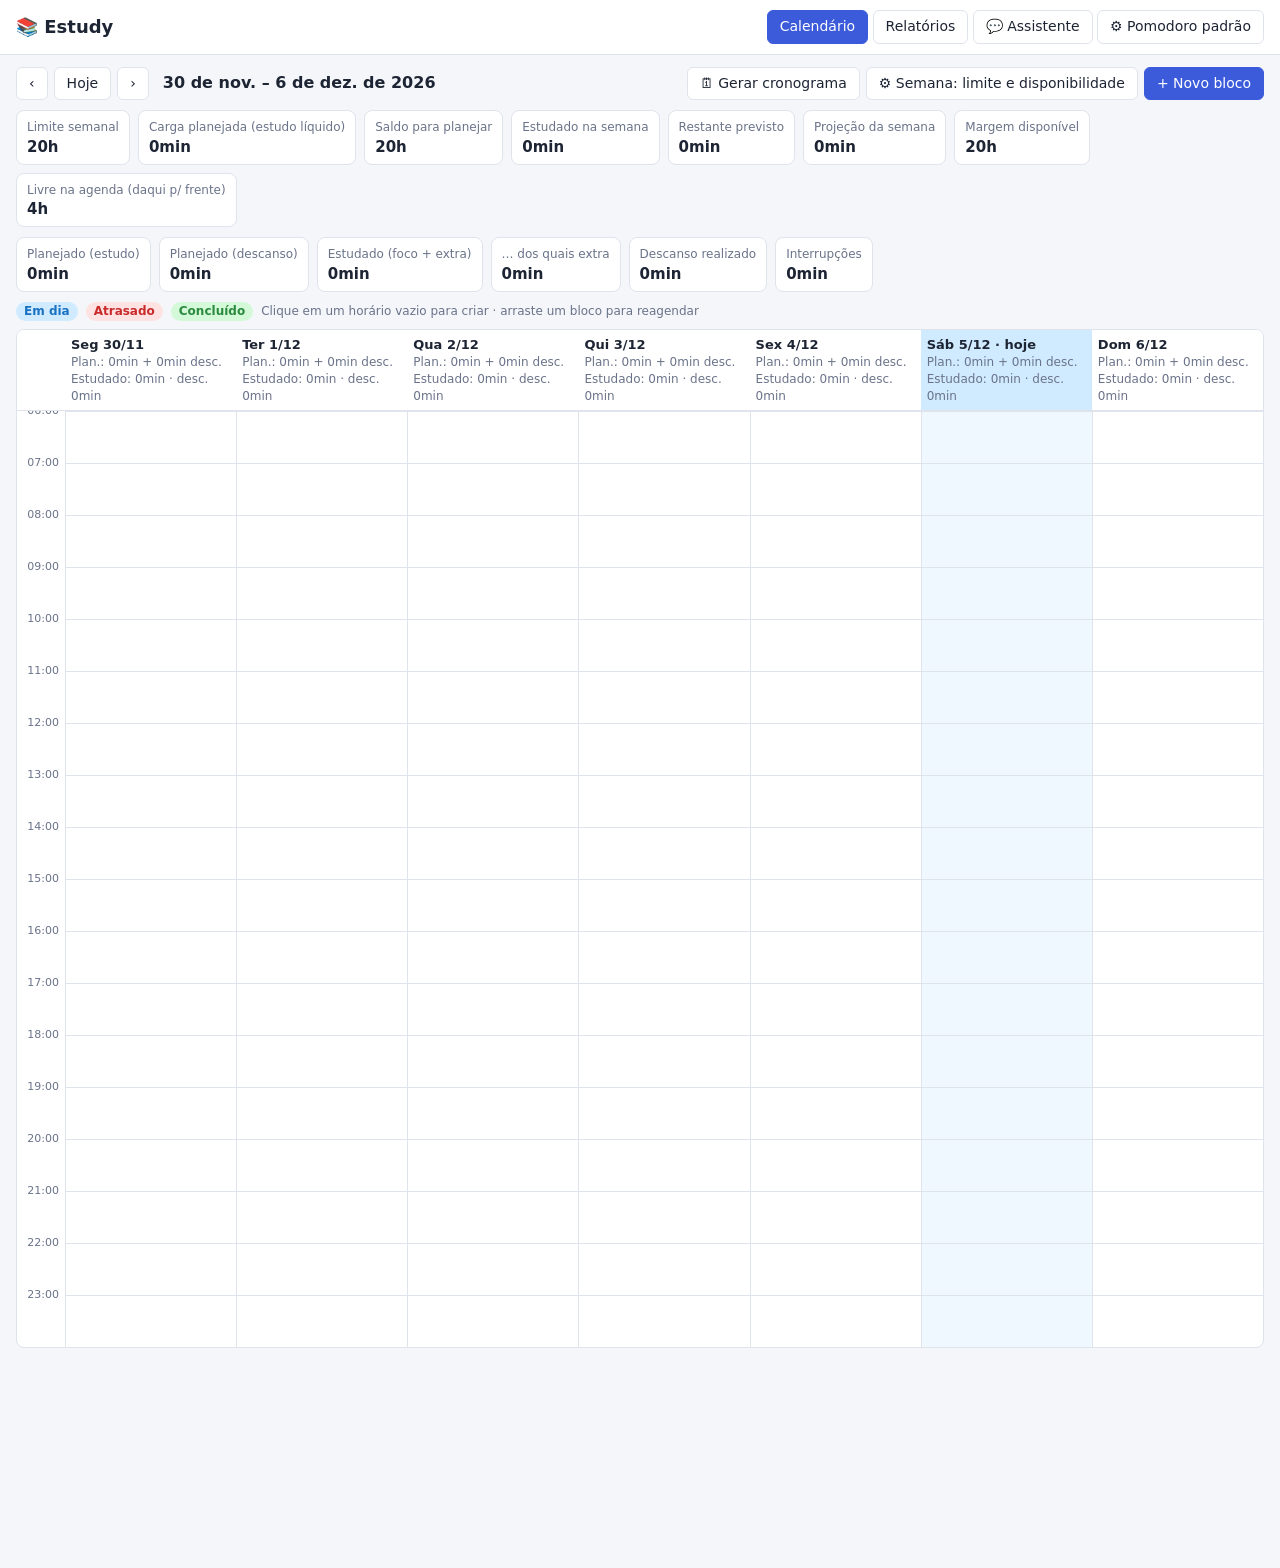
<file: index.html>
<!doctype html>
<html lang="pt-BR">
<head>
  <meta charset="utf-8">
  <meta name="viewport" content="width=device-width, initial-scale=1">
  <title>Estudy – Organização dos Estudos</title>
  <link rel="stylesheet" href="css/styles.css">
  <link rel="stylesheet" href="css/chat.css">
</head>
<body>
  <header class="topbar">
    <h1>📚 Estudy</h1>
    <nav>
      <button data-view="calendar" class="tab active">Calendário</button>
      <button data-view="reports" class="tab">Relatórios</button>
      <button id="btn-chat" class="tab">💬 Assistente</button>
      <button id="btn-settings" class="tab">⚙ Pomodoro padrão</button>
    </nav>
  </header>

  <div id="alert-banner" class="alert-banner" hidden role="alert"></div>

  <main>
    <section id="view-calendar">
      <div class="cal-toolbar">
        <div class="cal-nav">
          <button id="prev-week" aria-label="Semana anterior">‹</button>
          <button id="today-week">Hoje</button>
          <button id="next-week" aria-label="Próxima semana">›</button>
          <h2 id="week-title"></h2>
        </div>
        <div class="cal-nav"><button id="gen-schedule">🗓 Gerar cronograma</button><button id="week-config">⚙ Semana: limite e disponibilidade</button><button id="new-block" class="primary">+ Novo bloco</button></div>
      </div>
      <div id="capacity" class="summary capacity"></div>
      <div id="week-summary" class="summary"></div>
      <div class="legend">
        <span class="chip st-em_dia">Em dia</span><span class="chip st-atrasado">Atrasado</span><span class="chip st-concluido">Concluído</span>
        <span class="muted">Clique em um horário vazio para criar · arraste um bloco para reagendar</span>
      </div>
      <div id="calendar" class="calendar"></div>
    </section>

    <section id="view-reports" hidden>
      <form id="report-filters" class="filters">
        <label>Matéria <select id="f-subject"></select></label>
        <label>De <input type="date" id="f-from"></label>
        <label>Até <input type="date" id="f-to"></label>
        <label>Agrupar por
          <select id="f-group"><option value="subject">Matéria</option><option value="week">Semana</option></select>
        </label>
        <button type="button" id="f-clear">Limpar</button>
      </form>
      <div id="report"></div>
    </section>
  </main>

  <aside id="chat-drawer" class="chat-drawer" hidden></aside>
  <aside id="timer" class="timer" hidden></aside>

  <dialog id="dlg-block"></dialog>
  <dialog id="dlg-settings"></dialog>
  <dialog id="dlg-week"></dialog>
  <dialog id="dlg-schedule"></dialog>

  <script src="js/core.js"></script>
  <script src="js/capacity.js"></script>
  <script src="js/blockcheck.js"></script>
  <script src="js/scheduler.js"></script>
  <script src="js/commands.js"></script>
  <script src="js/chat.js"></script>
  <script src="js/app.js"></script>
</body>
</html>
</file>
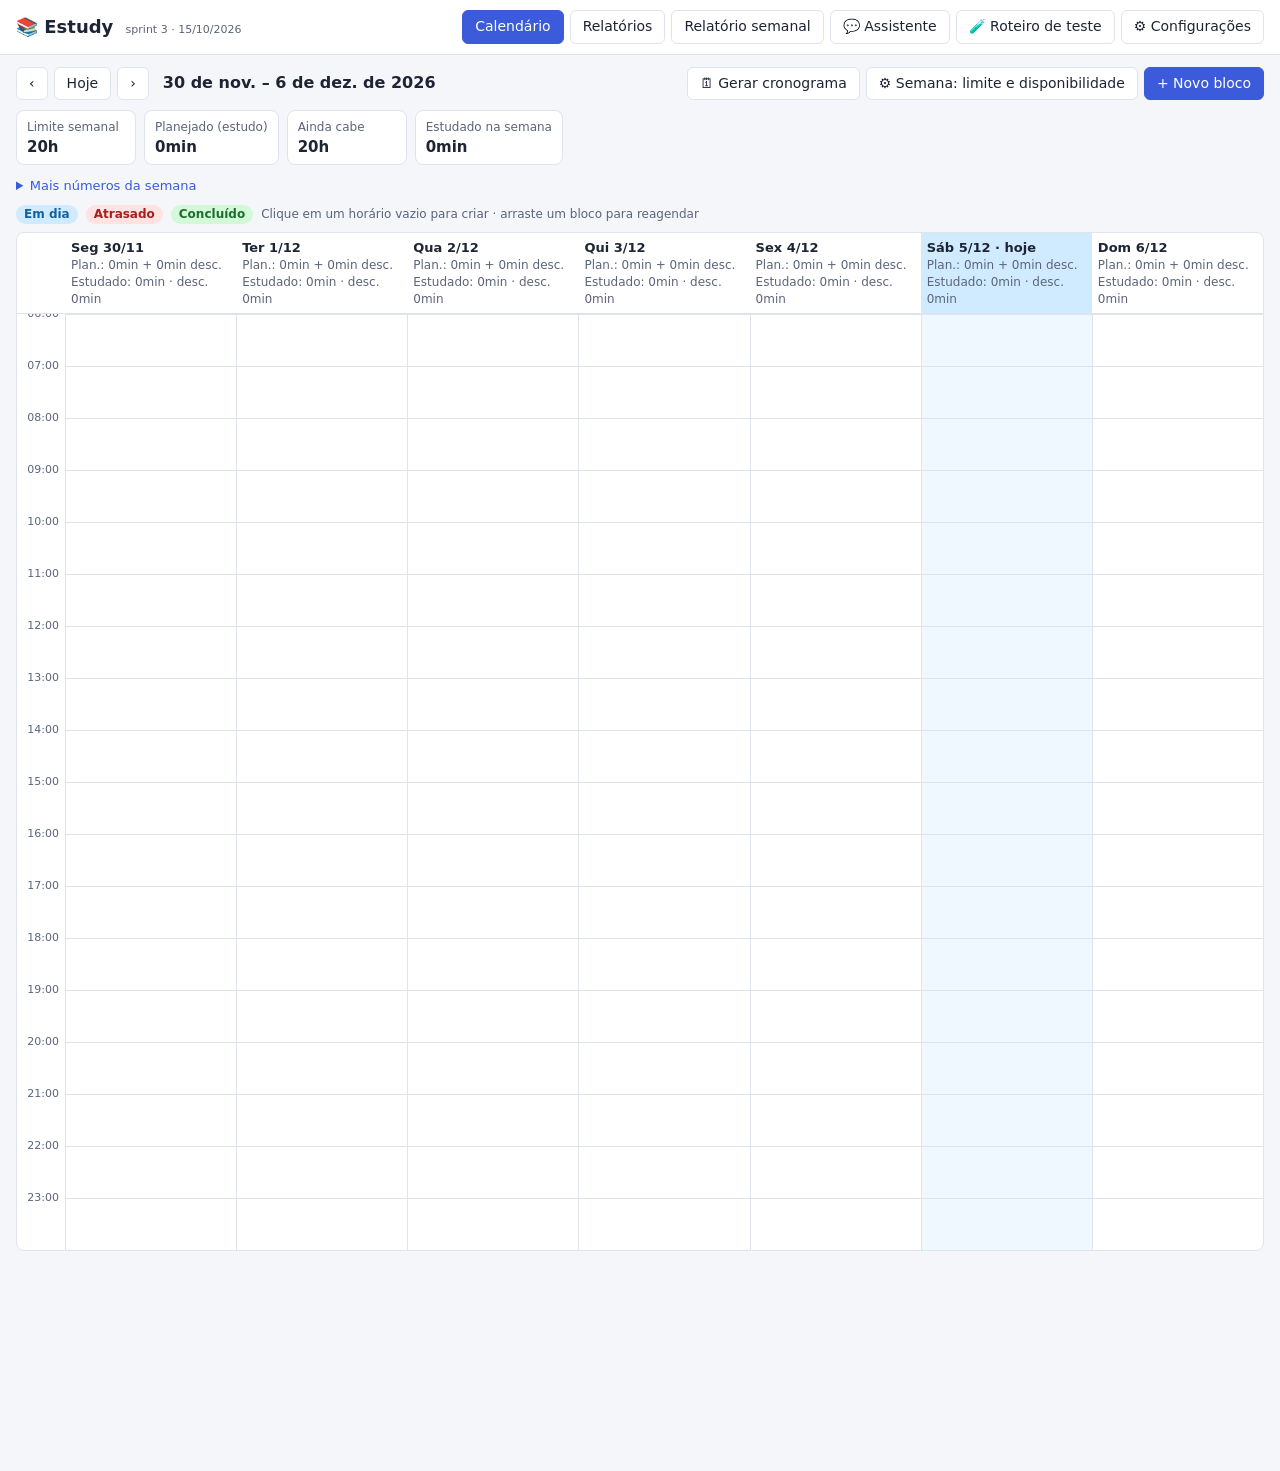
<file: estudy.html>
<!doctype html>
<html lang="pt-BR">
<head>
  <meta charset="utf-8">
  <meta name="viewport" content="width=device-width, initial-scale=1">
  <title>Estudy – Organização dos Estudos</title>
  <link rel="icon" href="data:,">
  <style>
:root {
  --bg: #f4f6fa; --surface: #fff; --text: #1d2433; --muted: #5b647a; --line: #dfe3ec; --accent: #3b5bdb; --accent-solid: #3b5bdb; --accent-text: #3b5bdb; --meta: #3d465c;
  --blue: #14609f; --blue-bg: #d0ebff; --red: #a61e1e; --red-bg: #ffe3e3; --green: #1d6e2e; --green-bg: #d3f9d8;
  --warn: #e67700; --hour: 52px;
}
@media (prefers-color-scheme: dark) {
  :root { --bg: #14171f; --surface: #1d222d; --text: #e6e9f0; --muted: #a6aec2; --line: #333a4a; --accent: #748ffc; --accent-solid: #4263eb; --accent-text: #b5c4ff; --meta: #c9d0e0;
    --blue: #74c0fc; --blue-bg: #1c3550; --red: #ffa8a8; --red-bg: #4a2327; --green: #8ce99a; --green-bg: #1f4128; --warn: #ffc078; }
}
* { box-sizing: border-box; }
body { margin: 0; font: 14px/1.4 system-ui, sans-serif; background: var(--bg); color: var(--text); }
button, input, select, textarea { font: inherit; color: inherit; }
button { background: var(--surface); border: 1px solid var(--line); border-radius: 6px; padding: 6px 12px; cursor: pointer; }
button:hover { border-color: var(--accent); }
button.primary { background: var(--accent-solid); color: #fff; border-color: var(--accent-solid); }
button.danger { color: var(--red); }
input, select, textarea { background: var(--surface); border: 1px solid var(--line); border-radius: 6px; padding: 6px 8px; width: 100%; }
.topbar { display: flex; justify-content: space-between; align-items: center; gap: 12px; flex-wrap: wrap; padding: 10px 16px; background: var(--surface); border-bottom: 1px solid var(--line); }
.topbar h1 { font-size: 18px; margin: 0; }
.tab.active { background: var(--accent-solid); color: #fff; border-color: var(--accent-solid); }
main { padding: 12px 16px 220px; }
.muted { color: var(--muted); font-size: 12px; }
.cal-toolbar { display: flex; justify-content: space-between; align-items: center; gap: 8px; flex-wrap: wrap; }
.cal-nav { display: flex; align-items: center; gap: 6px; }
.cal-nav h2 { font-size: 16px; margin: 0 8px; }
.summary { display: flex; gap: 8px; flex-wrap: wrap; margin: 10px 0; }
.stat { background: var(--surface); border: 1px solid var(--line); border-radius: 8px; padding: 6px 10px; }
.stat b { display: block; font-size: 15px; }
.legend { display: flex; gap: 8px; align-items: center; flex-wrap: wrap; margin-bottom: 8px; }
.chip { border-radius: 10px; padding: 1px 8px; font-size: 12px; font-weight: 600; }
.st-em_dia { background: var(--blue-bg); color: var(--blue); }
.st-atrasado { background: var(--red-bg); color: var(--red); }
.st-concluido { background: var(--green-bg); color: var(--green); }

.calendar { overflow-x: auto; background: var(--surface); border: 1px solid var(--line); border-radius: 8px; }
.cal-grid { display: grid; grid-template-columns: 48px repeat(7, minmax(120px, 1fr)); min-width: 900px; }
.cal-head { position: sticky; top: 0; z-index: 3; background: var(--surface); border-bottom: 1px solid var(--line); padding: 6px; font-size: 12px; }
.cal-head.today { background: var(--blue-bg); }
.cal-head .dname { font-weight: 700; font-size: 13px; }
.cal-head .totals { color: var(--muted); }
.gutter { position: relative; }
.gutter span { position: absolute; right: 6px; font-size: 11px; color: var(--muted); transform: translateY(-50%); }
.col { position: relative; border-left: 1px solid var(--line); cursor: cell;
  background-image: linear-gradient(var(--line) 1px, transparent 1px); background-size: 100% var(--hour); }
.col.today { background-color: color-mix(in srgb, var(--blue-bg) 35%, transparent); }
.col.dragover { outline: 2px dashed var(--accent); outline-offset: -2px; }
.now-line { position: absolute; left: 0; right: 0; height: 2px; background: var(--red); z-index: 2; pointer-events: none; }
.block { position: absolute; left: 3px; right: 3px; border-radius: 6px; padding: 3px 6px; overflow: hidden; cursor: pointer;
  border-left: 5px solid; font-size: 12px; z-index: 1; box-shadow: 0 1px 2px rgba(0,0,0,.15); }
.block.st-em_dia { background: var(--blue-bg); border-color: var(--blue); color: var(--text); }
.block.st-atrasado { background: var(--red-bg); border-color: var(--red); color: var(--text); }
.block.st-concluido { background: var(--green-bg); border-color: var(--green); color: var(--text); }
.block.conflict { outline: 2px solid var(--warn); }
.block.active { box-shadow: 0 0 0 2px var(--accent); }
.block b { display: block; white-space: nowrap; overflow: hidden; text-overflow: ellipsis; }
.block .meta { white-space: nowrap; overflow: hidden; text-overflow: ellipsis; color: var(--meta); }
.tag { font-weight: 700; font-size: 11px; }
.tag.run { color: var(--accent-text); }
.tag.warn { color: var(--warn); }

.filters { display: flex; gap: 10px; flex-wrap: wrap; align-items: end; margin-bottom: 12px; }
.filters label { display: grid; gap: 2px; font-size: 12px; color: var(--muted); }
table { width: 100%; border-collapse: collapse; background: var(--surface); border: 1px solid var(--line); }
th, td { padding: 6px 8px; border-bottom: 1px solid var(--line); text-align: right; white-space: nowrap; }
th:first-child, td:first-child, td.l, th.l { text-align: left; }
.table-wrap { overflow-x: auto; margin-bottom: 14px; }
tr.total td { font-weight: 700; background: var(--bg); }
tr.sub td { background: var(--bg); font-size: 13px; }
details.rep-blocks summary { cursor: pointer; color: var(--accent); }

dialog { border: 1px solid var(--line); border-radius: 10px; background: var(--surface); color: var(--text); padding: 16px; width: min(640px, 94vw); max-height: 92vh; overflow: auto; }
dialog::backdrop { background: rgba(0,0,0,.45); }
dialog h3 { margin-top: 0; }
.form-grid { display: grid; grid-template-columns: repeat(auto-fit, minmax(160px, 1fr)); gap: 10px; }
.form-grid label, .field { display: grid; gap: 2px; font-size: 12px; color: var(--muted); }
.form-grid .wide { grid-column: 1 / -1; }
fieldset { border: 1px solid var(--line); border-radius: 8px; margin: 12px 0; padding: 10px; }
legend { font-size: 12px; color: var(--muted); padding: 0 4px; }
.preview { background: var(--bg); border-radius: 8px; padding: 8px 10px; margin-top: 10px; }
.errors { color: var(--red); background: var(--red-bg); border-radius: 6px; padding: 6px 10px; margin: 8px 0; }
.errors:empty { display: none; }
.actions { display: flex; gap: 8px; justify-content: flex-end; flex-wrap: wrap; margin-top: 14px; }
.actions .left { margin-right: auto; display: flex; gap: 8px; flex-wrap: wrap; }

.timer { position: fixed; right: 12px; bottom: 12px; width: min(380px, calc(100vw - 24px)); background: var(--surface); border: 2px solid var(--accent);
  border-radius: 12px; padding: 12px 14px; box-shadow: 0 6px 24px rgba(0,0,0,.25); z-index: 10; }
.timer.rest { border-color: var(--green); }
.timer.extra { border-color: var(--warn); }
.timer .phase { font-weight: 700; text-transform: uppercase; font-size: 12px; letter-spacing: .05em; }
.timer .clock { font-size: 44px; font-weight: 700; font-variant-numeric: tabular-nums; line-height: 1.1; }
.timer .row { display: flex; gap: 6px; flex-wrap: wrap; margin-top: 8px; }
.timer .info { font-size: 12px; color: var(--muted); display: grid; gap: 1px; margin-top: 6px; }
.alert-banner { background: var(--warn); color: #000; padding: 10px 16px; font-weight: 700; display: flex; justify-content: space-between; align-items: center; gap: 12px; }
.alert-banner[hidden] { display: none; }

.stat.bad { border-color: var(--red); background: var(--red-bg); }
.cap-warn { flex-basis: 100%; background: var(--red-bg); color: var(--red); border-radius: 8px; padding: 6px 10px; font-weight: 600; }
.form-grid label.check { display: flex; gap: 6px; align-items: center; color: var(--text); }
.form-grid label.check input { width: auto; }

.chat-drawer { position: fixed; right: 12px; top: 64px; bottom: 12px; width: min(380px, calc(100vw - 24px)); z-index: 9; background: var(--surface);
  border: 1px solid var(--line); border-radius: 12px; padding: 10px; box-shadow: 0 6px 24px rgba(0,0,0,.2); display: flex; flex-direction: column; }
.chat-drawer[hidden] { display: none; }
body.has-timer .chat-drawer { bottom: 292px; }
@media (min-width: 1100px) { body.chat-open main { margin-right: 404px; } }
.chat-drawer.chat { height: auto; }

#dlg-schedule { width: min(860px, 96vw); }
.sched-row { display: grid; grid-template-columns: repeat(auto-fit, minmax(110px, 1fr)); gap: 6px; padding: 8px; border: 1px solid var(--line); border-radius: 8px; margin-bottom: 8px; }
.sched-row label { display: grid; gap: 2px; font-size: 11px; color: var(--muted); }
.sched-row .rm { align-self: end; }
.sched-out table td, .sched-out table th { padding: 4px 6px; }
.sched-out input[type=date], .sched-out input[type=time] { width: auto; }
.unplaced { background: var(--red-bg); color: var(--red); border-radius: 8px; padding: 6px 10px; margin: 6px 0; }

.block:focus-visible, button:focus-visible, .tab:focus-visible { outline: 3px solid var(--accent-text); outline-offset: 2px; }

/* ---- Sprint 1: cadastro enxuto, painel limpo, roteiro de teste ---- */
.topbar nav { display: flex; gap: 6px; flex-wrap: wrap; }
.topbar h1 small { font-size: 11px; font-weight: 400; margin-left: 6px; }
.form-grid.g2 { grid-template-columns: 1fr 1fr; }
@media (max-width: 560px) { .form-grid.g2 { grid-template-columns: 1fr; } }
.form-grid .wide { grid-column: 1 / -1; }
.pomo-box { margin-top: 10px; border: 1px solid var(--line); border-radius: 8px; padding: 8px 10px; }
.pomo-box summary { font-weight: 600; cursor: pointer; }
.actions.sticky { position: sticky; bottom: -16px; background: var(--surface); padding: 10px 0 4px; margin-top: 14px; border-top: 1px solid var(--line); z-index: 2; }
details.more { margin: 0 0 8px; }
details.more summary { cursor: pointer; color: var(--accent-text); font-size: 13px; padding: 2px 0; }
.stat { min-width: 120px; }
#banner-silence { margin-left: auto; }
.chat-drawer.guide { padding: 10px; overflow: auto; display: block; }
.tg { display: grid; gap: 8px; font-size: 13px; }
.tg-head { display: flex; justify-content: space-between; align-items: center; gap: 8px; }
.tg-progress { height: 8px; background: var(--line); border-radius: 6px; overflow: hidden; }
.tg-bar { height: 100%; background: var(--accent-solid); transition: width .2s; }
.tg-sum { font-weight: 600; }
.tg-actions { display: flex; gap: 6px; flex-wrap: wrap; }
.tg-copied { color: var(--green); min-height: 1.2em; font-weight: 600; }
.tg-part { border: 1px solid var(--line); border-radius: 8px; padding: 6px 8px; }
.tg-part > summary { cursor: pointer; font-weight: 600; }
.tg-item { border-top: 1px dashed var(--line); padding: 8px 0; display: grid; gap: 4px; }
.tg-item.ok { background: color-mix(in srgb, var(--green-bg) 55%, transparent); }
.tg-item.fail { background: color-mix(in srgb, var(--red-bg) 55%, transparent); }
.tg-btns { display: flex; gap: 6px; flex-wrap: wrap; }
.tg-btns button { padding: 4px 10px; }
.tg-btns .on-ok { background: var(--green-bg); color: var(--green); border-color: var(--green); font-weight: 700; }
.tg-btns .on-fail { background: var(--red-bg); color: var(--red); border-color: var(--red); font-weight: 700; }
.tg-part input, .tg-part textarea, .tg-part select { margin: 4px 0; }
.tg-note { display: flex; justify-content: space-between; gap: 6px; align-items: flex-start; border-top: 1px dashed var(--line); padding: 4px 0; }
.chat-drawer.guide[hidden], .chat-drawer[hidden] { display: none !important; }

/* ---- Regra de conflito ---- */
.block.pending { background: #ffe8cc; border-color: #e8590c; color: var(--text); outline: 2px dashed #e8590c; outline-offset: -2px; }
.block.pending .meta { color: #5f3b00; }
.block.pending .tag { color: #a43e00; font-weight: 700; }
@media (prefers-color-scheme: dark) { .block.pending { background: #4a2d0a; } .block.pending .meta { color: #ffd8a8; } .block.pending .tag { color: #ffc078; } }
.chip.pend { background: #ffe8cc; color: #a43e00; }
#dlg-conflict { width: min(520px, 94vw); border: 2px solid #e8590c; }
.conflict-box h3 { margin: 0 0 8px; }
.conflict-box p { margin: 6px 0; }
.conflict-q { font-weight: 700; margin-top: 12px; }
.conflict-actions { display: grid; gap: 8px; margin-top: 10px; }
.conflict-actions button { padding: 10px 12px; font-weight: 700; text-align: center; }
.conflict-actions button:disabled { opacity: .5; cursor: not-allowed; }
.conflict-why { color: var(--red); font-size: 13px; }

/* ---- Modo foco: cronômetro em tela cheia, resto do app travado ---- */
body.focus-mode { overflow: hidden; }
body.focus-mode #timer { position: fixed; inset: 0; width: auto; max-width: none; border: 0; border-radius: 0; z-index: 50; box-shadow: none;
  display: flex; flex-direction: column; align-items: center; justify-content: center; text-align: center; padding: 24px; background: var(--bg); gap: 6px; }
body.focus-mode #timer.rest { background: color-mix(in srgb, var(--green-bg) 55%, var(--bg)); }
body.focus-mode #timer.extra { background: color-mix(in srgb, var(--warn) 16%, var(--bg)); }
body.focus-mode #timer #t-block { font-size: clamp(16px, 2.4vw, 24px); }
body.focus-mode #timer .phase { font-size: clamp(16px, 2.6vw, 28px); }
body.focus-mode #timer .clock { font-size: clamp(80px, 24vw, 260px); line-height: 1; }
body.focus-mode #timer .row { justify-content: center; margin-top: 18px; gap: 10px; }
body.focus-mode #timer .row button { font-size: clamp(15px, 1.8vw, 20px); padding: 12px 22px; }
body.focus-mode #timer .info { align-items: center; font-size: clamp(12px, 1.4vw, 16px); margin-top: 14px; }
body.focus-mode #timer .t-next { color: var(--muted); font-size: clamp(13px, 1.6vw, 18px); }
body.focus-mode .alert-banner:not([hidden]) { position: fixed; top: 0; left: 0; right: 0; z-index: 70; }
.t-bar { width: min(640px, 80vw); height: 10px; background: var(--line); border-radius: 8px; overflow: hidden; margin: 8px auto 0; }
#t-fill { height: 100%; width: 0; background: var(--accent-solid); transition: width .4s linear; }
#t-fill.rest { background: var(--green); }
#t-fill.extra { background: var(--warn); }

</style>
  <style>
/* Painel do chat. Usa as variáveis de cor do app (com valores de reserva) e só estiliza .chat. */
.chat { display: flex; flex-direction: column; gap: 8px; min-height: 0; height: 100%; font-size: 14px; color: var(--text, #1d2433); }
.chat-head { display: flex; justify-content: space-between; align-items: center; gap: 8px; flex-wrap: wrap; }
.chat-head button { font-size: 12px; padding: 3px 8px; }
.chat-head button:disabled { opacity: .5; cursor: default; }
.chat-banner { background: var(--red-bg, #ffe3e3); color: var(--red, #c92a2a); border-radius: 8px; padding: 8px 10px; font-size: 13px; }
.chat-banner[hidden] { display: none; }
.chat-list { flex: 1; min-height: 120px; overflow-y: auto; display: flex; flex-direction: column; gap: 6px; padding: 4px 2px; }
.chat-msg { max-width: 92%; padding: 6px 10px; border-radius: 10px; line-height: 1.4; overflow-wrap: anywhere; }
.chat-user { align-self: flex-end; background: var(--accent-solid, #3b5bdb); color: #fff; }
.chat-assistant { align-self: flex-start; background: var(--surface, #fff); border: 1px solid var(--line, #dfe3ec); }
.chat-system { align-self: flex-start; background: var(--bg, #f4f6fa); border: 1px dashed var(--line, #dfe3ec); color: var(--muted, #6a7389); font-size: 13px; }
.chat-card { align-self: stretch; background: var(--surface, #fff); border: 1px solid var(--accent, #3b5bdb); border-radius: 10px; padding: 8px 10px; }
.chat-card.done { opacity: .6; border-color: var(--line, #dfe3ec); }
.chat-card p { margin: 6px 0; }
.chat-card-title { font-weight: 700; font-size: 13px; margin-bottom: 4px; }
.chat-card ul { margin: 4px 0; padding-left: 18px; }
.chat-warn { color: var(--warn, #e67700); }
.chat-conf { color: var(--red, #c92a2a); }
.chat-cap, .chat-info { color: var(--muted, #6a7389); font-size: 12px; }
.chat-day { font-size: 13px; margin: 2px 0; }
.chat-actions { display: flex; gap: 6px; flex-wrap: wrap; margin-top: 6px; }
.chat-actions button:disabled { opacity: .5; cursor: default; }
.chat-form { display: flex; gap: 6px; align-items: flex-end; }
.chat-input { flex: 1; resize: vertical; min-height: 40px; max-height: 140px; }
.chat-form button { align-self: stretch; }

</style>
</head>
<body>
  <header class="topbar">
    <h1>📚 Estudy <small id="app-version" class="muted"></small></h1>
    <nav>
      <button data-view="calendar" class="tab active">Calendário</button>
      <button data-view="reports" class="tab">Relatórios</button>
      <button data-view="weekly" class="tab" id="tab-weekly">Relatório semanal</button>
      <button id="btn-chat" class="tab">💬 Assistente</button>
      <button id="btn-guide" class="tab">🧪 Roteiro de teste</button>
      <button id="btn-settings" class="tab">⚙ Configurações</button>
    </nav>
  </header>

  <div id="alert-banner" class="alert-banner" hidden role="alert"></div>

  <main>
    <section id="view-calendar">
      <div class="cal-toolbar">
        <div class="cal-nav">
          <button id="prev-week" aria-label="Semana anterior">‹</button>
          <button id="today-week">Hoje</button>
          <button id="next-week" aria-label="Próxima semana">›</button>
          <h2 id="week-title"></h2>
        </div>
        <div class="cal-nav"><button id="gen-schedule">🗓 Gerar cronograma</button><button id="week-config">⚙ Semana: limite e disponibilidade</button><button id="new-block" class="primary">+ Novo bloco</button></div>
      </div>
      <div id="capacity" class="summary capacity"></div>
      <details class="more"><summary>Mais números da semana</summary>
        <div id="capacity-more" class="summary"></div>
        <div id="week-summary" class="summary"></div>
      </details>
      <div class="legend">
        <span class="chip st-em_dia">Em dia</span><span class="chip st-atrasado">Atrasado</span><span class="chip st-concluido">Concluído</span>
        <span class="muted">Clique em um horário vazio para criar · arraste um bloco para reagendar</span>
      </div>
      <div id="calendar" class="calendar"></div>
    </section>

    <section id="view-weekly" hidden>
      <div class="filters"><label>Semana <select id="w-week"></select></label><button type="button" id="w-refresh">Atualizar relatório</button>
        <span class="muted" id="w-meta"></span></div>
      <div id="weekly"></div>
    </section>

    <section id="view-reports" hidden>
      <form id="report-filters" class="filters">
        <label>Matéria <select id="f-subject"></select></label>
        <label>De <input type="date" id="f-from"></label>
        <label>Até <input type="date" id="f-to"></label>
        <label>Agrupar por
          <select id="f-group"><option value="subject">Matéria</option><option value="week">Semana</option></select>
        </label>
        <button type="button" id="f-clear">Limpar</button>
      </form>
      <div id="report"></div>
    </section>
  </main>

  <aside id="chat-drawer" class="chat-drawer" hidden></aside>
  <aside id="guide-drawer" class="chat-drawer guide" hidden aria-label="Roteiro de teste"></aside>
  <aside id="timer" class="timer" hidden></aside>

  <dialog id="dlg-block"></dialog>
  <dialog id="dlg-settings"></dialog>
  <dialog id="dlg-week"></dialog>
  <dialog id="dlg-schedule"></dialog>
  <dialog id="dlg-pick"></dialog>
  <dialog id="dlg-conflict"></dialog>

  <script>
/* Regras de negócio do MVP-ESTUDY (sem acesso a DOM ou storage, para ser testável em Node). */
(function (root, factory) {
  if (typeof module === 'object' && module.exports) module.exports = factory();
  else root.Core = factory();
})(typeof self !== 'undefined' ? self : this, function () {
  const MIN = 60000;
  const DEFAULT_CONFIG = { focusMin: 25, shortMin: 5, longEvery: 4, longMin: 15 };

  /* ---------- datas e horas ---------- */
  const pad = (n) => String(n).padStart(2, '0');
  const isoDate = (d) => `${d.getFullYear()}-${pad(d.getMonth() + 1)}-${pad(d.getDate())}`;
  const parseDate = (s) => { const [y, m, d] = s.split('-').map(Number); return new Date(y, m - 1, d); };
  /** Data real no formato YYYY-MM-DD (rejeita 2026-02-31) e hora real HH:MM (rejeita 12:75). */
  const okDate = (s) => typeof s === 'string' && /^\d{4}-\d{2}-\d{2}$/.test(s) && isoDate(parseDate(s)) === s;
  const okTime = (s) => typeof s === 'string' && /^([01]\d|2[0-3]):[0-5]\d$/.test(s);
  const toMin = (hhmm) => { const [h, m] = hhmm.split(':').map(Number); return h * 60 + m; };
  const fromMin = (min) => `${pad(Math.floor(min / 60))}:${pad(min % 60)}`;
  const addDays = (d, n) => { const r = new Date(d); r.setDate(r.getDate() + n); return r; };
  function mondayOf(d) {
    const r = new Date(d.getFullYear(), d.getMonth(), d.getDate());
    r.setDate(r.getDate() - ((r.getDay() + 6) % 7));
    return r;
  }
  /** Data/hora local a partir de 'YYYY-MM-DD' + minutos desde 00:00 (aceita 1440 = meia-noite seguinte). */
  const atMinutes = (dateStr, min) => { const d = parseDate(dateStr); d.setMinutes(min); return d; };

  function fmtDur(ms) {
    const totalMin = Math.round(ms / MIN);
    if (totalMin < 60) return `${totalMin}min`;
    const h = Math.floor(totalMin / 60), m = totalMin % 60;
    return m ? `${h}h ${pad(m)}min` : `${h}h`;
  }
  function fmtClock(ms) {
    const s = Math.max(0, Math.floor(ms / 1000));
    const h = Math.floor(s / 3600), m = Math.floor((s % 3600) / 60), sec = s % 60;
    return h ? `${h}:${pad(m)}:${pad(sec)}` : `${pad(m)}:${pad(sec)}`;
  }

  /* ---------- configuração do pomodoro ---------- */
  function validateConfig(c) {
    const errors = [];
    const chk = (v, label) => { if (!Number.isInteger(v) || v < 1) errors.push(`${label}: informe um número inteiro maior que zero.`); };
    chk(c.focusMin, 'Duração do pomodoro');
    chk(c.shortMin, 'Pausa curta');
    chk(c.longEvery, 'Pomodoros até a pausa longa');
    chk(c.longMin, 'Pausa longa');
    return errors;
  }

  /* ---------- planejamento por pomodoros ---------- */
  /** Pausa após o pomodoro i (1-based): longa a cada `longEvery`, curta nos demais; nenhuma após o último. */
  function breaksFor(estimated, cfg) {
    const out = [];
    for (let i = 1; i < estimated; i++) out.push(i % cfg.longEvery === 0 ? 'long' : 'short');
    return out;
  }
  function planBlock(estimated, cfg) {
    const breaks = breaksFor(estimated, cfg);
    const studyMin = estimated * cfg.focusMin;
    const restMin = breaks.reduce((s, b) => s + (b === 'long' ? cfg.longMin : cfg.shortMin), 0);
    return { studyMin, restMin, totalMin: studyMin + restMin, breaks };
  }
  function blockSpan(block) {
    const p = planBlock(block.estimated, block.config);
    const startMin = toMin(block.start);
    return { ...p, startMin, endMin: startMin + p.totalMin };
  }
  /** Horário de início + duração total; avisa quando passa da meia-noite. */
  function validateBlockPlan(b) {
    const errors = [];
    if (!b.subject || !b.subject.trim()) errors.push('Informe a matéria.');
    if (!b.title || !b.title.trim()) errors.push('Informe o assunto ou título.');
    if (!okDate(b.date)) errors.push('Informe um dia válido para o estudo.');
    if (!okTime(b.start)) errors.push('Informe um horário de início válido (HH:MM).');
    if (!Number.isInteger(b.estimated) || b.estimated < 1) errors.push('A estimativa deve ser um número inteiro de pomodoros (mínimo 1).');
    errors.push(...validateConfig(b.config));
    if (!errors.length && blockSpan(b).endMin > 1440) errors.push('O bloco ultrapassa a meia-noite; ajuste o horário ou a quantidade de pomodoros.');
    return errors;
  }

  /* ---------- situação do bloco ---------- */
  function blockStatus(block, now) {
    if (block.completed) return 'concluido';
    const end = atMinutes(block.date, blockSpan(block).endMin);
    return now.getTime() > end.getTime() ? 'atrasado' : 'em_dia';
  }
  const STATUS_LABEL = { concluido: 'Concluído', atrasado: 'Atrasado', em_dia: 'Em dia' };

  /* ---------- resultados (questões e acertos) ---------- */
  /** Converte entrada de formulário: vazio => null (não preenchido); 0 é um valor válido. */
  function parseCount(raw) {
    if (raw === null || raw === undefined || (typeof raw === 'string' && raw.trim() === '')) return { value: null };
    if (typeof raw === 'number') return Number.isInteger(raw) && raw >= 0 ? { value: raw } : { error: true };
    return /^\d+$/.test(raw.trim()) ? { value: Number(raw.trim()) } : { error: true };
  }
  function validateResult(rawQuestions, rawHits) {
    const errors = [];
    const q = parseCount(rawQuestions), h = parseCount(rawHits);
    if (q.error) errors.push('Questões respondidas: use apenas números inteiros não negativos.');
    if (h.error) errors.push('Acertos: use apenas números inteiros não negativos.');
    if (!errors.length) {
      if (h.value !== null && q.value === null) errors.push('Informe as questões respondidas antes dos acertos.');
      else if (h.value !== null && h.value > q.value) errors.push('Os acertos não podem superar as questões respondidas.');
    }
    return { errors, questions: q.value ?? null, hits: h.value ?? null };
  }
  function accuracy(block) {
    const q = block.questions, h = block.hits;
    if (q === null || q === undefined || q === 0) return { kind: 'none', label: 'Sem questões registradas' };
    if (h === null || h === undefined) return { kind: 'pending', label: 'Resultado pendente' };
    const rate = (h * 100) / q;
    return { kind: 'value', rate, errors: q - h, label: `${rate.toFixed(1).replace('.', ',')}%` };
  }

  /* ---------- totais de tempo realizado ---------- */
  const zeroTotals = () => ({ focusMs: 0, extraMs: 0, restMs: 0, interruptMs: 0, studyMs: 0 });
  function totalsOfSegments(segments) {
    const t = zeroTotals();
    for (const s of segments) {
      if (s.type === 'focus') t.focusMs += s.ms;
      else if (s.type === 'extra') t.extraMs += s.ms;
      else if (s.type === 'rest') t.restMs += s.ms;
      else if (s.type === 'interruption') t.interruptMs += s.ms;
    }
    t.studyMs = t.focusMs + t.extraMs;
    return t;
  }
  function addTotals(a, b) {
    return { focusMs: a.focusMs + b.focusMs, extraMs: a.extraMs + b.extraMs, restMs: a.restMs + b.restMs,
      interruptMs: a.interruptMs + b.interruptMs, studyMs: a.studyMs + b.studyMs };
  }
  function sessionsTotals(sessions) {
    return (sessions || []).reduce((acc, s) => addTotals(acc, s.totals), zeroTotals());
  }
  function sessionsPomodoros(sessions) {
    let complete = 0, partial = 0;
    for (const s of sessions || []) { complete += s.completedPomodoros; partial += s.partialCycles; }
    return { complete, partial };
  }

  /* ---------- cronômetro (máquina de estados baseada em timestamps) ----------
   * phase: focus | extra | short | long.  state: running | paused | awaiting.
   * 'awaiting' = pausa terminou e o próximo foco só começa por ação do usuário (nada é contado).
   * O tempo decorrido é sempre derivado de Date.now(), então aba em segundo plano ou reload não alteram a contagem. */
  const isBreak = (p) => p === 'short' || p === 'long';

  function startSession(blockId, cfg, nowMs, id) {
    return {
      id: id || `s${nowMs}`, blockId, cfg: { ...cfg }, startedAt: nowMs,
      phase: 'focus', state: 'running', phaseMs: 0, since: nowMs, pausedSince: null,
      pomo: 1, completed: 0, lastBreakAt: 0, segments: [],
      cycles: [{ n: 1, focusMs: 0, extraMs: 0, complete: false }],
      alert: null, alertSeq: 0, alertAck: 0,
    };
  }
  function elapsed(s, nowMs) { return s.phaseMs + (s.state === 'running' ? Math.max(0, nowMs - s.since) : 0); }
  const phaseDuration = (s) => (s.phase === 'focus' ? s.cfg.focusMin : s.phase === 'short' ? s.cfg.shortMin : s.cfg.longMin) * MIN;
  const curCycle = (s) => s.cycles[s.cycles.length - 1];
  function raise(s, type) { s.alertSeq += 1; s.alert = type; }
  function pushSeg(s, type, ms, pomodoro) { if (ms > 0) s.segments.push({ type, ms, pomodoro }); }

  /** Aplica as transições automáticas (foco -> tempo extra, fim de pausa -> aguardando). Retorna true se mudou. */
  function advance(s, nowMs) {
    if (s.state !== 'running') return false;
    let changed = false;
    if (s.phase === 'focus') {
      const f = s.cfg.focusMin * MIN;
      if (elapsed(s, nowMs) >= f) {
        const crossAt = s.since + (f - s.phaseMs);
        pushSeg(s, 'focus', f, s.pomo);
        const c = curCycle(s); c.focusMs = f; c.complete = true;
        s.completed += 1;
        s.phase = 'extra'; s.phaseMs = 0; s.since = crossAt;
        raise(s, 'focus_end');
        changed = true;
      }
    } else if (isBreak(s.phase)) {
      const d = phaseDuration(s);
      if (elapsed(s, nowMs) >= d) {
        pushSeg(s, 'rest', d, s.pomo);
        s.state = 'awaiting'; s.phaseMs = 0; s.since = null;
        raise(s, 'break_end');
        changed = true;
      }
    }
    return changed;
  }

  /** Fecha o período corrente gravando o segmento; não altera a fase. */
  function closePhase(s, nowMs) {
    const el = elapsed(s, nowMs);
    if (s.phase === 'focus') {
      pushSeg(s, 'focus', el, s.pomo);
      const c = curCycle(s); c.focusMs = el; // < foco configurado => ciclo parcial
    } else if (s.phase === 'extra') {
      pushSeg(s, 'extra', el, s.pomo);
      curCycle(s).extraMs += el;
    } else if (s.state !== 'awaiting') {
      pushSeg(s, 'rest', Math.min(el, phaseDuration(s)), s.pomo);
    }
    s.phaseMs = 0; s.since = null;
  }
  function settleInterruption(s, nowMs) {
    if (s.state === 'paused' && s.pausedSince != null && (s.phase === 'focus' || s.phase === 'extra')) {
      pushSeg(s, 'interruption', Math.max(0, nowMs - s.pausedSince), s.pomo);
    }
    s.pausedSince = null;
  }

  function pause(s, nowMs) {
    advance(s, nowMs);
    if (s.state !== 'running') return s;
    s.phaseMs = elapsed(s, nowMs); s.since = null; s.state = 'paused'; s.pausedSince = nowMs;
    return s;
  }
  function resume(s, nowMs) {
    if (s.state !== 'paused') return s;
    settleInterruption(s, nowMs);
    s.state = 'running'; s.since = nowMs;
    return s;
  }
  function nextBreakKind(s) {
    return s.completed > 0 && s.completed % s.cfg.longEvery === 0 && s.lastBreakAt !== s.completed ? 'long' : 'short';
  }
  function canStartBreak(s) { return !isBreak(s.phase) && (s.state === 'running' || s.state === 'paused'); }
  function startBreak(s, nowMs) {
    advance(s, nowMs);
    if (!canStartBreak(s)) return s;
    settleInterruption(s, nowMs);
    if (s.state === 'paused') { s.state = 'running'; s.since = nowMs; } // phaseMs já guarda o acumulado
    closePhase(s, nowMs);
    const kind = nextBreakKind(s);
    s.lastBreakAt = s.completed;
    s.phase = kind; s.phaseMs = 0; s.since = nowMs; s.state = 'running';
    return s;
  }
  /** Inicia (ou retoma após pausa) um novo período de foco, sempre por ação do usuário. */
  function startFocus(s, nowMs) {
    advance(s, nowMs);
    if (!isBreak(s.phase)) return s;
    if (s.state === 'paused') { s.state = 'running'; s.since = nowMs; }
    closePhase(s, nowMs);
    s.pomo += 1;
    s.cycles.push({ n: s.pomo, focusMs: 0, extraMs: 0, complete: false });
    s.phase = 'focus'; s.phaseMs = 0; s.since = nowMs; s.state = 'running';
    return s;
  }
  /** Encerra e devolve o registro da sessão a ser salvo no bloco. */
  function finishSession(s, nowMs) {
    advance(s, nowMs);
    settleInterruption(s, nowMs);
    closePhase(s, nowMs);
    const cycles = s.cycles.filter((c) => c.focusMs > 0);
    return {
      id: s.id, startedAt: s.startedAt, endedAt: nowMs, cfg: s.cfg,
      segments: s.segments, cycles,
      totals: totalsOfSegments(s.segments),
      completedPomodoros: cycles.filter((c) => c.complete).length,
      partialCycles: cycles.filter((c) => !c.complete).length,
    };
  }
  /** Totais da sessão em andamento, incluindo o período aberto (sem alterar a sessão). */
  function liveTotals(s, nowMs) {
    const t = totalsOfSegments(s.segments);
    const el = elapsed(s, nowMs);
    if (s.phase === 'focus') t.focusMs += Math.min(el, s.cfg.focusMin * MIN);
    else if (s.phase === 'extra') t.extraMs += el;
    else if (s.state !== 'awaiting') t.restMs += Math.min(el, phaseDuration(s));
    if (s.state === 'paused' && s.pausedSince != null && (s.phase === 'focus' || s.phase === 'extra')) {
      t.interruptMs += Math.max(0, nowMs - s.pausedSince);
    }
    t.studyMs = t.focusMs + t.extraMs;
    return t;
  }

  /* ---------- sobreposições e invasão por tempo extra ---------- */
  /** Retorna { [blockId]: [mensagens] }. Usa o término real (último estudo do dia) quando ultrapassa o previsto. */
  function findConflicts(blocks, session, nowMs) {
    const out = {};
    const add = (id, msg) => { (out[id] = out[id] || []).push(msg); };
    const byDay = {};
    for (const b of blocks) (byDay[b.date] = byDay[b.date] || []).push(b);
    for (const day of Object.keys(byDay)) {
      const list = byDay[day].map((b) => {
        const sp = blockSpan(b);
        let realEnd = sp.endMin;
        const ends = (b.sessions || []).map((x) => x.endedAt);
        if (session && session.blockId === b.id) ends.push(nowMs);
        for (const e of ends) {
          const d = new Date(e);
          if (isoDate(d) === day) realEnd = Math.max(realEnd, d.getHours() * 60 + d.getMinutes());
        }
        return { b, start: sp.startMin, end: sp.endMin, realEnd };
      });
      for (let i = 0; i < list.length; i++) {
        for (let j = i + 1; j < list.length; j++) {
          const a = list[i], c = list[j];
          if (a.start < c.end && c.start < a.end) {
            add(a.b.id, `Sobrepõe "${c.b.title}" (${fromMin(c.start)}–${fromMin(c.end)})`);
            add(c.b.id, `Sobrepõe "${a.b.title}" (${fromMin(a.start)}–${fromMin(a.end)})`);
          }
        }
      }
      for (const a of list) {
        if (a.realEnd <= a.end) continue;
        for (const c of list) {
          if (c === a || c.start < a.end || c.start >= a.realEnd) continue;
          add(a.b.id, `O estudo real (até ${fromMin(a.realEnd)}) invadiu o início de "${c.b.title}" (${fromMin(c.start)})`);
          add(c.b.id, `Início invadido pelo estudo de "${a.b.title}"`);
        }
      }
    }
    return out;
  }

  /* ---------- relatórios ---------- */
  function blockRealized(block, session, nowMs) {
    let t = sessionsTotals(block.sessions);
    if (session && session.blockId === block.id) t = addTotals(t, liveTotals(session, nowMs));
    return t;
  }
  /**
   * Consolida blocos por matéria (ou semana). Taxa geral = soma dos acertos / soma das questões
   * dos blocos com resultado preenchido (nunca a média das taxas).
   */
  function consolidate(blocks, opts, now, session) {
    const { subject = '', from = '', to = '', groupBy = 'subject' } = opts || {};
    const nowMs = now.getTime();
    const sel = blocks.filter((b) => (!subject || b.subject === subject) && (!from || b.date >= from) && (!to || b.date <= to));
    const mk = (key) => ({
      key, blocks: [], plannedStudyMin: 0, plannedRestMin: 0, plannedTotalMin: 0,
      totals: zeroTotals(), pomodoros: { complete: 0, partial: 0 },
      questions: 0, questionsWithResult: 0, hits: 0, errors: 0, pendingResults: 0,
      status: { concluido: 0, atrasado: 0, em_dia: 0 }, overrun: 0,
    });
    const groups = new Map();
    const total = mk('Total');
    const feed = (g, b) => {
      const sp = blockSpan(b), real = blockRealized(b, session, nowMs), pom = sessionsPomodoros(b.sessions);
      g.blocks.push(b);
      g.plannedStudyMin += sp.studyMin; g.plannedRestMin += sp.restMin; g.plannedTotalMin += sp.totalMin;
      g.totals = addTotals(g.totals, real);
      g.pomodoros.complete += pom.complete; g.pomodoros.partial += pom.partial;
      g.status[blockStatus(b, now)] += 1;
      if (real.studyMs > sp.studyMin * MIN) g.overrun += 1;
      const acc = accuracy(b);
      if (acc.kind === 'value') { g.questions += b.questions; g.questionsWithResult += b.questions; g.hits += b.hits; g.errors += acc.errors; }
      else if (acc.kind === 'pending') { g.questions += b.questions; g.pendingResults += 1; }
    };
    for (const b of sel) {
      const key = groupBy === 'week' ? isoDate(mondayOf(parseDate(b.date))) : b.subject;
      if (!groups.has(key)) groups.set(key, mk(key));
      feed(groups.get(key), b); feed(total, b);
    }
    const fin = (g) => { g.rate = g.questionsWithResult > 0 ? (g.hits * 100) / g.questionsWithResult : null; return g; };
    const rows = [...groups.values()].map(fin).sort((a, b) => (a.key < b.key ? -1 : 1));
    return { rows, total: fin(total), blocks: sel };
  }

  return {
    MIN, DEFAULT_CONFIG, pad, isoDate, parseDate, okDate, okTime, toMin, fromMin, addDays, mondayOf, atMinutes, fmtDur, fmtClock,
    validateConfig, breaksFor, planBlock, blockSpan, validateBlockPlan, blockStatus, STATUS_LABEL,
    parseCount, validateResult, accuracy, totalsOfSegments, addTotals, sessionsTotals, sessionsPomodoros, zeroTotals,
    startSession, elapsed, advance, pause, resume, startBreak, startFocus, finishSession, liveTotals,
    canStartBreak, nextBreakKind, isBreak, phaseDuration, findConflicts, blockRealized, consolidate,
  };
});

</script>
  <script>
/* Alarme do cronômetro: som forte e repetido (tipo despertador), notificação do sistema e título piscando.
 * Pensado para você perceber o fim do pomodoro mesmo com fone baixo, com outra aba aberta ou ouvindo outra coisa.
 * O som é agendado de uma vez na linha do tempo do Web Audio (não depende de timers, que o navegador atrasa em aba escondida). */
(function (root, factory) {
  if (typeof module === 'object' && module.exports) module.exports = factory(null);
  else root.Alarm = factory(root);
})(typeof self !== 'undefined' ? self : this, function (win) {
  const DEFAULT_SECONDS = 300, MAX_SECONDS = 300; // padrão: toca até você silenciar (máx. 5 min)
  let ctx = null, master = null, nodes = [], stopTimer = null, flashTimer = null, originalTitle = null, active = null;

  /** Cria/retoma o áudio. Precisa de um gesto do usuário (clique) pela regra dos navegadores. */
  function unlock() {
    if (!win) return false;
    try {
      ctx = ctx || new (win.AudioContext || win.webkitAudioContext)();
      if (ctx.state === 'suspended') ctx.resume();
      return ctx.state !== 'closed';
    } catch (e) { return false; }
  }
  const isReady = () => !!ctx && ctx.state === 'running';

  /**
   * Toca o alarme por `seconds` (0 = só uma vez). kind: 'focus_end' (bip-bip-bip-bip agudo e insistente)
   * ou 'break_end' (dó-mi-sol ascendente). Um único oscilador com volume e nota automatizados na linha do tempo do áudio:
   * leve mesmo para 5 minutos e não depende de timers. Devolve false se o navegador bloqueou o áudio.
   */
  function play(kind, seconds) {
    if (!unlock() || !ctx) return false;
    stop();
    const dur = Math.min(MAX_SECONDS, Math.max(0, seconds === undefined ? DEFAULT_SECONDS : seconds));
    const spec = kind === 'focus_end'
      ? { type: 'square', freqs: [1175, 1175, 1175, 1175], len: 0.14, gap: 0.09, gain: 0.55, period: 1.6 }
      : { type: 'triangle', freqs: [659, 880, 1175], len: 0.28, gap: 0.07, gain: 0.7, period: 2.2 };
    master = ctx.createGain(); master.gain.value = 0.95;
    const comp = ctx.createDynamicsCompressor(); // evita estourar e deixa o som mais "cheio"
    const osc = ctx.createOscillator(), g = ctx.createGain();
    osc.type = spec.type; g.gain.value = 0.0001;
    osc.connect(g); g.connect(master); master.connect(comp); comp.connect(ctx.destination);
    nodes.push(osc, g, master, comp);
    const t0 = ctx.currentTime + 0.05, cycles = Math.max(1, Math.ceil(dur / spec.period));
    for (let c = 0; c < cycles; c++) {
      spec.freqs.forEach((f, i) => {
        const t = t0 + c * spec.period + i * (spec.len + spec.gap);
        osc.frequency.setValueAtTime(f, t);
        g.gain.setValueAtTime(0.0001, t);
        g.gain.linearRampToValueAtTime(spec.gain, t + 0.01);
        g.gain.setValueAtTime(spec.gain, t + spec.len - 0.03);
        g.gain.linearRampToValueAtTime(0.0001, t + spec.len);
      });
    }
    const total = cycles * spec.period;
    osc.start(t0); osc.stop(t0 + total + 0.1);
    active = { kind, until: Date.now() + Math.max(total, 2) * 1000 };
    stopTimer = setTimeout(() => { active = null; }, Math.max(total, 2) * 1000 + 300);
    return true;
  }
  /** Silencia agora. */
  function stop() {
    if (stopTimer) { clearTimeout(stopTimer); stopTimer = null; }
    nodes.forEach((n) => { try { if (n.stop) n.stop(); n.disconnect(); } catch (e) { /* já parado */ } });
    nodes = []; master = null; active = null;
  }
  const isPlaying = () => !!active && Date.now() < active.until;

  /* ---------- notificação do sistema ---------- */
  const supported = () => !!win && 'Notification' in win;
  const permission = () => (supported() ? win.Notification.permission : 'unsupported');
  /** Pede permissão (precisa ser chamado a partir de um clique). */
  function requestPermission() {
    if (!supported()) return Promise.resolve('unsupported');
    try {
      const r = win.Notification.requestPermission();
      return r && r.then ? r : Promise.resolve(win.Notification.permission);
    } catch (e) { return Promise.resolve(win.Notification.permission); }
  }
  /** Mostra a notificação no canto da tela. Fica até você clicar (requireInteraction). */
  function notify(title, body) {
    if (!supported() || win.Notification.permission !== 'granted') return false;
    try {
      const n = new win.Notification(title, { body, tag: 'estudy-alerta', renotify: true, requireInteraction: true, silent: true });
      n.onclick = () => { try { win.focus(); n.close(); } catch (e) { /* ignora */ } };
      if (win.navigator && win.navigator.vibrate) win.navigator.vibrate([300, 150, 300, 150, 300]);
      return true;
    } catch (e) { return false; }
  }

  /* ---------- título da aba piscando (aparece na barra de abas mesmo sem som) ---------- */
  function flashTitle(text) {
    if (!win || !win.document) return;
    stopFlash();
    originalTitle = win.document.title.replace(/^⏰ .*? \| /, '');
    let on = false;
    flashTimer = setInterval(() => { on = !on; win.document.title = on ? `⏰ ${text} | ${originalTitle}` : originalTitle; }, 900);
  }
  function stopFlash() {
    if (flashTimer) { clearInterval(flashTimer); flashTimer = null; }
    if (win && win.document && originalTitle !== null) { win.document.title = originalTitle; originalTitle = null; }
  }
  const isFlashing = () => !!flashTimer;

  return { DEFAULT_SECONDS, MAX_SECONDS, unlock, isReady, play, stop, isPlaying, supported, permission, requestPermission, notify, flashTitle, stopFlash, isFlashing };
});

</script>
  <script>
/* Roteiro de teste dentro do app: marcar ✅/❌ item a item, anotar, e copiar o feedback pronto para o WhatsApp.
 * Os resultados ficam no navegador (localStorage), separados dos dados de estudo. */
(function (root, factory) {
  if (typeof module === 'object' && module.exports) module.exports = factory();
  else root.TestGuide = factory();
})(typeof self !== 'undefined' ? self : this, function () {
  const KEY = 'estudy.teste.v1';

  /** Roteiro (sem o chat). Cada item: id, o que fazer e o que deve acontecer. */
  const PARTS = [
    { id: '1', title: 'Planejar a semana', items: [
      ['1.1', 'Clique num horário vazio de amanhã.', 'Abre o cadastro já com dia e hora.'],
      ['1.2', 'Crie "Redes · Camada de enlace" com 3 pomodoros (foco 50, pausa curta 10).', 'Prévia: estudo 2h30, descanso 20min, reservado 2h50 e o horário de término.'],
      ['1.3', 'Salve o bloco.', 'Aparece azul com o texto "Em dia".'],
      ['1.4', 'Arraste o bloco para outro dia/horário livre.', 'Move; o horário vai de 15 em 15 min.'],
      ['1.5', 'Crie outro bloco que comece NO MEIO do foco do primeiro.', 'Pop-up "Esse horário já está reservado". O bloco novo fica LARANJA com ⚠ (pendente) e não confirma. O primeiro não muda.'],
      ['1.6', 'Crie outro bloco que comece DENTRO DE UMA PAUSA do primeiro.', 'Pop-up "Opa! Essa pausa já tem dono ☕" com o horário e o tipo da pausa e o nome do bloco.'],
      ['1.7', 'No pop-up, clique "MOVER PARA DEPOIS DE …".', 'O bloco novo começa exatamente quando o outro termina, volta à cor normal e o alerta some.'],
      ['1.8', 'Provoque o conflito de novo e clique "ESCOLHER OUTRO HORÁRIO".', 'Abre o ajuste com tudo que você já preencheu; salvando num horário livre, confirma.'],
      ['1.9', 'Provoque o conflito e feche o pop-up (Esc) sem escolher.', 'O bloco continua laranja (pendente). Clicar nele reabre o pop-up.'],
      ['1.10', 'Crie um bloco que começa no minuto exato em que outro termina.', 'NÃO é conflito: cria normalmente.'],
      ['1.11', 'Ponha um bloco logo antes de outro, de modo que ele não caiba depois do existente (outro bloco no caminho).', 'O botão "MOVER PARA DEPOIS" fica desabilitado e explica o motivo.'],
      ['1.12', 'Edite um bloco para 4 pomodoros.', 'Duração e término mudam (sem pausa depois do último); se invadir o próximo, abre o pop-up.'],
      ['1.13', 'Tente um bloco às 23:00 com 3 pomodoros.', 'Recusa: passa da meia-noite.'],
      ['1.14', 'Navegue entre semanas e use "Hoje".', 'O dia atual fica destacado.'],
    ] },
    { id: '2', title: 'Estudar com o cronômetro', items: [
      ['2.1', 'Use um bloco com foco de 1 min. Abra-o e clique "Iniciar cronômetro".', 'Painel com contagem regressiva; o bloco mostra "Em andamento".'],
      ['2.2', 'Tente iniciar outro bloco.', 'Avisa que já existe um cronômetro ativo.'],
      ['2.3', 'Pause ~20 s e retome.', 'Continua de onde parou.'],
      ['2.4', 'Deixe o foco ZERAR (com outra aba aberta, fone baixo, etc.).', 'ALARME forte e repetido, notificação no canto da tela e título da aba piscando. A fase vira "Tempo extra" (+mm:ss) sem pedir confirmação e sem iniciar o descanso.'],
      ['2.5', 'Pause e retome no tempo extra.', 'Continua de onde parou.'],
      ['2.6', 'Aperte F5 com o cronômetro rodando.', 'A sessão continua.'],
      ['2.7', 'Clique "Iniciar pausa" e deixe acabar.', 'Alarme de fim de pausa; fica "aguardando você"; nada é contado até "Iniciar foco".'],
      ['2.8', 'Inicie outro foco e clique "Encerrar" antes de zerar.', 'Salva como ciclo parcial.'],
      ['2.9', 'Abra o bloco.', 'Mostra foco + extra = total, pomodoros completos e parciais. O bloco NÃO conclui sozinho.'],
      ['2.10', 'Com o cronômetro rodando, olhe a tela inteira.', 'MODO FOCO: o cronômetro ocupa a tela toda, com a etapa, a barra de progresso e o que vem depois.'],
      ['2.11', 'Tente clicar no calendário/menus e apertar Tab durante o foco, o tempo extra e a pausa.', 'Nada do calendário responde (nem pelo teclado). Só dá para Pausar/Retomar, iniciar pausa/foco, Tela cheia do navegador e Encerrar.'],
      ['2.12', 'Zere o foco com o modo foco ligado.', 'O alarme e o aviso aparecem POR CIMA da tela cheia (com "Silenciar alarme").'],
      ['2.13', 'Clique em "Encerrar" e confirme.', 'O modo foco acaba e o calendário volta a funcionar; o tempo é salvo no bloco.'],
      ['2.14', 'Aperte F5 no meio de um pomodoro.', 'Volta direto no modo foco, com a contagem certa.'],
    ] },
    { id: '3', title: 'Resultados (questões e acertos)', items: [
      ['3.1', '10 questões, acertos vazio.', '"Resultado pendente" (não 0%).'],
      ['3.2', 'Acertos = 0.', '10 erros e 0,0%.'],
      ['3.3', 'Acertos = 11.', 'Recusa (acertos > questões).'],
      ['3.4', 'Digite -1, 1,5 ou texto.', 'Recusa.'],
      ['3.5', 'Questões vazias.', '"Sem questões registradas".'],
      ['3.6', 'Acertos = 7 de 10.', '3 erros e 70,0%.'],
      ['3.7', 'Marcar como concluído / Reabrir.', 'Verde ao concluir; volta ao reabrir.'],
      ['3.8', 'Deixe um bloco passar do horário sem concluir.', 'Fica vermelho "Atrasado".'],
    ] },
    { id: '4', title: 'Relatórios', items: [
      ['4.1', 'Abra "Relatórios" (use "Carregar dados de exemplo" em Configurações se precisar).', 'Tabela por matéria com planejado, estudado, extra separado, questões, acertos, erros e taxa.'],
      ['4.2', 'Filtre por matéria e por período.', 'Os números mudam certo.'],
      ['4.3', 'Agrupe por Semana.', 'Uma linha por semana.'],
      ['4.4', 'Confira a taxa geral na mão.', 'Soma dos acertos ÷ soma das questões (não a média das taxas).'],
      ['4.5', 'Abra "Blocos do resultado" e clique num bloco.', 'Lista os blocos e abre o bloco.'],
    ] },
    { id: '5', title: 'Limite semanal e capacidade', items: [
      ['5.1', 'Em Configurações defina o limite (ex.: 4 h). Crie um bloco de 3 pomodoros de 50 min.', 'Carga 2h30 (só estudo), saldo 1h30; o bloco ocupa 2h50 na agenda.'],
      ['5.2', 'Crie um 2º bloco igual na mesma semana.', 'Avisa o excesso antes de salvar e mostra alternativas; só grava se você aceitar.'],
      ['5.3', 'Botão "Semana": limite de 10 h só para esta semana.', 'A semana seguinte continua com o limite padrão.'],
      ['5.4', 'Estude um pouco com o cronômetro.', '"Estudado" sobe; a projeção acompanha.'],
      ['5.5', 'Num bloco, clique "Agendar revisão".', 'Abre uma revisão ligada ao bloco, uma semana depois.'],
    ] },
    { id: '6', title: 'Gerar cronograma', items: [
      ['6.1', '"Gerar cronograma": Constitucional 2 blocos de 3 pomodoros; Redes 3 blocos de 2.', '5 blocos propostos, sem sobreposição, com o "por quê".'],
      ['6.2', 'Mude dia/hora de uma linha e confirme.', 'Grava com o seu ajuste.'],
      ['6.3', 'Antes de confirmar, olhe o calendário.', 'Nada foi gravado ainda.'],
      ['6.4', 'Peça mais do que cabe (ex.: 30 blocos).', 'Os que não couberam aparecem com o motivo.'],
    ] },
    { id: '7', title: 'Relatório semanal', items: [
      ['7.1', 'Aba "Relatório semanal" → "Atualizar relatório".', 'Execução da semana, forças/fraquezas e próxima semana.'],
      ['7.2', 'Matéria com poucas questões.', 'Vai para "Poucos dados" (não vira força/fraqueza).'],
      ['7.3', 'Matéria sem questões.', 'Nunca aparece como 0%.'],
      ['7.4', 'Clique "Aplicar esta sugestão…".', 'Pede confirmação antes de mudar o calendário.'],
    ] },
    { id: '8', title: 'Uso real (3 a 5 dias)', items: [
      ['8.1', 'Use o app no lugar da sua agenda, com pomodoros reais.', 'Anote cada atrito em "Nova observação".'],
    ] },
  ].map((p) => ({ ...p, items: p.items.map(([id, what, expect]) => ({ id, what, expect })) }));

  const allItems = () => PARTS.flatMap((p) => p.items.map((i) => ({ ...i, part: p.title })));
  const SEVERITY = { A: 'A (impede de usar)', B: 'B (atrapalha)', C: 'C (incômodo ou ideia)' };

  /** Estado: { items: {id: {r:'ok'|'fail'|null, note, sev}}, notes:[{id, where, text, sev, at}] } */
  const emptyState = () => ({ items: {}, notes: [] });
  function summarize(st) {
    const all = allItems(); let ok = 0, fail = 0;
    for (const i of all) { const r = (st.items[i.id] || {}).r; if (r === 'ok') ok++; else if (r === 'fail') fail++; }
    return { total: all.length, ok, fail, pending: all.length - ok - fail, notes: st.notes.length };
  }

  /** Texto do feedback, em formato que o WhatsApp mostra bem (sem tabelas). */
  function buildReport(st, meta) {
    const s = summarize(st), out = [];
    out.push('*FEEDBACK DO TESTE - ESTUDY* 📚');
    if (meta && meta.version) out.push(`Versão testada: ${meta.version}`);
    if (meta && meta.when) out.push(`Data: ${meta.when}`);
    out.push(`Resultado: ✅ ${s.ok} funcionaram · ❌ ${s.fail} com problema · ⏳ ${s.pending} não testados`);
    const fails = allItems().filter((i) => (st.items[i.id] || {}).r === 'fail');
    if (fails.length) {
      out.push('', '*ITENS COM PROBLEMA*');
      for (const i of fails) {
        const it = st.items[i.id];
        out.push(`❌ ${i.id} (${i.part}) - ${i.what}`);
        out.push(`   Esperado: ${i.expect}`);
        if (it.note) out.push(`   O que aconteceu: ${it.note}`);
        if (it.sev) out.push(`   Gravidade: ${SEVERITY[it.sev] || it.sev}`);
      }
    }
    const withNote = allItems().filter((i) => (st.items[i.id] || {}).r === 'ok' && (st.items[i.id] || {}).note);
    if (withNote.length) {
      out.push('', '*COMENTÁRIOS EM ITENS QUE FUNCIONARAM*');
      for (const i of withNote) out.push(`✅ ${i.id} - ${st.items[i.id].note}`);
    }
    if (st.notes.length) {
      out.push('', '*OBSERVAÇÕES LIVRES*');
      st.notes.forEach((n, k) => {
        out.push(`${k + 1}) ${n.where ? `[${n.where}] ` : ''}${n.text}${n.sev ? ` (Gravidade ${n.sev})` : ''}`);
      });
    }
    return out.join('\n');
  }

  /* ---------- interface ---------- */
  function mount(el, opts) {
    const doc = el.ownerDocument, meta = opts || {};
    let st = emptyState();
    try { const raw = JSON.parse(localStorage.getItem(KEY)); if (raw && raw.items && Array.isArray(raw.notes)) st = raw; } catch (e) { /* sem dados salvos */ }
    const save = () => { try { localStorage.setItem(KEY, JSON.stringify(st)); } catch (e) { /* sem persistência */ } };
    const h = (tag, attrs, ...kids) => {
      const n = doc.createElement(tag);
      for (const [k, v] of Object.entries(attrs || {})) {
        if (k === 'class') n.className = v; else if (k.startsWith('on')) n.addEventListener(k.slice(2), v); else if (v !== false && v != null) n.setAttribute(k, v);
      }
      kids.flat(Infinity).forEach((c) => { if (c != null && c !== false) n.append(c.nodeType ? c : doc.createTextNode(String(c))); });
      return n;
    };
    const stamp = () => meta.version ? `Versão ${meta.version}` : '';

    function render() {
      const s = summarize(st), pct = Math.round(((s.ok + s.fail) / s.total) * 100);
      const root = h('div', { class: 'tg' },
        h('div', { class: 'tg-head' }, h('b', {}, '🧪 Roteiro de teste'), h('span', { class: 'muted' }, stamp())),
        h('div', { class: 'tg-progress', role: 'progressbar', 'aria-valuenow': String(pct), 'aria-valuemin': '0', 'aria-valuemax': '100' }, h('div', { class: 'tg-bar', style: `width:${pct}%` })),
        h('div', { class: 'tg-sum' }, `✅ ${s.ok}  ❌ ${s.fail}  ⏳ ${s.pending}  📝 ${s.notes}`),
        h('div', { class: 'tg-actions' },
          h('button', { class: 'primary', type: 'button', onclick: copy }, '📋 Copiar feedback (WhatsApp)'),
          h('button', { type: 'button', onclick: download }, '⬇ Baixar .txt')),
        h('div', { class: 'tg-copied', id: 'tg-copied', 'aria-live': 'polite' }));
      for (const p of PARTS) {
        const done = p.items.filter((i) => (st.items[i.id] || {}).r).length;
        const det = h('details', { class: 'tg-part', open: p.items.some((i) => !(st.items[i.id] || {}).r) && p.id === openPart() ? '' : null },
          h('summary', {}, `${p.id}. ${p.title} `, h('span', { class: 'muted' }, `(${done}/${p.items.length})`)));
        for (const i of p.items) det.append(itemEl(i));
        root.append(det);
      }
      root.append(noteForm());
      el.replaceChildren(root);
    }
    const openPart = () => { const p = PARTS.find((x) => x.items.some((i) => !(st.items[i.id] || {}).r)); return p ? p.id : ''; };

    function itemEl(i) {
      const cur = st.items[i.id] || { r: null, note: '', sev: '' };
      const set = (r) => { st.items[i.id] = { ...cur, r: cur.r === r ? null : r }; save(); render(); };
      const wrap = h('div', { class: `tg-item ${cur.r || ''}` },
        h('div', { class: 'tg-what' }, h('b', {}, i.id + ' '), i.what),
        h('div', { class: 'tg-expect muted' }, 'Esperado: ' + i.expect),
        h('div', { class: 'tg-btns' },
          h('button', { type: 'button', class: cur.r === 'ok' ? 'on-ok' : '', 'aria-pressed': String(cur.r === 'ok'), onclick: () => set('ok') }, '✅ Funcionou'),
          h('button', { type: 'button', class: cur.r === 'fail' ? 'on-fail' : '', 'aria-pressed': String(cur.r === 'fail'), onclick: () => set('fail') }, '❌ Problema')));
      if (cur.r) {
        const note = h('textarea', { rows: '2', placeholder: cur.r === 'fail' ? 'O que aconteceu? (o que você viu)' : 'Comentário (opcional)', 'aria-label': `Nota do item ${i.id}` });
        note.value = cur.note || '';
        note.addEventListener('change', () => { st.items[i.id] = { ...(st.items[i.id] || cur), note: note.value.trim() }; save(); });
        wrap.append(note);
        if (cur.r === 'fail') {
          const sev = h('select', { 'aria-label': `Gravidade do item ${i.id}` }, h('option', { value: '' }, 'Gravidade…'), ...Object.entries(SEVERITY).map(([k, v]) => h('option', { value: k }, v)));
          sev.value = cur.sev || '';
          sev.addEventListener('change', () => { st.items[i.id] = { ...(st.items[i.id] || cur), sev: sev.value }; save(); });
          wrap.append(sev);
        }
      }
      return wrap;
    }

    function noteForm() {
      const where = h('input', { placeholder: 'Onde? (tela/parte)', 'aria-label': 'Onde' });
      const text = h('textarea', { rows: '3', placeholder: 'O que aconteceu, faltou ou te incomodou?', 'aria-label': 'Observação' });
      const sev = h('select', { 'aria-label': 'Gravidade' }, h('option', { value: '' }, 'Gravidade…'), ...Object.entries(SEVERITY).map(([k, v]) => h('option', { value: k }, v)));
      const list = h('div', { class: 'tg-notes' }, st.notes.map((n, k) => h('div', { class: 'tg-note' },
        h('span', {}, `${n.where ? `[${n.where}] ` : ''}${n.text}${n.sev ? ` (${n.sev})` : ''}`),
        h('button', { type: 'button', 'aria-label': 'Remover observação', onclick: () => { st.notes.splice(k, 1); save(); render(); } }, '✕'))));
      return h('details', { class: 'tg-part', open: st.notes.length ? '' : null },
        h('summary', {}, '📝 Nova observação livre ', h('span', { class: 'muted' }, `(${st.notes.length})`)),
        where, text, sev,
        h('button', { type: 'button', onclick: () => {
          if (!text.value.trim()) return;
          st.notes.push({ where: where.value.trim(), text: text.value.trim(), sev: sev.value, at: Date.now() }); save(); render();
        } }, 'Adicionar'), list);
    }

    const reportText = () => buildReport(st, { version: meta.version, when: new Date().toLocaleString('pt-BR') });
    function say(msg) { const c = el.querySelector('#tg-copied'); if (c) c.textContent = msg; }
    function copy() {
      const t = reportText();
      const fallback = () => {
        const ta = doc.createElement('textarea'); ta.value = t; ta.style.position = 'fixed'; ta.style.opacity = '0'; doc.body.append(ta); ta.select();
        let ok = false; try { ok = doc.execCommand('copy'); } catch (e) { ok = false; } ta.remove(); say(ok ? 'Copiado! Cole no WhatsApp.' : 'Não consegui copiar; use "Baixar .txt".');
      };
      if (navigator.clipboard && navigator.clipboard.writeText) navigator.clipboard.writeText(t).then(() => say('Copiado! Cole no WhatsApp.'), fallback); else fallback();
    }
    function download() {
      const blob = new Blob([reportText()], { type: 'text/plain;charset=utf-8' }), a = doc.createElement('a');
      a.href = URL.createObjectURL(blob); a.download = 'feedback-estudy.txt'; doc.body.append(a); a.click(); a.remove(); setTimeout(() => URL.revokeObjectURL(a.href), 2000);
    }
    render();
    return { refresh: render, report: reportText, state: () => st };
  }

  return { PARTS, SEVERITY, summarize, buildReport, emptyState, mount, KEY };
});

</script>
  <script>
/* Capacidade semanal, disponibilidade e horários livres (requisitos 09 e 10). Módulo puro, testável em Node. */
(function (root, factory) {
  if (typeof module === 'object' && module.exports) module.exports = factory(require('./core.js'));
  else root.Capacity = factory(root.Core);
})(typeof self !== 'undefined' ? self : this, function (C) {
  const MIN = C.MIN;

  /* ---------- defaults e normalização ---------- */
  const DEFAULT_AVAILABILITY = () => ({
    days: { 1: [{ from: '08:00', to: '12:00' }, { from: '14:00', to: '22:00' }], 2: [{ from: '08:00', to: '12:00' }, { from: '14:00', to: '22:00' }],
      3: [{ from: '08:00', to: '12:00' }, { from: '14:00', to: '22:00' }], 4: [{ from: '08:00', to: '12:00' }, { from: '14:00', to: '22:00' }],
      5: [{ from: '08:00', to: '12:00' }, { from: '14:00', to: '22:00' }], 6: [{ from: '08:00', to: '12:00' }] },
    unavailable: [],
  });
  const DEFAULT_LIMIT_MIN = 1200; // 20h líquidas por semana (editável)

  /* ---------- saneamento: nada vindo do storage ou do chat é confiável ---------- */
  const cleanInt = (v) => {
    const n = typeof v === 'number' ? v : (typeof v === 'string' && /^\s*\d+\s*$/.test(v) ? Number(v) : NaN);
    return Number.isInteger(n) && n >= 0 ? n : null;
  };
  const cleanStr = (v, max) => (typeof v === 'string' ? v.slice(0, max) : '');
  const posInt = (v, def) => (Number.isInteger(v) && v >= 1 && v <= 1440 ? v : def);
  function cleanConfig(c, base) {
    const d = { ...C.DEFAULT_CONFIG, ...(base || {}) }, o = c && typeof c === 'object' ? c : {};
    return { focusMin: posInt(o.focusMin, d.focusMin), shortMin: posInt(o.shortMin, d.shortMin), longEvery: posInt(o.longEvery, d.longEvery), longMin: posInt(o.longMin, d.longMin) };
  }
  /** Devolve uma cópia saneada do bloco (tipos e enums válidos). Não valida data/hora: isso é feito por normalizeState/validateBlockPlan. */
  function normalizeBlock(b, defaultConfig) {
    b = b && typeof b === 'object' ? b : {};
    const date = typeof b.date === 'string' ? b.date : '';
    return {
      ...b,
      pending: b.pending === true,
      id: String(b.id === undefined || b.id === null ? 'bloco' : b.id).replace(/[^\w.-]/g, '_').slice(0, 64) || 'bloco',
      subject: cleanStr(b.subject, 200), title: cleanStr(b.title, 200), date, start: typeof b.start === 'string' ? b.start : '',
      estimated: b.estimated, config: cleanConfig(b.config, defaultConfig),
      kind: b.kind === 'revisao' ? 'revisao' : 'estudo', reviewOf: typeof b.reviewOf === 'string' ? b.reviewOf.slice(0, 64) : null,
      priority: ['alta', 'media', 'baixa'].includes(b.priority) ? b.priority : null,
      deadline: C.okDate(b.deadline) ? b.deadline : null, fixed: b.fixed === true,
      material: cleanStr(b.material, 300), pdf: cleanStr(b.pdf, 300), pages: cleanStr(b.pages, 200), studied: cleanStr(b.studied, 1000), notes: cleanStr(b.notes, 2000),
      originWeek: C.okDate(b.originWeek) ? b.originWeek : (C.okDate(date) ? weekKey(date) : null),
      remainingMin: cleanInt(b.remainingMin), source: ['manual', 'chat', 'scheduler'].includes(b.source) ? b.source : 'manual',
      questions: cleanInt(b.questions), hits: cleanInt(b.hits), completed: b.completed === true,
      sessions: Array.isArray(b.sessions) ? b.sessions.filter((x) => x && typeof x === 'object' && x.totals && typeof x.totals === 'object') : [],
    };
  }
  const validBlock = (b) => C.okDate(b.date) && C.okTime(b.start) && Number.isInteger(b.estimated) && b.estimated >= 1;
  /** Uma sessão de cronômetro só é aceita se tiver a estrutura que o core.js espera. */
  function validSession(x) {
    return !!x && typeof x === 'object' && typeof x.blockId === 'string' && Array.isArray(x.segments) && Array.isArray(x.cycles) && x.cfg && typeof x.cfg === 'object'
      && ['focus', 'extra', 'short', 'long'].includes(x.phase) && ['running', 'paused', 'awaiting'].includes(x.state) && Number.isFinite(x.startedAt)
      && Number.isFinite(x.phaseMs) && Number.isInteger(x.pomo);
  }
  function normalizeState(s) {
    s = s && typeof s === 'object' ? s : {};
    const st = s.settings && typeof s.settings === 'object' ? s.settings : {};
    const config = cleanConfig(st.config);
    const blocks = [], quarantine = Array.isArray(s.quarantine) ? s.quarantine.slice() : [];
    for (const raw of Array.isArray(s.blocks) ? s.blocks : []) {
      const nb = normalizeBlock(raw, config);
      if (raw && typeof raw === 'object' && validBlock(nb)) blocks.push(nb); else quarantine.push(raw); // inválido não é exibido nem apagado
    }
    return {
      ...s,
      settings: {
        ...st, config,
        weeklyLimitMin: st.weeklyLimitMin === undefined ? DEFAULT_LIMIT_MIN : (st.weeklyLimitMin === null ? null : (cleanInt(st.weeklyLimitMin) ?? DEFAULT_LIMIT_MIN)),
        availability: st.availability && typeof st.availability === 'object' && st.availability.days ? { days: st.availability.days, unavailable: Array.isArray(st.availability.unavailable) ? st.availability.unavailable : [] } : DEFAULT_AVAILABILITY(),
        closing: st.closing && typeof st.closing === 'object' ? st.closing : { day: 7, time: '21:00' },
      },
      weekOverrides: s.weekOverrides && typeof s.weekOverrides === 'object' ? s.weekOverrides : {},
      blocks, quarantine: quarantine.slice(-200),
      changeLog: Array.isArray(s.changeLog) ? s.changeLog : [],
      reports: s.reports && typeof s.reports === 'object' ? s.reports : {},
      chat: s.chat && typeof s.chat === 'object' && Array.isArray(s.chat.messages) ? s.chat : { messages: [] },
      session: validSession(s.session) ? s.session : null,
    };
  }

  /* ---------- semana e disponibilidade ---------- */
  const weekKey = (dateStr) => C.isoDate(C.mondayOf(C.parseDate(dateStr)));
  const isoWeekday = (dateStr) => ((C.parseDate(dateStr).getDay() + 6) % 7) + 1; // 1=segunda … 7=domingo
  const weekDates = (monday) => [...Array(7)].map((_, i) => C.isoDate(C.addDays(C.parseDate(monday), i)));

  /** Rotina padrão + exceção da semana, sem alterar `settings`. */
  function effectiveWeek(state, weekMonday) {
    const s = normalizeState(state);
    const ov = s.weekOverrides[weekMonday] || {};
    const dates = weekDates(weekMonday);
    const base = s.settings.availability;
    return {
      limitMin: ov.limitMin !== undefined ? ov.limitMin : s.settings.weeklyLimitMin,
      days: { ...base.days, ...(ov.days || {}) },
      unavailable: [...(base.unavailable || []).filter((u) => u.day || dates.includes(u.date)), ...(ov.unavailable || [])],
    };
  }

  /* ---------- tempos de um bloco ---------- */
  const netStudyMin = (b) => b.estimated * b.config.focusMin;           // carga: só estudo
  const agendaMin = (b) => C.planBlock(b.estimated, b.config).totalMin; // agenda: estudo + pausas
  const weekOfMs = (ms) => weekKey(C.isoDate(new Date(ms)));

  /** Estudo realizado (foco + extra, uma única vez) em minutos; com `weekMonday`, só sessões iniciadas naquela semana. */
  function realizedMin(block, weekMonday) {
    return (block.sessions || []).filter((s) => !weekMonday || weekOfMs(s.startedAt) === weekMonday)
      .reduce((a, s) => a + s.totals.studyMs / MIN, 0);
  }
  /** Tempo líquido restante: concluído = 0; ajuste manual tem prioridade; senão previsto − já estudado. */
  function remainingMin(block, extraRealizedMin = 0) {
    if (block.completed) return 0;
    if (block.remainingMin !== null && block.remainingMin !== undefined) return block.remainingMin;
    return Math.max(0, netStudyMin(block) - realizedMin(block) - extraRealizedMin);
  }

  /* ---------- horários livres ---------- */
  const rng = (r) => [C.toMin(r.from), C.toMin(r.to)];
  function subtract(intervals, [s, e]) {
    const out = [];
    for (const [a, b] of intervals) {
      if (e <= a || s >= b) { out.push([a, b]); continue; }
      if (s > a) out.push([a, s]);
      if (e < b) out.push([e, b]);
    }
    return out;
  }
  /** Intervalos livres do dia: disponibilidade − indisponíveis − blocos (ocupação = estudo + pausas). */
  function freeIntervals(state, dateStr, ignoreBlockIds = []) {
    const s = normalizeState(state), eff = effectiveWeek(s, weekKey(dateStr)), wd = isoWeekday(dateStr);
    let iv = (eff.days[wd] || []).map(rng).sort((x, y) => x[0] - y[0]);
    for (const u of eff.unavailable) if ((u.day === wd) || u.date === dateStr) iv = subtract(iv, rng(u));
    for (const b of s.blocks) {
      if (b.pending || b.date !== dateStr || ignoreBlockIds.includes(b.id)) continue; // bloco pendente (proposta em conflito) não ocupa horário
      const st = C.toMin(b.start);
      iv = subtract(iv, [st, st + agendaMin(b)]);
    }
    return iv.filter(([a, b]) => b > a).map(([startMin, endMin]) => ({ startMin, endMin }));
  }

  /* ---------- capacidade da semana (E09 + E10) ---------- */
  function capacityFor(state, weekMonday, nowMs) {
    const s = normalizeState(state), eff = effectiveWeek(s, weekMonday), limit = eff.limitMin;
    const dates = weekDates(weekMonday), now = new Date(nowMs);
    const inWeek = s.blocks.filter((b) => !b.pending && dates.includes(b.date)); // pendente só conta depois de confirmado
    const live = s.session && s.session.startedAt ? C.liveTotals(s.session, nowMs).studyMs / MIN : 0;
    const liveBlock = s.session ? s.session.blockId : null;
    const liveWeek = s.session ? weekOfMs(s.session.startedAt) : null;

    // E09: carga planejada da semana (blocos agendados nela). Concluído não soma o previsto de novo.
    let plannedNet = 0, remainingPending = 0, needsNewSlot = 0;
    for (const b of inWeek) {
      const real = realizedMin(b, weekMonday) + (liveBlock === b.id && liveWeek === weekMonday ? live : 0);
      const rem = remainingMin(b, liveBlock === b.id ? live : 0);
      plannedNet += b.completed ? real : real + rem;
      if (!b.completed) {
        remainingPending += rem;
        const end = C.atMinutes(b.date, C.toMin(b.start) + agendaMin(b)).getTime();
        if (end < nowMs && rem > 0) needsNewSlot += rem; // já passou do horário: precisa de novo horário
      }
    }
    // E10: estudo realizado na semana (por data da sessão), incluindo cronômetro em andamento.
    let realized = 0;
    for (const b of s.blocks) realized += realizedMin(b, weekMonday);
    if (liveWeek === weekMonday) realized += live;
    const projection = realized + remainingPending;

    // horários livres ainda utilizáveis (descarta o que já passou)
    const today = C.isoDate(now), nowMin = now.getHours() * 60 + now.getMinutes();
    let freeAgenda = 0, maxFree = 0;
    for (const d of dates) {
      if (d < today) continue;
      for (const iv of freeIntervals(s, d)) {
        const a = d === today ? Math.max(iv.startMin, nowMin) : iv.startMin;
        if (iv.endMin > a) { freeAgenda += iv.endMin - a; maxFree = Math.max(maxFree, iv.endMin - a); }
      }
    }

    const hasLimit = limit !== null && limit !== undefined;
    const balance = hasLimit ? limit - plannedNet : null, margin = hasLimit ? limit - projection : null;
    const warnings = [];
    if (hasLimit) {
      if (plannedNet > limit) warnings.push('EXCESS'); else if (plannedNet === limit) warnings.push('LIMIT_REACHED');
      if (projection > limit) warnings.push('PROJECTION_OVER_LIMIT');
      if (balance > 0 && maxFree < s.settings.config.focusMin) warnings.push('BALANCE_WITHOUT_SLOTS');
    }
    if (needsNewSlot > freeAgenda) warnings.push('PROJECTION_NO_SLOTS');
    return {
      week: weekMonday, limitMin: hasLimit ? limit : null,
      plannedNetMin: plannedNet, balanceMin: balance, excessMin: hasLimit ? Math.max(0, plannedNet - limit) : 0,
      realizedMin: realized, remainingMin: remainingPending, projectionMin: projection,
      marginMin: margin, projectedExcessMin: hasLimit ? Math.max(0, projection - limit) : 0,
      freeAgendaMin: freeAgenda, maxFreeSlotMin: maxFree, needsNewSlotMin: needsNewSlot, warnings,
    };
  }

  /**
   * Cabe um novo bloco? `draft` = {estimated, config, date, start?, id?, remainingMin?}.
   * Capacidade (carga líquida) e agenda (horário livre) são verificadas separadamente; nunca altera nada.
   */
  function wouldFit(state, draft, weekMonday, nowMs = Date.now()) {
    const s = normalizeState(state), cfg = capacityFor(s, weekMonday, nowMs);
    const d = normalizeBlock({ config: s.settings.config, ...draft });
    const net = d.remainingMin !== null && d.remainingMin !== undefined ? d.remainingMin : netStudyMin(d), need = agendaMin(d);
    const fitsCapacity = cfg.limitMin === null || cfg.plannedNetMin + net <= cfg.limitMin;
    const excessMin = cfg.limitMin === null ? 0 : Math.max(0, cfg.plannedNetMin + net - cfg.limitMin);
    let fitsAgenda;
    if (d.start) {
      const st = C.toMin(d.start);
      fitsAgenda = freeIntervals(s, d.date, d.id ? [d.id] : []).some((iv) => iv.startMin <= st && iv.endMin >= st + need);
    } else {
      fitsAgenda = weekDates(weekMonday).some((dt) => freeIntervals(s, dt).some((iv) => iv.endMin - iv.startMin >= need));
    }
    const options = [];
    if (!fitsCapacity) {
      const fit = Math.floor(Math.max(0, cfg.balanceMin) / d.config.focusMin);
      if (fit >= 1 && fit < d.estimated) options.push({ type: 'reduce', pomodoros: fit, text: `Reduzir para ${fit} pomodoro(s) para caber no saldo de ${C.fmtDur(cfg.balanceMin * MIN)}.` });
      options.push({ type: 'transfer', week: C.isoDate(C.addDays(C.parseDate(weekMonday), 7)), text: 'Agendar na semana seguinte.' });
      const candidates = s.blocks.filter((b) => weekKey(b.date) === weekMonday && !b.completed && !b.fixed && b.priority !== 'alta' && remainingMin(b) >= excessMin)
        .sort((a, b) => ({ baixa: 0, media: 1, null: 2 }[a.priority] ?? 2) - ({ baixa: 0, media: 1, null: 2 }[b.priority] ?? 2));
      if (candidates.length) options.push({ type: 'replace', blockIds: candidates.slice(0, 3).map((b) => b.id), text: `Substituir um bloco pendente de menor prioridade: ${candidates.slice(0, 3).map((b) => `"${b.title}"`).join(', ')}.` });
    }
    return { fitsCapacity, fitsAgenda, fits: fitsCapacity && fitsAgenda, excessMin, balanceMin: cfg.balanceMin, options };
  }

  return { DEFAULT_LIMIT_MIN, DEFAULT_AVAILABILITY, normalizeBlock, normalizeState, validBlock, validSession, weekKey, isoWeekday, weekDates, effectiveWeek,
    netStudyMin, agendaMin, realizedMin, remainingMin, freeIntervals, capacityFor, wouldFit };
});

</script>
  <script>
/* Regra de conflito (Sprint 8): o bloco reserva TODO o seu período (foco + pausas); qualquer interseção com outro bloco
 * — inclusive pausas — é conflito. Horários colados não conflitam (intervalos semiabertos [início, fim)).
 * Módulo puro: não grava nada e nunca altera o bloco existente. Tempos em minutos desde 00:00 do dia do bloco. */
(function (root, factory) {
  if (typeof module === 'object' && module.exports) module.exports = factory(require('./core.js'), require('./capacity.js'));
  else root.Conflict = factory(root.Core, root.Capacity);
})(typeof self !== 'undefined' ? self : this, function (C, Cap) {
  const hm = (min) => C.fromMin(min);
  const norm = (b) => Cap.normalizeBlock(b);

  /** Linha do tempo do bloco: foco, pausa, foco… (sem pausa depois do último foco). */
  function blockSegments(block) {
    const b = norm(block), cfg = b.config, breaks = C.breaksFor(b.estimated, cfg), out = [];
    let t = C.toMin(b.start);
    for (let n = 1; n <= b.estimated; n++) {
      out.push({ type: 'focus', n, startMin: t, endMin: t + cfg.focusMin }); t += cfg.focusMin;
      if (n < b.estimated) {
        const kind = breaks[n - 1], len = kind === 'long' ? cfg.longMin : cfg.shortMin;
        out.push({ type: kind, n, startMin: t, endMin: t + len }); t += len;
      }
    }
    return out;
  }
  function blockInterval(block) {
    const segs = blockSegments(block);
    return { startMin: segs[0].startMin, endMin: segs[segs.length - 1].endMin };
  }
  const validForCheck = (b) => b && !b.pending && C.okDate(b.date) && C.okTime(b.start) && Number.isInteger(b.estimated) && b.estimated >= 1;

  /** Conflitos do rascunho com os blocos confirmados do mesmo dia (ordenados pelo início da interseção). */
  function checkConflict(state, draft, opts) {
    const ignoreId = opts && opts.ignoreId !== undefined ? opts.ignoreId : draft.id;
    const me = blockInterval(draft), conflicts = [];
    for (const other of (state && state.blocks) || []) {
      if (!validForCheck(other) || other.date !== draft.date || other.id === ignoreId) continue;
      const iv = blockInterval(other), s = Math.max(me.startMin, iv.startMin), e = Math.min(me.endMin, iv.endMin);
      if (s >= e) continue; // colados ou separados: sem conflito
      const part = blockSegments(other).find((g) => g.startMin <= s && s < g.endMin);
      conflicts.push({ blockId: other.id, title: other.title, overlap: { startMin: s, endMin: e },
        theirPart: { type: part.type, startMin: part.startMin, endMin: part.endMin }, kind: part.type === 'focus' ? 'focus' : 'pause' });
    }
    return { ok: conflicts.length === 0, conflicts: conflicts.sort((a, b) => a.overlap.startMin - b.overlap.startMin) };
  }

  /** Textos do pop-up (exatamente como combinado com o dono do projeto). */
  function conflictMessage(conflict, existingBlock) {
    const name = (existingBlock && existingBlock.title) || conflict.title, from = hm(conflict.theirPart.startMin), to = hm(conflict.theirPart.endMin);
    if (conflict.kind === 'pause') {
      const pauseLabel = conflict.theirPart.type === 'long' ? 'pausa longa' : 'pausa curta';
      return { kind: 'pause', pauseLabel, from, to, blockName: name, title: 'Opa! Essa pausa já tem dono. ☕', lines: [
        `Das ${from} às ${to}, você tem uma ${pauseLabel} do bloco ${name}.`,
        'Não é possível agendar outro bloco nesse período. Descanso também faz parte do planejamento — você é estudante, não uma máquina! 😂',
        'O que deseja fazer?'] };
    }
    return { kind: 'focus', from, to, blockName: name, title: 'Esse horário já está reservado.', lines: [
      `Das ${from} às ${to}, você tem um período de estudo reservado do bloco ${name}.`,
      'Não é possível agendar outro bloco nesse período.',
      'O que deseja fazer?'] };
  }

  /** "Mover para depois de X": começa exatamente quando X termina por completo, se couber (inclusive as pausas do novo bloco). */
  function moveAfter(state, draft, existingBlockId) {
    const ex = ((state && state.blocks) || []).find((b) => b.id === existingBlockId);
    if (!ex) return { ok: false, code: 'OTHER_CONFLICT', reason: 'O bloco de referência não existe mais.' };
    const start = blockInterval(ex).endMin, moved = { ...norm(draft), date: ex.date, start: hm(Math.min(start, 1439)) };
    const len = blockInterval({ ...moved, start: '00:00' }).endMin;
    if (start + len > 1440) return { ok: false, code: 'PAST_MIDNIGHT', reason: `Não cabe depois de "${ex.title}": o novo bloco terminaria depois da meia-noite.` };
    moved.start = hm(start);
    const chk = checkConflict(state, moved, { ignoreId: draft.id });
    if (!chk.ok) {
      const c = chk.conflicts[0];
      return { ok: false, code: 'OTHER_CONFLICT', reason: `Não cabe logo depois de "${ex.title}": o novo bloco (${hm(start)}–${hm(start + len)}) bateria em "${c.title}".` };
    }
    return { ok: true, start: hm(start), date: ex.date };
  }

  /** Pode confirmar? Só se for válido e sem nenhum conflito. */
  function isConfirmable(state, block) {
    return C.validateBlockPlan(norm(block)).length === 0 && checkConflict(state, block, { ignoreId: block.id }).ok;
  }

  /** Pares já sobrepostos em dados antigos (a tela só marca; nunca apaga nem move). */
  function findLegacyConflicts(state) {
    const list = ((state && state.blocks) || []).filter(validForCheck), out = [];
    for (let i = 0; i < list.length; i++) for (let j = i + 1; j < list.length; j++) {
      const a = list[i], b = list[j];
      if (a.date !== b.date) continue;
      const x = blockInterval(a), y = blockInterval(b);
      if (Math.max(x.startMin, y.startMin) < Math.min(x.endMin, y.endMin)) out.push(x.startMin <= y.startMin ? { a: a.id, b: b.id, date: a.date } : { a: b.id, b: a.id, date: a.date });
    }
    return out;
  }

  return { blockSegments, blockInterval, checkConflict, conflictMessage, moveAfter, isConfirmable, findLegacyConflicts };
});

</script>
  <script>
/* Gerador de cronograma semanal (E08 / requisito 08). Módulo puro e determinístico: não grava nada,
 * só PROPÕE posições. A aplicação no calendário é feita depois, por commands.applyChanges, após confirmação.
 * Depende de core.js (planBlock, datas) e de capacity.js (effectiveWeek, freeIntervals, capacityFor).
 *
 * Extensões ao contrato (docs/ARQUITETURA-V2.md §4.2), combinadas com o maestro:
 *  - `request.weekOverrides` aceita o mapa { 'YYYY-MM-DD': override } OU o próprio override da semana ({limitMin, days, unavailable}).
 *  - cada placement traz `fixed` (true quando o horário foi obrigatório); `warnings` são objetos { code, text }.
 *  - `unplaced[].item` é um resumo { subject, title, pomodoros, blockIndex, blocks, deadline, priority, fixedDate, fixedStart, itemIndex }.
 *  - 5º parâmetro opcional `deps` substitui o capacity.js (usado em testes). */
(function (root, factory) {
  if (typeof module === 'object' && module.exports) {
    let cap = null;
    try { cap = require('./capacity.js'); } catch (e) {
      // Só ignora a ausência do capacity.js; qualquer outro erro (ex.: sintaxe) deve aparecer.
      if (!(e && e.code === 'MODULE_NOT_FOUND' && /capacity/.test(e.message))) throw e;
    }
    module.exports = factory(require('./core.js'), cap);
  } else root.Scheduler = factory(root.Core, root.Capacity || null);
})(typeof self !== 'undefined' ? self : this, function (Core, DefaultCap) {
  /** Passo de alinhamento do início dos blocos (igual à precisão do arrastar no calendário). */
  const STEP = 15;
  const PRIORITY_RANK = { alta: 0, media: 1, baixa: 2 };
  const DAY_NAMES = ['segunda', 'terça', 'quarta', 'quinta', 'sexta', 'sábado', 'domingo'];
  const WARNING_TEXT = {
    LIMIT_REACHED: 'O limite semanal foi atingido.',
    EXCESS: 'O planejamento da semana excede o limite semanal.',
    BALANCE_WITHOUT_SLOTS: 'Há saldo de estudo no limite, mas faltam horários livres.',
    PROJECTION_OVER_LIMIT: 'A projeção da semana ultrapassa o limite.',
    PROJECTION_NO_SLOTS: 'A projeção não cabe nos horários restantes.',
  };

  const fmt = (min) => Core.fmtDur(min * Core.MIN);
  const clone = (o) => JSON.parse(JSON.stringify(o));
  const ceilStep = (min) => Math.ceil(min / STEP) * STEP;
  const isoDow = (dateStr) => ((Core.parseDate(dateStr).getDay() + 6) % 7) + 1;
  const dayName = (dateStr) => DAY_NAMES[isoDow(dateStr) - 1];

  /** Remove [s, e) de uma lista de intervalos {startMin, endMin}. */
  function subtract(intervals, s, e) {
    const out = [];
    for (const iv of intervals) {
      if (e <= iv.startMin || s >= iv.endMin) { out.push(iv); continue; }
      if (s > iv.startMin) out.push({ startMin: iv.startMin, endMin: s });
      if (e < iv.endMin) out.push({ startMin: e, endMin: iv.endMin });
    }
    return out;
  }

  /**
   * Aplica a exceção de semana do pedido SOBRE UMA CÓPIA do estado (nunca altera settings nem o original).
   * Aceita `request.weekOverrides` como mapa { 'YYYY-MM-DD': override } ou como o próprio override da semana.
   */
  function withRequestOverride(state, weekMonday, reqOverrides) {
    const s = clone(state);
    if (!reqOverrides) return s;
    const ov = reqOverrides[weekMonday]
      || (('limitMin' in reqOverrides || 'days' in reqOverrides || 'unavailable' in reqOverrides) ? reqOverrides : null);
    if (!ov) return s;
    s.weekOverrides = s.weekOverrides || {};
    const cur = s.weekOverrides[weekMonday] || {};
    const merged = { ...cur };
    if (ov.limitMin !== undefined) merged.limitMin = ov.limitMin;
    if (ov.days) merged.days = { ...(cur.days || {}), ...ov.days };
    if (ov.unavailable) merged.unavailable = [...(cur.unavailable || []), ...ov.unavailable];
    s.weekOverrides[weekMonday] = merged;
    return s;
  }

  /** Expande cada item do pedido em unidades (um bloco cada). Item inválido vira `unplaced` (nada some em silêncio). */
  function expandUnits(items, cfg, weekEnd) {
    const units = [], invalid = [];
    items.forEach((it, itemIndex) => {
      const blocks = it.blocks === undefined ? 1 : it.blocks;
      const problems = [];
      if (!it.subject || !String(it.subject).trim()) problems.push('informe a matéria');
      if (!Number.isInteger(blocks) || blocks < 1) problems.push('a quantidade de blocos deve ser um inteiro maior que zero');
      if (!Number.isInteger(it.pomodoros) || it.pomodoros < 1) problems.push('os pomodoros por bloco devem ser um inteiro maior que zero');
      if (it.fixedStart && !it.fixedDate) problems.push('o horário obrigatório precisa de um dia');
      if (problems.length) {
        invalid.push({ item: { ...it, itemIndex }, code: 'INVALID', reason: `Item ignorado por dados inválidos: ${problems.join('; ')}.` });
        return;
      }
      const plan = Core.planBlock(it.pomodoros, cfg);
      for (let u = 1; u <= blocks; u++) {
        const base = (it.title && it.title.trim()) || it.subject;
        units.push({
          item: it, itemIndex, unitIndex: u, of: blocks,
          subject: it.subject, title: blocks > 1 ? `${base} (${u}/${blocks})` : base,
          pomodoros: it.pomodoros, netMin: plan.studyMin, agendaMin: plan.totalMin,
          material: it.material || '', deadline: it.deadline || null,
          priority: PRIORITY_RANK[it.priority] !== undefined ? it.priority : null,
          fixedDate: it.fixedDate || null, fixedStart: it.fixedStart || null,
          kind: it.kind === 'revisao' ? 'revisao' : 'estudo', reviewOf: it.reviewOf || null,
          tight: !!it.deadline && it.deadline <= weekEnd,
        });
      }
    });
    return { units, invalid };
  }

  const prioRank = (u) => (u.priority === null ? 3 : PRIORITY_RANK[u.priority]);
  const group = (u) => (u.fixedDate ? 0 : u.tight ? 1 : 2);
  /** Ordem de atendimento: obrigatórios; depois prazo que aperta (nesta semana); depois prioridade/prazo. Empate: ordem do pedido. */
  function compareUnits(a, b) {
    const ga = group(a), gb = group(b);
    if (ga !== gb) return ga - gb;
    let c = 0;
    if (ga === 0) c = (a.fixedDate + (a.fixedStart || '99:99')).localeCompare(b.fixedDate + (b.fixedStart || '99:99'));
    else if (ga === 1) c = a.deadline.localeCompare(b.deadline) || prioRank(a) - prioRank(b);
    else c = prioRank(a) - prioRank(b) || (a.deadline || '9999-12-31').localeCompare(b.deadline || '9999-12-31');
    return c || a.itemIndex - b.itemIndex || a.unitIndex - b.unitIndex;
  }

  /**
   * proposeSchedule(state, request, weekMonday, nowMs[, deps]) -> { placements, unplaced, capacity:{before,after}, warnings }
   * `deps` (opcional) substitui o capacity.js — usado nos testes.
   */
  function proposeSchedule(state, request, weekMonday, nowMs, deps) {
    const Cap = deps || DefaultCap;
    if (!Cap) throw new Error('scheduler: capacity.js não encontrado (necessário para disponibilidade e limite).');
    request = request || {};
    const warnings = [];
    if (request.preserveExisting === false) {
      warnings.push({ code: 'PRESERVE_FORCED', text: 'Blocos e revisões existentes são sempre preservados; a opção de não preservar foi ignorada.' });
    }

    const base0 = Cap.normalizeState ? Cap.normalizeState(withRequestOverride(state, weekMonday, request.weekOverrides))
      : withRequestOverride(state, weekMonday, request.weekOverrides);
    const base = { ...base0, blocks: (base0.blocks || []).filter((b) => !b.pending) }; // pendente não ocupa horário
    const cfg = (base.settings && base.settings.config) || Core.DEFAULT_CONFIG;
    const dates = [];
    for (let i = 0; i < 7; i++) dates.push(Core.isoDate(Core.addDays(Core.parseDate(weekMonday), i)));
    const weekEnd = dates[6];

    const before = Cap.capacityFor(base, weekMonday, nowMs);
    const eff = Cap.effectiveWeek(base, weekMonday);
    const limitMin = eff.limitMin === undefined ? null : eff.limitMin;
    let remaining = limitMin === null ? Infinity : Math.max(0, before.balanceMin !== undefined && before.balanceMin !== null ? before.balanceMin : limitMin - before.plannedNetMin);
    if (limitMin === null) warnings.push({ code: 'LIMIT_NOT_SET', text: 'Não há limite semanal definido; nada limita a carga proposta.' });

    // Hoje e passado: nada é proposto antes de agora.
    const now = new Date(nowMs);
    const today = Core.isoDate(now);
    const nowMin = now.getHours() * 60 + now.getMinutes();
    const free = {};
    let totalFree = 0;
    for (const d of dates) {
      if (d < today) { free[d] = []; continue; }
      let ivs = (Cap.freeIntervals(base, d) || []).map((iv) => ({ startMin: iv.startMin, endMin: iv.endMin }));
      if (d === today) ivs = subtract(ivs, 0, ceilStep(nowMin));
      free[d] = ivs;
      totalFree += ivs.reduce((s, iv) => s + (iv.endMin - iv.startMin), 0);
    }

    const { units, invalid } = expandUnits(request.items || [], cfg, weekEnd);
    units.sort(compareUnits);

    const placements = [], unplaced = [...invalid];
    const spread = {}; // contagem de blocos da matéria por dia, para espalhar a matéria na semana

    /** Primeiro encaixe (início alinhado a STEP) em `date` para `agendaMin`; null se não couber. */
    const fitIn = (date, agendaMin) => {
      for (const iv of free[date]) {
        const start = ceilStep(iv.startMin);
        if (start + agendaMin <= iv.endMin) return start;
      }
      return null;
    };
    const orderedDates = (u, filter) => {
      const list = dates.filter(filter);
      if (u.tight) return list; // prazo apertado: o mais cedo possível
      const cnt = (d) => (spread[u.subject] && spread[u.subject][d]) || 0;
      return list.map((d, i) => ({ d, i })).sort((a, b) => cnt(a.d) - cnt(b.d) || a.i - b.i).map((x) => x.d);
    };
    const unplace = (u, code, reason) => unplaced.push({
      item: { subject: u.subject, title: u.title, pomodoros: u.pomodoros, blockIndex: u.unitIndex, blocks: u.of,
        deadline: u.deadline, priority: u.priority, fixedDate: u.fixedDate, fixedStart: u.fixedStart, itemIndex: u.itemIndex },
      code, reason,
    });

    for (const u of units) {
      // 1) Limite semanal LÍQUIDO: nunca ultrapassa em silêncio nem encurta o bloco.
      if (u.netMin > remaining) {
        unplace(u, 'LIMIT', `Não coube no limite semanal: o bloco exige ${fmt(u.netMin)} líquidos de estudo e restam ${fmt(remaining)} de ${fmt(limitMin)}.`);
        continue;
      }
      let slot = null;
      if (u.fixedDate) {
        // 2a) Horário obrigatório: só o dia/horário pedido.
        if (!dates.includes(u.fixedDate)) { unplace(u, 'OUT_OF_WEEK', `O dia obrigatório ${u.fixedDate} não pertence à semana de ${weekMonday}.`); continue; }
        if (u.fixedDate < today) { unplace(u, 'PAST', `O dia obrigatório (${dayName(u.fixedDate)}, ${u.fixedDate}) já passou.`); continue; }
        if (u.deadline && u.fixedDate > u.deadline) { unplace(u, 'DEADLINE', `O dia obrigatório (${u.fixedDate}) é posterior ao prazo (${u.deadline}).`); continue; }
        if (u.fixedStart) {
          const s = Core.toMin(u.fixedStart);
          if (free[u.fixedDate].some((iv) => iv.startMin <= s && s + u.agendaMin <= iv.endMin)) slot = { date: u.fixedDate, start: s };
          else unplace(u, 'FIXED_CONFLICT', `O horário obrigatório de ${dayName(u.fixedDate)} (${u.fixedStart}–${Core.fromMin(s + u.agendaMin)}) não está livre: fora da disponibilidade, indisponível ou ocupado.`);
        } else {
          const s = fitIn(u.fixedDate, u.agendaMin);
          if (s !== null) slot = { date: u.fixedDate, start: s };
          else unplace(u, 'FIXED_CONFLICT', `Não há horário livre de ${fmt(u.agendaMin)} em ${dayName(u.fixedDate)} (${u.fixedDate}), o dia obrigatório.`);
        }
        if (!slot) continue;
      } else {
        // 2b) Livre: procura sem prazo (para diferenciar o motivo) e depois com prazo.
        const search = (filter) => {
          for (const d of orderedDates(u, filter)) { const s = fitIn(d, u.agendaMin); if (s !== null) return { date: d, start: s }; }
          return null;
        };
        const any = search(() => true);
        if (!any) {
          if (totalFree === 0) unplace(u, 'UNAVAILABLE', 'Não há nenhum horário disponível nesta semana (disponibilidade vazia, tudo indisponível ou semana já passada).');
          else unplace(u, 'NO_SLOT', `Nenhum horário livre contínuo de ${fmt(u.agendaMin)} (estudo e pausas) coube na semana.`);
          continue;
        }
        slot = u.deadline ? search((d) => d <= u.deadline) : any;
        if (!slot) { unplace(u, 'DEADLINE', `Há horário livre, mas só depois do prazo (${u.deadline}); o bloco não foi encurtado nem adiado em silêncio.`); continue; }
      }

      free[slot.date] = subtract(free[slot.date], slot.start, slot.start + u.agendaMin);
      remaining -= u.netMin;
      (spread[u.subject] = spread[u.subject] || {})[slot.date] = ((spread[u.subject] || {})[slot.date] || 0) + 1;
      const why = u.fixedDate ? 'Horário obrigatório respeitado' : u.tight ? 'Prazo apertado: primeiro horário livre' : 'Horário livre escolhido espalhando a matéria na semana';
      placements.push({
        tempId: `tmp-${u.itemIndex + 1}-${u.unitIndex}`, subject: u.subject, title: u.title,
        date: slot.date, start: Core.fromMin(slot.start), estimated: u.pomodoros, config: { ...cfg },
        kind: u.kind, reviewOf: u.reviewOf, priority: u.priority, deadline: u.deadline, material: u.material,
        fixed: !!u.fixedDate && !!u.fixedStart,
        reason: `${why}: ${dayName(slot.date)} ${Core.fromMin(slot.start)}–${Core.fromMin(slot.start + u.agendaMin)} (agenda ${fmt(u.agendaMin)}, estudo líquido ${fmt(u.netMin)}).`,
      });
    }
    placements.sort((a, b) => a.date.localeCompare(b.date) || a.start.localeCompare(b.start) || a.tempId.localeCompare(b.tempId));

    // Capacidade depois da proposta, calculada pelo mesmo módulo (sobre uma cópia).
    const after = clone(base);
    after.blocks = [...(after.blocks || []), ...placements.map((p) => ({
      id: p.tempId, subject: p.subject, title: p.title, date: p.date, start: p.start, estimated: p.estimated,
      config: p.config, kind: p.kind, reviewOf: p.reviewOf, priority: p.priority, deadline: p.deadline, fixed: p.fixed,
      material: p.material, pdf: p.material, originWeek: weekMonday, remainingMin: null, source: 'scheduler',
      completed: false, questions: null, hits: null, sessions: [],
    }))];
    const afterCap = Cap.capacityFor(after, weekMonday, nowMs);
    for (const w of afterCap.warnings || []) warnings.push({ code: w, text: WARNING_TEXT[w] || w });
    if (unplaced.length) warnings.push({ code: 'UNPLACED', text: `${unplaced.length} bloco(s) não couberam; veja os motivos. Nada foi omitido ou encurtado.` });

    return { placements, unplaced, capacity: { before, after: afterCap }, warnings };
  }

  return { STEP, proposeSchedule, compareUnits };
});

</script>
  <script>
/* Comandos do chat (requisitos 07 e 12): resolução de bloco, proposta (diff), aplicação única e desfazer.
 * Módulo puro (sem DOM/storage), testável em Node. O LLM só produz comandos; tempos, conflitos e capacidade
 * vêm de core.js/capacity.js. Nada é "anunciado como feito" aqui: quem aplica é applyChanges, e só depois de
 * salvar o chat pode relatar o resultado. */
(function (root, factory) {
  if (typeof module === 'object' && module.exports) {
    let sched = null;
    try { sched = require('./scheduler.js'); } catch (e) { /* scheduler ainda não publicado: propose_schedule avisa */ }
    module.exports = factory(require('./core.js'), require('./capacity.js'), () => sched);
  } else root.Commands = factory(root.Core, root.Capacity, () => root.Scheduler || null);
})(typeof self !== 'undefined' ? self : this, function (C, Cap, getScheduler) {
  const DAY_ABBR = ['seg', 'ter', 'qua', 'qui', 'sex', 'sáb', 'dom'];
  const WEEKDAY_NAMES = { segunda: 1, terca: 2, quarta: 3, quinta: 4, sexta: 5, sabado: 6, domingo: 7 };
  const UPDATABLE = ['subject', 'title', 'date', 'start', 'estimated', 'config', 'kind', 'priority', 'deadline', 'fixed',
    'material', 'pdf', 'pages', 'notes', 'studied', 'remainingMin'];
  const TIME_KEYS = ['date', 'start', 'estimated', 'config'];

  /* ---------- utilitários ---------- */
  const clone = (x) => (x === undefined ? undefined : JSON.parse(JSON.stringify(x)));
  const norm = (s) => String(s == null ? '' : s).normalize('NFD').replace(/[̀-ͯ]/g, '').toLowerCase().trim();
  function deq(a, b) {
    if (a === b) return true;
    if (a == null || b == null || typeof a !== 'object' || typeof b !== 'object') return false;
    if (Array.isArray(a) !== Array.isArray(b)) return false;
    const ka = Object.keys(a), kb = Object.keys(b);
    return ka.length === kb.length && ka.every((k) => deq(a[k], b[k]));
  }
  /** '14h', '14:00', '9', '09:30' => 'HH:MM'; inválido => null. */
  function normTime(v) {
    if (v == null) return null;
    const m = String(v).trim().toLowerCase().match(/^(\d{1,2})(?:\s*[:h]\s*(\d{2})?)?$/);
    if (!m) return null;
    const h = Number(m[1]), mi = Number(m[2] || 0);
    return h > 23 || mi > 59 ? null : `${C.pad(h)}:${C.pad(mi)}`;
  }
  const isDate = (s) => C.okDate(s);
  function parseWeekday(v) {
    if (Number.isInteger(v) && v >= 1 && v <= 7) return v;
    const n = norm(v).replace(/-feira$/, '');
    return WEEKDAY_NAMES[n] || null;
  }
  const fmtDay = (date) => { const d = C.parseDate(date); return `${DAY_ABBR[Cap.isoWeekday(date) - 1]} ${C.pad(d.getDate())}/${C.pad(d.getMonth() + 1)}`; };
  const fmtWhen = (date, start) => `${fmtDay(date)} ${start}`;
  const spanOf = (b) => { const s = C.toMin(b.start); return [s, s + Cap.agendaMin(b)]; };
  const byWhen = (a, b) => (a.date + a.start < b.date + b.start ? -1 : a.date + a.start > b.date + b.start ? 1 : 0);
  const nowMsOf = (n) => (typeof n === 'number' ? n : Date.now());

  /* ---------- resolução de bloco ---------- */
  /** ref = {id} | {subject?, title?, date?, start?, weekday?}. Nunca escolhe sozinho entre vários. */
  function resolveRef(state, ref) {
    const blocks = (state && state.blocks) || [];
    if (!ref || typeof ref !== 'object') return { status: 'none', matches: [] };
    if (ref.id) {
      const b = blocks.find((x) => x.id === ref.id);
      return b ? { status: 'one', matches: [b] } : { status: 'none', matches: [] };
    }
    const wd = ref.weekday != null && ref.weekday !== '' ? parseWeekday(ref.weekday) : null;
    const start = ref.start ? normTime(ref.start) : null;
    const crit = [ref.subject, ref.title, ref.date, ref.start, ref.weekday].filter((v) => v != null && v !== '');
    if (!crit.length || (ref.weekday != null && ref.weekday !== '' && !wd) || (ref.start && !start)) return { status: 'none', matches: [] };
    const has = (hay, needle) => { const h = norm(hay), n = norm(needle); return h.includes(n) || n.includes(h); };
    const base = blocks.filter((b) => (!ref.subject || has(b.subject, ref.subject)) && (!ref.title || has(b.title, ref.title))
      && (!ref.date || b.date === ref.date) && (!wd || Cap.isoWeekday(b.date) === wd));
    let matches = start ? base.filter((b) => b.start === start) : base;
    if (start && !matches.length) { // sem início exato: aceita o bloco que cobre esse horário
      const st = C.toMin(start);
      matches = base.filter((b) => { const [a, e] = spanOf(Cap.normalizeBlock(b)); return a <= st && st < e; });
    }
    if (matches.length > 1 && ref.title) { // título exato vence título parcial ("Crase" × "Revisão: Crase")
      const exact = matches.filter((b) => norm(b.title) === norm(ref.title));
      if (exact.length) matches = exact;
    }
    matches = matches.slice().sort(byWhen);
    return { status: matches.length === 1 ? 'one' : matches.length ? 'ambiguous' : 'none', matches };
  }
  const describe = (b) => `${b.subject} — ${b.title} (${fmtWhen(b.date, b.start)})`;

  /* ---------- horários livres e conflitos (sempre sobre o estado de trabalho) ---------- */
  const vstate = (ctx) => ({ ...ctx.state, blocks: ctx.work });
  function overlapsOf(ctx, draft, ignoreId) {
    const [a, e] = spanOf(draft);
    return ctx.work.filter((b) => b.id !== ignoreId && b.date === draft.date && (() => { const [s, f] = spanOf(b); return a < f && s < e; })());
  }
  const inAvailability = (ctx, draft, ignoreId) => {
    const [a, e] = spanOf(draft);
    return Cap.freeIntervals(vstate(ctx), draft.date, ignoreId ? [ignoreId] : []).some((iv) => iv.startMin <= a && iv.endMin >= e);
  };
  /** Horários livres onde o rascunho cabe, do mais próximo da preferência ao mais distante. */
  function slotsFor(ctx, draft, { prefDate, prefStart, days = 3, max = 3, ignoreId, afterMs = 0, untilDate = null }) {
    const need = Cap.agendaMin(draft), pref = C.toMin(prefStart || '00:00'), out = [];
    for (let k = 0; k <= days; k++) {
      const date = C.isoDate(C.addDays(C.parseDate(prefDate), k));
      if (untilDate && date > untilDate) break;
      for (const iv of Cap.freeIntervals(vstate(ctx), date, ignoreId ? [ignoreId] : [])) {
        const cands = new Set([iv.startMin]);
        if (k === 0) cands.add(Math.max(iv.startMin, pref));
        for (const st of cands) {
          const startMs = C.atMinutes(date, st).getTime();
          if (st + need <= iv.endMin && startMs >= afterMs) out.push({ date, start: C.fromMin(st), k, dist: Math.abs(st - pref) });
        }
      }
    }
    out.sort((x, y) => x.k - y.k || x.dist - y.dist || (x.start < y.start ? -1 : 1));
    const seen = new Set();
    return out.filter((s) => { const key = s.date + s.start; if (seen.has(key)) return false; seen.add(key); return true; }).slice(0, max);
  }

  /* ---------- contexto da proposta ---------- */
  function makeCtx(state, nowMs) {
    return { state, nowMs, work: (state.blocks || []).filter((b) => !(b && b.pending)).map((b) => Cap.normalizeBlock(clone(b))), seq: 0,
      changes: [], questions: [], results: [], conflicts: [], warnings: [], alternatives: [], confirm: false, mutating: 0, undoRequested: false };
  }
  const genId = (ctx) => `c${ctx.nowMs.toString(36)}${(++ctx.seq).toString(36)}`;
  const warn = (ctx, code, text) => { ctx.warnings.push({ code, text }); };
  const ask = (ctx, q) => { ctx.questions.push(q); };
  const note = (ctx, type, text, extra = {}) => { ctx.results.push({ type, text, ...extra }); };

  /** Registra a mudança no diff e já a reflete no estado de trabalho (para os próximos comandos). */
  function commit(ctx, change) {
    const w = ctx.work, i = w.findIndex((b) => b.id === change.id);
    const prev = ctx.changes.findIndex((c) => c.id === change.id && c.op !== 'setting');
    if (change.op === 'create') w.push(clone(change.after));
    else if (change.op === 'update' && i >= 0) w[i] = clone(change.after);
    else if (change.op === 'delete' && i >= 0) w.splice(i, 1);
    if (prev >= 0 && change.op !== 'setting') { // vários comandos sobre o mesmo bloco viram uma só mudança
      const p = ctx.changes[prev];
      if (p.op === 'create' && change.op === 'delete') { ctx.changes.splice(prev, 1); return; }
      p.after = change.op === 'delete' ? null : change.after;
      if (change.op === 'delete') p.op = 'delete';
      p.summary += `; ${change.summary}`;
      if (p.op === 'update' && deq(p.before, p.after)) ctx.changes.splice(prev, 1);
      return;
    }
    ctx.changes.push(change);
  }

  function resolveOne(ctx, i, ref, what) {
    const r = resolveRef(vstate(ctx), ref);
    if (r.status === 'one') return r.matches[0];
    if (r.status === 'none') ask(ctx, { id: `ref_none_${i}`, text: `Não encontrei o bloco${what ? ' ' + what : ''}. Qual é a matéria, o dia e o horário dele?` });
    else ask(ctx, { id: `ref_ambiguous_${i}`, text: `Mais de um bloco combina com o pedido. Qual deles?`,
      options: r.matches.map((b) => ({ label: describe(b), ref: { id: b.id } })) });
    return null;
  }

  /** Reagenda/edita um bloco: valida, checa conflito e disponibilidade e registra a mudança. */
  function modify(ctx, i, block, patch, verb) {
    const keys = Object.keys(patch).filter((k) => !deq(patch[k], block[k]));
    if (!keys.length) { note(ctx, 'noop', `"${block.title}" já está assim; nada a alterar.`, { id: block.id }); return; }
    const after = Cap.normalizeBlock({ ...block, ...patch });
    const timeChanged = keys.some((k) => TIME_KEYS.includes(k));
    const errs = C.validateBlockPlan(after).filter((m) => !/matéria|assunto/i.test(m) || keys.includes('subject') || keys.includes('title'));
    if (errs.length) { ask(ctx, { id: `invalid_${i}`, text: `Não consigo aplicar em "${block.title}": ${errs.join(' ')}` }); return; }
    if (timeChanged) {
      const clash = overlapsOf(ctx, after, block.id);
      if (clash.length) {
        const text = `${fmtWhen(after.date, after.start)} está ocupado por ${clash.map((b) => `"${b.title}"`).join(', ')}.`;
        ctx.conflicts.push({ blockId: block.id, with: clash.map((b) => b.id), text });
        const slots = slotsFor(ctx, after, { prefDate: after.date, prefStart: after.start, ignoreId: block.id, afterMs: ctx.nowMs, max: 4 })
          .filter((s) => !(s.date === block.date && s.start === block.start)).slice(0, 3); // não sugere onde o bloco já está
        const alts = slots.map((s) => ({ text: `Mover para ${fmtWhen(s.date, s.start)}`,
          commands: [{ type: 'move_block', ref: { id: block.id }, to: { date: s.date, start: s.start } }] }));
        ctx.alternatives.push(...alts);
        ask(ctx, { id: `dest_busy_${i}`, text: `${text} ${alts.length ? 'Escolha um destes horários livres:' : 'Não achei horário livre próximo; diga outro horário.'}`,
          options: alts.map((a) => ({ label: a.text, commands: a.commands })) });
        return;
      }
      if (!inAvailability(ctx, after, block.id)) warn(ctx, 'FORA_DA_DISPONIBILIDADE', `${fmtWhen(after.date, after.start)} está fora da sua disponibilidade (ou numa indisponibilidade).`);
    }
    if (block.fixed && timeChanged) { warn(ctx, 'BLOCO_FIXO', `"${block.title}" tem horário obrigatório.`); ctx.confirm = true; }
    if (block.completed && timeChanged) { warn(ctx, 'BLOCO_CONCLUIDO', `"${block.title}" já está concluído.`); ctx.confirm = true; }
    const summary = `${verb}: ${describe(block)}${timeChanged ? ` → ${fmtWhen(after.date, after.start)}` : ''}${timeChanged && after.estimated !== block.estimated ? ` (${after.estimated} pomodoro(s))` : ''}`;
    commit(ctx, { op: 'update', id: block.id, before: clone(block), after, summary });
    ctx.mutating++;
  }

  /** Valida o valor de cada campo editável pelo chat por tipo/formato (o modelo não é confiável). */
  function cleanField(k, v, block) {
    const str = (max) => (typeof v === 'string' ? { value: v.trim().slice(0, max) } : { error: true });
    const intOrNull = () => (v === null ? { value: null } : Number.isInteger(v) && v >= 0 ? { value: v } : { error: true });
    switch (k) {
      case 'subject': case 'title': { const r = str(200); return r.error || !r.value ? { error: true } : r; }
      case 'material': case 'pdf': case 'pages': return str(300);
      case 'notes': case 'studied': return str(2000);
      case 'date': return C.okDate(v) ? { value: v } : { error: true };
      case 'start': { const t = normTime(v); return t && C.okTime(t) ? { value: t } : { error: true }; }
      case 'deadline': return v === null ? { value: null } : C.okDate(v) ? { value: v } : { error: true };
      case 'estimated': return Number.isInteger(v) && v >= 1 && v <= 50 ? { value: v } : { error: true };
      case 'config': {
        if (!v || typeof v !== 'object') return { error: true };
        const c = { ...block.config, ...v };
        return ['focusMin', 'shortMin', 'longEvery', 'longMin'].every((f) => Number.isInteger(c[f]) && c[f] >= 1 && c[f] <= 1440) ? { value: { focusMin: c.focusMin, shortMin: c.shortMin, longEvery: c.longEvery, longMin: c.longMin } } : { error: true };
      }
      case 'kind': return v === 'estudo' || v === 'revisao' ? { value: v } : { error: true };
      case 'priority': return v === null || ['alta', 'media', 'baixa'].includes(v) ? { value: v } : { error: true };
      case 'fixed': return typeof v === 'boolean' ? { value: v } : { error: true };
      case 'remainingMin': return intOrNull();
      default: return { error: true };
    }
  }

  /* ---------- manipuladores de comando ---------- */
  function cmdCreate(ctx, i, cmd) {
    const raw = cmd.block || {};
    const cfg = { ...C.DEFAULT_CONFIG, ...((ctx.state.settings && ctx.state.settings.config) || {}), ...(raw.config || {}) };
    const start = raw.start ? normTime(raw.start) : null;
    const missing = [];
    if (!raw.subject || !String(raw.subject).trim()) missing.push('matéria');
    if (!raw.title || !String(raw.title).trim()) missing.push('assunto');
    if (!isDate(raw.date)) missing.push('dia');
    if (!start) missing.push('horário de início');
    if (!Number.isInteger(raw.estimated) || raw.estimated < 1) missing.push('quantidade de pomodoros');
    if (missing.length) { ask(ctx, { id: `missing_${i}`, missing, text: `Para criar o bloco, falta informar: ${missing.join(', ')}.` }); return; }
    // Só campos conhecidos (nada de `...raw`): o modelo nunca escolhe o id nem injeta campos arbitrários.
    const draft = Cap.normalizeBlock({ subject: String(raw.subject).trim(), title: String(raw.title).trim(), date: raw.date, start, estimated: raw.estimated, config: cfg,
      kind: raw.kind, priority: raw.priority, deadline: raw.deadline, fixed: raw.fixed, material: raw.material, pdf: raw.pdf, pages: raw.pages, notes: raw.notes, reviewOf: raw.reviewOf,
      id: genId(ctx), completed: false, sessions: [], source: 'chat', originWeek: Cap.weekKey(raw.date) });
    const errs = C.validateBlockPlan(draft);
    if (errs.length) { ask(ctx, { id: `invalid_${i}`, text: `Não consigo criar o bloco: ${errs.join(' ')}` }); return; }
    const dup = ctx.work.find((b) => norm(b.subject) === norm(draft.subject) && norm(b.title) === norm(draft.title) && b.date === draft.date && b.start === draft.start);
    if (dup) { note(ctx, 'noop', `"${dup.title}" já existe em ${fmtWhen(dup.date, dup.start)}; não criei de novo.`, { id: dup.id }); return; }
    const clash = overlapsOf(ctx, draft, null);
    if (clash.length) {
      ctx.conflicts.push({ blockId: draft.id, with: clash.map((b) => b.id), text: `${fmtWhen(draft.date, draft.start)} está ocupado por ${clash.map((b) => `"${b.title}"`).join(', ')}.` });
      const alts = slotsFor(ctx, draft, { prefDate: draft.date, prefStart: draft.start, afterMs: ctx.nowMs })
        .map((s) => ({ text: `Criar em ${fmtWhen(s.date, s.start)}`, commands: [{ type: 'create_block', block: { subject: draft.subject, title: draft.title, estimated: draft.estimated, config: draft.config, kind: draft.kind, priority: draft.priority, deadline: draft.deadline, fixed: draft.fixed, material: draft.material, notes: draft.notes, date: s.date, start: s.start } }] }));
      ctx.alternatives.push(...alts);
      ask(ctx, { id: `dest_busy_${i}`, text: `${fmtWhen(draft.date, draft.start)} está ocupado por ${clash.map((b) => `"${b.title}"`).join(', ')}. ${alts.length ? 'Escolha um horário livre:' : 'Diga outro horário.'}`,
        options: alts.map((a) => ({ label: a.text, commands: a.commands })) });
      return;
    }
    if (!inAvailability(ctx, draft, null)) warn(ctx, 'FORA_DA_DISPONIBILIDADE', `${fmtWhen(draft.date, draft.start)} está fora da sua disponibilidade.`);
    const fit = Cap.wouldFit(vstate(ctx), draft, Cap.weekKey(draft.date), ctx.nowMs);
    if (!fit.fitsCapacity) {
      warn(ctx, 'LIMITE_EXCEDIDO', `Criar "${draft.title}" ultrapassa o limite semanal em ${C.fmtDur(fit.excessMin * C.MIN)}.`);
      ctx.alternatives.push(...fit.options.map((o) => ({ text: o.text, commands: [], option: o })));
      ctx.confirm = true;
    }
    commit(ctx, { op: 'create', id: draft.id, before: null, after: draft, summary: `Criar: ${describe(draft)}, ${draft.estimated} pomodoro(s)` });
    ctx.mutating++;
  }

  function cmdUpdate(ctx, i, cmd) {
    const b = resolveOne(ctx, i, cmd.ref); if (!b) return;
    const ch = cmd.changes || {}, patch = {};
    for (const k of Object.keys(ch)) {
      if (!UPDATABLE.includes(k)) { warn(ctx, 'CAMPO_IGNORADO', `O campo "${k}" não pode ser alterado pelo chat.`); continue; }
      const v = cleanField(k, ch[k], b);
      if (v.error) { warn(ctx, 'VALOR_INVALIDO', `Valor inválido para "${k}"; ignorei essa alteração.`); continue; }
      patch[k] = v.value;
    }
    modify(ctx, i, b, patch, 'Editar');
  }

  function cmdMove(ctx, i, cmd) {
    const b = resolveOne(ctx, i, cmd.ref); if (!b) return;
    const to = cmd.to || {}, start = to.start ? normTime(to.start) : b.start;
    if ((to.date && !isDate(to.date)) || !start) { ask(ctx, { id: `invalid_${i}`, text: 'Não entendi o novo dia ou horário. Informe, por exemplo, quinta às 9h.' }); return; }
    if (!to.date && !to.start) { ask(ctx, { id: `move_where_${i}`, text: `Para quando devo mover "${b.title}"?` }); return; }
    modify(ctx, i, b, { date: to.date || b.date, start }, 'Mover');
  }

  function cmdDelete(ctx, i, cmd) {
    const b = resolveOne(ctx, i, cmd.ref); if (!b) return;
    const studied = C.sessionsTotals(b.sessions).studyMs;
    if (ctx.state.session && ctx.state.session.blockId === b.id) {
      warn(ctx, 'CRONOMETRO_ATIVO', `"${b.title}" tem um cronômetro em andamento. Encerre o cronômetro (para salvar o tempo) antes de excluir o bloco.`);
      ask(ctx, { id: `timer_active_${i}`, text: `Não excluí "${b.title}": há um cronômetro em andamento nele. Encerre-o primeiro para não perder o tempo estudado.` });
      return;
    }
    if (studied > 0) warn(ctx, 'EXCLUI_ESTUDO_REGISTRADO', `"${b.title}" tem ${C.fmtDur(studied)} de estudo registrado, que será apagado junto.`);
    ctx.confirm = true; // excluir sempre pede confirmação
    commit(ctx, { op: 'delete', id: b.id, before: clone(b), after: null, summary: `Excluir: ${describe(b)}` });
    ctx.mutating++;
  }

  function cmdAddPomodoro(ctx, i, cmd) {
    const b = resolveOne(ctx, i, cmd.ref); if (!b) return;
    const n = cmd.count == null ? 1 : cmd.count;
    if (!Number.isInteger(n) || n < 1) { ask(ctx, { id: `count_${i}`, text: 'Quantos pomodoros devo acrescentar?' }); return; }
    modify(ctx, i, b, { estimated: b.estimated + n }, `Acrescentar ${n} pomodoro(s)`);
  }

  function cmdComplete(ctx, i, cmd, done) {
    const b = resolveOne(ctx, i, cmd.ref); if (!b) return;
    if (!!b.completed === done) { note(ctx, 'noop', `"${b.title}" já está ${done ? 'concluído' : 'em aberto'}.`, { id: b.id }); return; }
    commit(ctx, { op: 'update', id: b.id, before: clone(b), after: { ...b, completed: done },
      summary: `${done ? 'Concluir' : 'Reabrir'}: ${describe(b)}` });
    ctx.mutating++;
  }

  function cmdAddReview(ctx, i, cmd) {
    const o = resolveOne(ctx, i, cmd.ref); if (!o) return;
    const existing = ctx.work.find((b) => b.kind === 'revisao' && b.reviewOf === o.id && !b.completed);
    if (existing) { note(ctx, 'noop', `Já existe uma revisão de "${o.title}" em ${fmtWhen(existing.date, existing.start)}; não dupliquei.`, { id: existing.id }); return; }
    const estimated = Math.max(1, Math.ceil(o.estimated / 2));
    const draftOf = (date, start) => Cap.normalizeBlock({ id: genId(ctx), subject: o.subject, title: `Revisão: ${o.title}`, date, start, estimated,
      config: o.config, kind: 'revisao', reviewOf: o.id, priority: o.priority, deadline: null, completed: false, sessions: [], source: 'chat', originWeek: Cap.weekKey(date) });
    const date = cmd.date, start = cmd.start ? normTime(cmd.start) : null;
    if (!date || !start) {
      const from = date || C.isoDate(C.addDays(C.parseDate(o.date > C.isoDate(new Date(ctx.nowMs)) ? o.date : C.isoDate(new Date(ctx.nowMs))), 1));
      const slots = slotsFor(ctx, draftOf(from, '08:00'), { prefDate: from, prefStart: start || '08:00', days: 7, max: 3, afterMs: ctx.nowMs });
      ask(ctx, { id: `review_when_${i}`, text: `Quando quer revisar "${o.title}"?${slots.length ? ' Horários livres:' : ''}`,
        options: slots.map((s) => ({ label: fmtWhen(s.date, s.start), commands: [{ type: 'add_review', ref: { id: o.id }, date: s.date, start: s.start }] })) });
      return;
    }
    const draft = draftOf(date, start);
    const errs = C.validateBlockPlan(draft);
    if (errs.length) { ask(ctx, { id: `invalid_${i}`, text: `Não consigo criar a revisão: ${errs.join(' ')}` }); return; }
    const clash = overlapsOf(ctx, draft, null);
    if (clash.length) {
      const alts = slotsFor(ctx, draft, { prefDate: date, prefStart: start, afterMs: ctx.nowMs })
        .map((s) => ({ text: `Revisar em ${fmtWhen(s.date, s.start)}`, commands: [{ type: 'add_review', ref: { id: o.id }, date: s.date, start: s.start }] }));
      ctx.alternatives.push(...alts);
      ctx.conflicts.push({ blockId: draft.id, with: clash.map((b) => b.id), text: `${fmtWhen(date, start)} está ocupado.` });
      ask(ctx, { id: `dest_busy_${i}`, text: `${fmtWhen(date, start)} está ocupado. Escolha um horário livre:`, options: alts.map((a) => ({ label: a.text, commands: a.commands })) });
      return;
    }
    commit(ctx, { op: 'create', id: draft.id, before: null, after: draft, summary: `Criar revisão: ${describe(draft)}` });
    ctx.mutating++;
  }

  /* consultas: tudo calculado aqui, nunca pelo LLM */
  const blockView = (b) => { const [s, e] = spanOf(b); return { id: b.id, subject: b.subject, title: b.title, kind: b.kind, start: b.start, end: C.fromMin(e),
    studyMin: Cap.netStudyMin(b), agendaMin: Cap.agendaMin(b), completed: !!b.completed }; };
  function rangeOf(ctx, r, fallbackDays) {
    const today = C.isoDate(new Date(ctx.nowMs));
    r = r || {};
    const from = isDate(r.from) ? r.from : isDate(r.date) ? r.date : today;
    const to = isDate(r.to) ? r.to : isDate(r.from) || isDate(r.date) ? from : C.isoDate(C.addDays(C.parseDate(from), fallbackDays));
    const dates = []; for (let d = from; d <= to && dates.length < 62; d = C.isoDate(C.addDays(C.parseDate(d), 1))) dates.push(d);
    return { from, to, dates };
  }
  function cmdQuerySchedule(ctx, i, cmd) {
    const { from, to, dates } = rangeOf(ctx, cmd.range, 6);
    const days = dates.map((date) => { const bl = ctx.work.filter((b) => b.date === date).sort(byWhen).map(blockView);
      return { date, label: fmtDay(date), blocks: bl, studyMin: bl.reduce((s, b) => s + b.studyMin, 0) }; });
    const total = days.reduce((s, d) => s + d.studyMin, 0);
    note(ctx, 'schedule', `${days.reduce((s, d) => s + d.blocks.length, 0)} bloco(s) entre ${fmtDay(from)} e ${fmtDay(to)}, ${C.fmtDur(total * C.MIN)} de estudo.`, { from, to, days, totalStudyMin: total });
  }
  function cmdQueryFree(ctx, i, cmd) {
    const { from, to, dates } = rangeOf(ctx, cmd.range || { date: cmd.date, from: cmd.from, to: cmd.to }, 0);
    const minMin = Number.isInteger(cmd.minMin) ? cmd.minMin : 0, today = C.isoDate(new Date(ctx.nowMs));
    const nowD = new Date(ctx.nowMs), nowMin = nowD.getHours() * 60 + nowD.getMinutes();
    const days = dates.filter((d) => d >= today).map((date) => ({ date, label: fmtDay(date),
      intervals: Cap.freeIntervals(vstate(ctx), date).map((iv) => ({ s: date === today ? Math.max(iv.startMin, nowMin) : iv.startMin, e: iv.endMin }))
        .filter((iv) => iv.e - iv.s >= Math.max(1, minMin)).map((iv) => ({ from: C.fromMin(iv.s), to: C.fromMin(iv.e), min: iv.e - iv.s })) }));
    const total = days.reduce((s, d) => s + d.intervals.reduce((t, iv) => t + iv.min, 0), 0);
    note(ctx, 'free_time', `${C.fmtDur(total * C.MIN)} livres entre ${fmtDay(from)} e ${fmtDay(to)}${minMin ? ` (faixas de ${C.fmtDur(minMin * C.MIN)} ou mais)` : ''}.`, { from, to, minMin, days, totalMin: total });
  }
  function cmdQueryCapacity(ctx, i, cmd) {
    const date = isDate(cmd.week) ? cmd.week : C.isoDate(new Date(ctx.nowMs)), week = Cap.weekKey(date);
    const cap = Cap.capacityFor(vstate(ctx), week, ctx.nowMs);
    const lim = cap.limitMin == null ? 'sem limite' : `limite ${C.fmtDur(cap.limitMin * C.MIN)}`;
    note(ctx, 'capacity', `Semana de ${fmtDay(week)}: ${lim}, planejado ${C.fmtDur(cap.plannedNetMin * C.MIN)}${cap.balanceMin == null ? '' : `, ${cap.balanceMin < 0 ? 'excesso de' : 'saldo'} ${C.fmtDur(Math.abs(cap.balanceMin) * C.MIN)}`}.`, { week, capacity: cap });
  }

  function cmdPropose(ctx, i, cmd) {
    const S = getScheduler();
    if (!S || !S.proposeSchedule) { warn(ctx, 'SCHEDULER_INDISPONIVEL', 'O gerador de cronograma ainda não está disponível.'); return; }
    const req = cmd.request || {}, week = Cap.weekKey(isDate(req.week) ? req.week : C.isoDate(new Date(ctx.nowMs)));
    const r = S.proposeSchedule(vstate(ctx), { preserveExisting: true, ...req }, week, ctx.nowMs);
    for (const p of r.placements || []) {
      const blk = Cap.normalizeBlock({ id: genId(ctx), subject: p.subject, title: p.title, date: p.date, start: p.start, estimated: p.estimated,
        config: p.config, kind: p.kind || 'estudo', priority: p.priority || null, deadline: p.deadline || null, material: p.material || '', pdf: p.material || '',
        completed: false, sessions: [], source: 'chat', originWeek: Cap.weekKey(p.date) });
      commit(ctx, { op: 'create', id: blk.id, before: null, after: blk, summary: `Criar: ${describe(blk)}, ${blk.estimated} pomodoro(s)${p.reason ? ` — ${p.reason}` : ''}` });
      ctx.mutating++;
    }
    for (const u of r.unplaced || []) warn(ctx, `NAO_COUBE_${u.code || 'X'}`, `Não coube: ${(u.item && (u.item.title || u.item.subject)) || 'item'} — ${u.reason}`);
    for (const w of r.warnings || []) warn(ctx, typeof w === 'string' ? w : w.code || 'AVISO', typeof w === 'string' ? w : w.text || w.code);
    note(ctx, 'schedule_proposal', `${(r.placements || []).length} bloco(s) encaixado(s), ${(r.unplaced || []).length} não couberam.`, { unplaced: r.unplaced || [], capacity: r.capacity || null });
    ctx.confirm = true; // cronograma gerado sempre passa por revisão
  }

  /** 'YYYY-MM-DD', 'YYYY-MM-DD HH:MM' ou {date, start|time} => {date, min}. */
  function parsePoint(v, defMin) {
    if (!v) return null;
    let date, time;
    if (typeof v === 'string') [date, time] = v.trim().split(/[ T]/);
    else { date = v.date; time = v.start || v.time; }
    if (!isDate(date)) return null;
    const t = time ? normTime(time) : null;
    return { date, min: t ? C.toMin(t) : defMin };
  }
  function cmdReorganize(ctx, i, cmd) {
    const from = parsePoint(cmd.from, 0), to = parsePoint(cmd.to, 1440);
    if (!from || !to) { ask(ctx, { id: `period_${i}`, text: 'Qual período você perdeu? Informe o dia e as horas (de/até).' }); return; }
    const a = C.atMinutes(from.date, from.min).getTime(), z = C.atMinutes(to.date, to.min).getTime();
    const hit = ctx.work.filter((b) => { if (b.completed || b.fixed) return false; const [s, e] = spanOf(b);
      return C.atMinutes(b.date, s).getTime() < z && C.atMinutes(b.date, e).getTime() > a; });
    const rank = { alta: 0, media: 1, baixa: 2 };
    hit.sort((x, y) => (rank[x.priority] ?? 3) - (rank[y.priority] ?? 3) || (x.deadline || '9') .localeCompare(y.deadline || '9') || byWhen(x, y));
    const skippedFixed = ctx.work.filter((b) => b.fixed && !b.completed && (() => { const [s, e] = spanOf(b); return C.atMinutes(b.date, s).getTime() < z && C.atMinutes(b.date, e).getTime() > a; })());
    const moved = [], unplaced = [];
    // libera todos os afetados antes de procurar horários, para um não bloquear o outro
    const after = Math.max(z, ctx.nowMs), afterDate = C.isoDate(new Date(after));
    for (const b of hit) {
      const draft = Cap.normalizeBlock({ ...b });
      const slot = slotsFor(ctx, draft, { prefDate: afterDate, prefStart: C.fromMin(new Date(after).getHours() * 60 + new Date(after).getMinutes()),
        days: 14, max: 1, ignoreId: b.id, afterMs: after, untilDate: b.deadline || null })[0];
      if (!slot) { unplaced.push(b); continue; }
      commit(ctx, { op: 'update', id: b.id, before: clone(b), after: { ...b, date: slot.date, start: slot.start },
        summary: `Reagendar: ${describe(b)} → ${fmtWhen(slot.date, slot.start)}` });
      moved.push({ id: b.id, from: fmtWhen(b.date, b.start), to: fmtWhen(slot.date, slot.start) });
    }
    ctx.mutating += moved.length;
    for (const b of unplaced) warn(ctx, 'NAO_COUBE', `"${b.title}" não coube em nenhum horário livre${b.deadline ? ` antes do prazo (${b.deadline})` : ' nos próximos 14 dias'}; continua no lugar original.`);
    for (const b of skippedFixed) warn(ctx, 'BLOCO_FIXO_NO_PERIODO', `"${b.title}" tem horário obrigatório e não foi movido.`);
    if (unplaced.length && hit.some((b) => !b.priority)) {
      ask(ctx, { id: `reorg_priority_${i}`, text: 'Não há horários para todos os blocos afetados e faltam prioridades. Qual deles deve ser reagendado primeiro?',
        options: hit.map((b) => ({ label: describe(b), commands: [{ type: 'update_block', ref: { id: b.id }, changes: { priority: 'alta' } }, cmd] })) });
    }
    note(ctx, 'reorganize', `${moved.length} bloco(s) reagendado(s), ${unplaced.length} sem horário, ${hit.length ? '' : 'nenhum bloco no período'}`.trim(),
      { moved, unplaced: unplaced.map((b) => b.id), preserved: skippedFixed.map((b) => b.id) });
    ctx.confirm = true;
  }

  function cmdSetLimit(ctx, i, cmd) {
    const v = cmd.limitMin;
    if (!(v === null || (Number.isInteger(v) && v >= 0))) { ask(ctx, { id: `limit_${i}`, text: 'Qual limite semanal devo usar (em horas de estudo líquido)?' }); return; }
    const week = isDate(cmd.week) ? Cap.weekKey(cmd.week) : null, st = ctx.state;
    const before = week ? ((st.weekOverrides || {})[week] || {}).limitMin : (st.settings || {}).weeklyLimitMin;
    const label = v === null ? 'sem limite' : C.fmtDur(v * C.MIN);
    ctx.changes.push({ op: 'setting', id: `limit:${week || 'padrao'}`, target: week ? { scope: 'week', week } : { scope: 'default' },
      before: before === undefined ? (week ? { absent: true } : null) : before, after: v, summary: week ? `Limite da semana de ${fmtDay(week)}: ${label}` : `Limite semanal padrão: ${label}` });
    ctx.confirm = true; ctx.mutating++;
  }

  function cmdUndo(ctx) {
    const last = lastUndoable(ctx.state);
    ctx.undoRequested = true;
    if (!last) warn(ctx, 'NADA_PARA_DESFAZER', 'Não há alteração do chat para desfazer.');
    else note(ctx, 'undo', `Desfazer: ${last.summary}`, { changeSetId: last.id });
  }

  /* ---------- plan ---------- */
  function plan(state, commands, nowMs) {
    nowMs = nowMsOf(nowMs);
    const ctx = makeCtx(state, nowMs), before = {};
    const weeksOf = (blocks) => new Set(blocks.map((b) => Cap.weekKey(b.date)));
    (Array.isArray(commands) ? commands : []).forEach((cmd, i) => {
      if (!cmd || typeof cmd !== 'object') return;
      switch (cmd.type) {
        case 'create_block': return cmdCreate(ctx, i, cmd);
        case 'update_block': return cmdUpdate(ctx, i, cmd);
        case 'move_block': return cmdMove(ctx, i, cmd);
        case 'delete_block': return cmdDelete(ctx, i, cmd);
        case 'add_pomodoro': return cmdAddPomodoro(ctx, i, cmd);
        case 'complete_block': return cmdComplete(ctx, i, cmd, true);
        case 'reopen_block': return cmdComplete(ctx, i, cmd, false);
        case 'add_review': return cmdAddReview(ctx, i, cmd);
        case 'query_schedule': return cmdQuerySchedule(ctx, i, cmd);
        case 'query_free_time': return cmdQueryFree(ctx, i, cmd);
        case 'query_capacity': return cmdQueryCapacity(ctx, i, cmd);
        case 'propose_schedule': return cmdPropose(ctx, i, cmd);
        case 'reorganize': return cmdReorganize(ctx, i, cmd);
        case 'set_limit': return cmdSetLimit(ctx, i, cmd);
        case 'undo_last': return cmdUndo(ctx);
        default: warn(ctx, 'COMANDO_DESCONHECIDO', `Comando não reconhecido: ${cmd.type}`);
      }
    });

    // efeito na capacidade das semanas tocadas (antes x depois), calculado pelos módulos
    const touched = new Set();
    for (const c of ctx.changes) if (c.op !== 'setting') [c.before, c.after].filter(Boolean).forEach((b) => touched.add(Cap.weekKey(b.date)));
    const capB = {}, capA = {};
    const stAfter = applyLimits(vstate(ctx), ctx.changes);
    for (const w of touched) {
      capB[w] = Cap.capacityFor(state, w, nowMs); capA[w] = Cap.capacityFor(stAfter, w, nowMs);
      if (capA[w].excessMin > capB[w].excessMin && !ctx.warnings.some((x) => x.code === 'LIMITE_EXCEDIDO')) {
        warn(ctx, 'LIMITE_EXCEDIDO', `A semana de ${fmtDay(w)} ficaria ${C.fmtDur(capA[w].excessMin * C.MIN)} acima do limite.`);
        ctx.confirm = true;
      }
      for (const code of capA[w].warnings) if (!capB[w].warnings.includes(code) && code !== 'LIMIT_REACHED' && code !== 'EXCESS') warn(ctx, code, `Semana de ${fmtDay(w)}: ${code}.`);
    }

    let status;
    if (ctx.questions.length) status = 'needs_clarification';
    else if (!ctx.changes.length) status = 'ready';
    else status = ctx.confirm || ctx.mutating > 1 || ctx.changes.length > 1 ? 'needs_confirmation' : 'ready';
    return { status, questions: ctx.questions, changes: status === 'needs_clarification' ? [] : ctx.changes, results: ctx.results,
      conflicts: ctx.conflicts, capacityEffect: { weeks: [...touched], before: capB, after: capA }, warnings: ctx.warnings,
      alternatives: ctx.alternatives, undo: ctx.undoRequested && !ctx.warnings.some((w) => w.code === 'NADA_PARA_DESFAZER') };
  }
  /** Reflete mudanças de limite no estado usado só para calcular o efeito na capacidade. */
  function applyLimits(vs, changes) {
    const out = { ...vs, settings: { ...(vs.settings || {}) }, weekOverrides: { ...(vs.weekOverrides || {}) } };
    for (const c of changes) if (c.op === 'setting') setSetting(out, c.target, c.after);
    return out;
  }
  function setSetting(s, target, value) {
    if (target.scope === 'week') {
      if (value && value.absent) { // volta a valer o limite padrão (sem exceção)
        const cur = { ...(s.weekOverrides[target.week] || {}) }; delete cur.limitMin;
        if (Object.keys(cur).length) s.weekOverrides[target.week] = cur; else delete s.weekOverrides[target.week];
      } else s.weekOverrides[target.week] = { ...(s.weekOverrides[target.week] || {}), limitMin: value };
    } else s.settings.weeklyLimitMin = value;
  }

  /* ---------- applyChanges ---------- */
  const changedKeys = (b, a) => Object.keys(a).filter((k) => !deq(a[k], b[k]));
  /**
   * Única porta de escrita. Reavalia cada mudança contra o estado ATUAL (o calendário pode ter mudado desde a proposta)
   * e devolve o que foi aplicado e o que falhou, com o motivo. Não altera `state` recebido.
   */
  function applyChanges(state, changes, opts = {}) {
    const s = clone(state), applied = [], failed = [];
    s.blocks = s.blocks || []; s.changeLog = s.changeLog || []; s.weekOverrides = s.weekOverrides || {}; s.settings = s.settings || {};
    const at = opts.nowMs || Date.now();
    const fail = (change, code, reason) => failed.push({ change, code, reason });
    const clashWith = (blk) => { const [a, e] = spanOf(Cap.normalizeBlock(blk));
      return s.blocks.filter((b) => b.id !== blk.id && b.date === blk.date && (() => { const [x, y] = spanOf(Cap.normalizeBlock(b)); return a < y && x < e; })()); };
    for (const ch of changes || []) {
      if (!ch || !ch.op) { fail(ch, 'INVALIDO', 'Mudança inválida.'); continue; }
      const idx = s.blocks.findIndex((b) => b.id === ch.id);
      if (ch.op === 'create') {
        const a = ch.after;
        if (idx >= 0) { fail(ch, 'DUPLICADO', 'Este bloco já foi criado.'); continue; }
        if (s.blocks.some((b) => norm(b.subject) === norm(a.subject) && norm(b.title) === norm(a.title) && b.date === a.date && b.start === a.start)) {
          fail(ch, 'DUPLICADO', `Já existe "${a.title}" em ${fmtWhen(a.date, a.start)}.`); continue; }
        const errs = C.validateBlockPlan(a);
        if (errs.length) { fail(ch, 'INVALIDO', errs.join(' ')); continue; }
        const clash = clashWith(a);
        if (clash.length) { fail(ch, 'CONFLITO', `${fmtWhen(a.date, a.start)} agora está ocupado por "${clash[0].title}".`); continue; }
        s.blocks.push(Cap.normalizeBlock(clone(a))); applied.push(ch);
      } else if (ch.op === 'update') {
        if (idx < 0) { fail(ch, 'NAO_ENCONTRADO', 'O bloco não existe mais.'); continue; }
        const cur = Cap.normalizeBlock(s.blocks[idx]), keys = changedKeys(ch.before, ch.after);
        if (keys.some((k) => !deq(cur[k], ch.before[k]))) { fail(ch, 'DESATUALIZADO', `"${cur.title}" foi alterado depois da proposta.`); continue; }
        const next = { ...s.blocks[idx] }; keys.forEach((k) => { next[k] = clone(ch.after[k]); });
        if (keys.some((k) => TIME_KEYS.includes(k))) {
          const errs = C.validateBlockPlan(Cap.normalizeBlock(next));
          if (errs.length) { fail(ch, 'INVALIDO', errs.join(' ')); continue; }
          const clash = clashWith(next);
          if (clash.length) { fail(ch, 'CONFLITO', `${fmtWhen(next.date, next.start)} agora está ocupado por "${clash[0].title}".`); continue; }
        }
        s.blocks[idx] = next; applied.push(ch);
      } else if (ch.op === 'delete') {
        if (idx < 0) { fail(ch, 'NAO_ENCONTRADO', 'O bloco não existe mais.'); continue; }
        s.blocks.splice(idx, 1); applied.push(ch);
      } else if (ch.op === 'setting') {
        const cur = ch.target.scope === 'week' ? (s.weekOverrides[ch.target.week] || {}).limitMin : s.settings.weeklyLimitMin;
        const same = ch.before && ch.before.absent ? cur === undefined : (cur === undefined ? null : cur) === ch.before;
        if (!same) { fail(ch, 'DESATUALIZADO', 'O limite foi alterado depois da proposta.'); continue; }
        setSetting(s, ch.target, ch.after); applied.push(ch);
      } else fail(ch, 'INVALIDO', `Operação desconhecida: ${ch.op}`);
    }
    let changeSet = null;
    if (applied.length) {
      changeSet = { id: `cs${at.toString(36)}${s.changeLog.length}`, at, source: opts.source || 'chat', summary: opts.summary || applied.map((c) => c.summary).join('; '),
        ops: clone(applied), undone: false };
      s.changeLog.push(changeSet);
    }
    return { state: s, changeSet, applied, failed };
  }

  /* ---------- desfazer ---------- */
  function lastUndoable(state) {
    const log = (state && state.changeLog) || [];
    for (let i = log.length - 1; i >= 0; i--) if (!log[i].undone && log[i].source === 'chat') return log[i];
    return null;
  }
  /** Desfaz o último conjunto do chat, na ordem inversa. Não apaga estudo registrado depois da criação. */
  function undoLast(state) {
    const s = clone(state), set = lastUndoable(s);
    if (!set) return { state: s, undone: null, reverted: [], failed: [] };
    const reverted = [], failed = [];
    for (const op of set.ops.slice().reverse()) {
      const i = s.blocks.findIndex((b) => b.id === op.id);
      if (op.op === 'create') {
        if (i < 0) { failed.push({ op, reason: 'O bloco criado já não existe.' }); continue; }
        if ((s.blocks[i].sessions || []).length) { failed.push({ op, reason: `"${s.blocks[i].title}" já tem estudo registrado; não foi removido.` }); continue; }
        s.blocks.splice(i, 1); reverted.push(op);
      } else if (op.op === 'update') {
        if (i < 0) { failed.push({ op, reason: 'O bloco já não existe.' }); continue; }
        const cur = Cap.normalizeBlock(s.blocks[i]), keys = changedKeys(op.before, op.after);
        if (keys.some((k) => !deq(cur[k], op.after[k]))) { failed.push({ op, reason: `"${cur.title}" foi alterado depois; não revertido.` }); continue; }
        keys.forEach((k) => { s.blocks[i][k] = clone(op.before[k]); }); reverted.push(op);
      } else if (op.op === 'delete') {
        if (i >= 0) { failed.push({ op, reason: 'Já existe um bloco com este identificador.' }); continue; }
        s.blocks.push(clone(op.before)); reverted.push(op);
      } else if (op.op === 'setting') {
        s.weekOverrides = s.weekOverrides || {}; s.settings = s.settings || {};
        setSetting(s, op.target, op.before); reverted.push(op);
      }
    }
    const logged = s.changeLog.find((c) => c.id === set.id);
    if (failed.length) { logged.ops = failed.map((f) => f.op); logged.partial = true; } // o que não voltou continua desfazível depois
    else { logged.undone = true; logged.undoneAt = Date.now(); }
    return { state: s, undone: logged, reverted, failed };
  }

  return { resolveRef, plan, applyChanges, undoLast, lastUndoable, normTime };
});

</script>
  <script>
/* Relatório semanal com diagnóstico (E11 / requisito 11). Módulo puro: lê o estado e devolve o relatório;
 * NUNCA altera o calendário (as sugestões são só propostas, com comandos que o usuário pode confirmar depois).
 * Regras de análise do requisito:
 *  - sem questões registradas ≠ 0% (taxa fica null e a matéria vai para `lowData`);
 *  - mais tempo estudado ≠ dificuldade (dificuldade vem só do resultado nas questões);
 *  - tempo cumprido ≠ concluído ≠ aprendido (contados separadamente);
 *  - taxa = Σ acertos ÷ Σ questões COM resultado preenchido (nunca a média das taxas);
 *  - poucos dados são sinalizados (LOW_DATA_QUESTIONS) em vez de classificar força/fraqueza;
 *  - a semana ORIGINAL (originWeek) é preservada: reagendar não esconde o que não foi feito. */
(function (root, factory) {
  if (typeof module === 'object' && module.exports) module.exports = factory(require('./core.js'), require('./capacity.js'));
  else root.WeeklyReport = factory(root.Core, root.Capacity);
})(typeof self !== 'undefined' ? self : this, function (Core, Cap) {
  /** Abaixo disto (questões com resultado numa matéria) não se classifica força nem fraqueza. */
  const LOW_DATA_QUESTIONS = 10;
  /** Taxa (%) a partir da qual a matéria é apontada como ponto forte / abaixo da qual é ponto fraco. */
  const STRONG_RATE = 75;
  const WEAK_RATE = 60;
  /** Desvio recorrente de estimativa: realizado > estimado × fator em pelo menos N blocos concluídos da matéria. */
  const OVERRUN_FACTOR = 1.2;
  const OVERRUN_MIN_BLOCKS = 3;
  const PRIORITY_RANK = { alta: 0, media: 1, baixa: 2 };

  const r2 = (x) => Math.round(x * 100) / 100;
  const summary = (b) => ({ id: b.id, subject: b.subject, title: b.title, date: b.date, start: b.start, kind: b.kind });
  const fmt = (min) => Core.fmtDur(Math.round(min) * Core.MIN);
  const pct = (x) => `${x.toFixed(1).replace('.', ',')}%`;
  const rank = (p) => (PRIORITY_RANK[p] === undefined ? 3 : PRIORITY_RANK[p]);

  /** Acumula resultados (questões/acertos) respeitando "vazio ≠ zero". */
  function newAcc() { return { questions: 0, withResult: 0, hits: 0, pending: 0, evidence: [] }; }
  function feedAcc(acc, b) {
    const a = Core.accuracy(b);
    if (a.kind === 'value') { acc.questions += b.questions; acc.withResult += b.questions; acc.hits += b.hits; acc.evidence.push(b.id); }
    else if (a.kind === 'pending') { acc.questions += b.questions; acc.pending += 1; acc.evidence.push(b.id); }
  }
  const rateOf = (acc) => (acc.withResult > 0 ? (acc.hits * 100) / acc.withResult : null);

  /**
   * buildWeeklyReport(state, weekMonday, nowMs) -> relatório da semana (ver docs/ARQUITETURA-V2.md §4.5).
   * Blocos considerados "da semana": os PLANEJADOS originalmente nela (originWeek); resultados e tempo vêm dos blocos
   * agendados na semana ou estudados nela (sessões iniciadas na semana).
   */
  function buildWeeklyReport(state, weekMonday, nowMs) {
    const s0 = Cap.normalizeState(state), s = { ...s0, blocks: s0.blocks.filter((b) => !b.pending) }; // proposta pendente não entra no relatório
    const now = new Date(nowMs);
    const dates = Cap.weekDates(weekMonday), weekEnd = dates[6];
    const inWeek = (d) => dates.includes(d);
    const startedIn = (sess) => Cap.weekKey(Core.isoDate(new Date(sess.startedAt))) === weekMonday;

    const origin = s.blocks.filter((b) => b.originWeek === weekMonday);
    const scheduled = s.blocks.filter((b) => inWeek(b.date));
    const studied = s.blocks.filter((b) => (b.sessions || []).some(startedIn));
    const active = [...new Map([...scheduled, ...studied].map((b) => [b.id, b])).values()];

    /* ---------- execução ---------- */
    const notDone = origin.filter((b) => !b.completed);
    const rescheduledOut = origin.filter((b) => !inWeek(b.date))
      .map((b) => ({ ...summary(b), originWeek: b.originWeek, newDate: b.date, completed: !!b.completed }));
    const rescheduledIn = scheduled.filter((b) => b.originWeek !== weekMonday)
      .map((b) => ({ ...summary(b), originWeek: b.originWeek, completed: !!b.completed }));
    let focusMs = 0, extraMs = 0;
    for (const b of s.blocks) for (const sess of b.sessions || []) if (startedIn(sess)) { focusMs += sess.totals.focusMs; extraMs += sess.totals.extraMs; }
    const acc = newAcc();
    for (const b of active) feedAcc(acc, b);
    const execution = {
      planned: origin.length,
      done: origin.length - notDone.length,
      late: notDone.filter((b) => inWeek(b.date) && Core.blockStatus(b, now) === 'atrasado').length,
      onTrack: notDone.filter((b) => inWeek(b.date) && Core.blockStatus(b, now) === 'em_dia').length,
      partial: notDone.filter((b) => Cap.realizedMin(b, weekMonday) > 0).length,
      timeMetNotCompleted: notDone.filter((b) => Cap.realizedMin(b) >= Cap.netStudyMin(b)).length,
      completedFromOtherWeeks: rescheduledIn.filter((b) => b.completed).length,
      rescheduledOut, rescheduledIn,
      plannedMin: r2(origin.reduce((t, b) => t + Cap.netStudyMin(b), 0)),
      studiedMin: r2((focusMs + extraMs) / Core.MIN),
      extraMin: r2(extraMs / Core.MIN),
      questions: acc.questions, questionsWithResult: acc.withResult, pendingResults: acc.pending,
      hits: acc.hits, errors: acc.withResult - acc.hits, rate: rateOf(acc),
    };

    /* ---------- forças e fraquezas (só pelo resultado nas questões) ---------- */
    const bySubject = new Map();
    for (const b of active) {
      if (!bySubject.has(b.subject)) bySubject.set(b.subject, newAcc());
      feedAcc(bySubject.get(b.subject), b);
    }
    const strengths = [], weaknesses = [], lowData = [], ranking = [];
    for (const [subject, a] of [...bySubject.entries()].sort((x, y) => x[0].localeCompare(y[0]))) {
      const rate = rateOf(a);
      if (a.withResult === 0) {
        lowData.push({ subject, code: 'SEM_QUESTOES', rate: null, questions: 0, pendingResults: a.pending, evidence: a.evidence,
          text: `${subject}: sem questões com resultado registrado; isso não é 0% de acerto.` });
      } else if (a.withResult < LOW_DATA_QUESTIONS) {
        lowData.push({ subject, code: 'POUCOS_DADOS', rate, questions: a.withResult, hits: a.hits, evidence: a.evidence,
          text: `${subject}: apenas ${a.withResult} questão(ões) com resultado (mínimo ${LOW_DATA_QUESTIONS}); ${pct(rate)} ainda não sustenta uma conclusão.` });
      } else {
        const entry = { subject, rate, questions: a.withResult, hits: a.hits, evidence: a.evidence,
          reason: `${a.hits} acertos em ${a.withResult} questões com resultado (${pct(rate)}).` };
        ranking.push(entry);
        if (rate >= STRONG_RATE) strengths.push(entry);
        else if (rate < WEAK_RATE) weaknesses.push(entry);
      }
    }
    ranking.sort((x, y) => y.rate - x.rate || x.subject.localeCompare(y.subject));
    strengths.sort((x, y) => y.rate - x.rate); weaknesses.sort((x, y) => x.rate - y.rate);
    const registeredDifficulties = active.filter((b) => b.notes && String(b.notes).trim())
      .map((b) => ({ blockId: b.id, subject: b.subject, title: b.title, text: String(b.notes).trim() }));

    /* ---------- desvio recorrente estimado × realizado (informativo; NÃO indica dificuldade) ---------- */
    const bias = new Map();
    for (const b of active.filter((x) => x.completed && Cap.realizedMin(x, weekMonday) > 0 && Cap.netStudyMin(x) > 0)) {
      if (!bias.has(b.subject)) bias.set(b.subject, { planned: 0, real: 0, n: 0 });
      const e = bias.get(b.subject);
      e.planned += Cap.netStudyMin(b); e.real += Cap.realizedMin(b, weekMonday); e.n += 1;
    }
    const estimationBias = [...bias.entries()].sort((x, y) => x[0].localeCompare(y[0])).map(([subject, e]) => ({
      subject, n: e.n, avgPlannedMin: r2(e.planned / e.n), avgRealMin: r2(e.real / e.n),
      recurrentOverrun: e.n >= OVERRUN_MIN_BLOCKS && e.real > e.planned * OVERRUN_FACTOR,
      note: 'Diferença entre estimado e realizado; não indica, por si só, dificuldade na matéria.',
    }));

    const cautions = [
      'Sem questões registradas não é 0% de acerto.',
      'Estudar mais tempo não significa ter mais dificuldade.',
      'Tempo cumprido não é o mesmo que bloco concluído, nem que conteúdo aprendido.',
      `Taxa = soma dos acertos ÷ soma das questões com resultado. Menos de ${LOW_DATA_QUESTIONS} questões por matéria é sinalizado como poucos dados.`,
    ];

    return {
      week: weekMonday, generatedAt: nowMs, execution, strengths, weaknesses, lowData, ranking,
      registeredDifficulties, estimationBias, cautions, nextWeek: buildNextWeek(s, weekMonday, weekEnd, nowMs, now, active),
    };
  }

  /** Próxima semana: o que já está marcado, capacidade, sugestões (só proposta) e o que não cabe. */
  function buildNextWeek(s, weekMonday, weekEnd, nowMs, now, active) {
    const nextMon = Core.isoDate(Core.addDays(Core.parseDate(weekMonday), 7));
    const nextDates = Cap.weekDates(nextMon);
    const capacity = Cap.capacityFor(s, nextMon, nowMs);
    const scheduled = s.blocks.filter((b) => nextDates.includes(b.date)).map(summary);
    const focus = s.settings.config.focusMin;

    // A) pendências atrasadas que ainda não têm novo horário.
    const hasFollowUp = (b) => s.blocks.some((o) => o.id !== b.id && !o.completed && o.date > b.date && o.subject === b.subject && o.title === b.title);
    const pending = s.blocks.filter((b) => !b.completed && b.date <= weekEnd && Core.blockStatus(b, now) === 'atrasado' && Cap.remainingMin(b) > 0 && !hasFollowUp(b))
      .sort((a, b) => rank(a.priority) - rank(b.priority) || a.date.localeCompare(b.date) || a.id.localeCompare(b.id));
    const cands = pending.map((b) => {
      const rem = Cap.remainingMin(b), poms = Math.max(1, Math.ceil(rem / b.config.focusMin));
      const partial = Cap.realizedMin(b) > 0;
      return {
        type: partial ? 'continuacao' : 'reagendamento', blockId: b.id, netMin: poms * b.config.focusMin, agendaMin: Core.planBlock(poms, b.config).totalMin,
        text: `${partial ? 'Continuar' : 'Reagendar'} "${b.title}" (${b.subject}): restam ${fmt(rem)} de estudo.`,
        reason: partial ? 'Bloco atrasado com estudo parcial.' : 'Bloco atrasado sem estudo registrado.',
        commands: [{ type: 'propose_schedule', request: { items: [{ subject: b.subject, title: b.title, blocks: 1, pomodoros: poms,
          priority: b.priority, deadline: b.deadline, material: b.material || undefined, kind: b.kind, reviewOf: b.reviewOf }], preserveExisting: true } }],
      };
    });

    // B) revisões para blocos de estudo concluídos na semana, sem revisão já programada (não duplica).
    const hasReview = (id) => s.blocks.some((r) => r.kind === 'revisao' && r.reviewOf === id && !r.completed);
    const reviewable = active.filter((b) => b.completed && b.kind === 'estudo' && inRange(b.date, weekMonday, weekEnd) && !hasReview(b.id))
      .map((b) => ({ b, rate: rateOf(feedOne(b)) }))
      .sort((x, y) => (x.rate === null) - (y.rate === null) || (x.rate ?? 0) - (y.rate ?? 0) || x.b.date.localeCompare(y.b.date) || x.b.id.localeCompare(y.b.id));
    for (const { b, rate } of reviewable) {
      cands.push({
        type: 'revisao', blockId: b.id, netMin: focus, agendaMin: Core.planBlock(1, s.settings.config).totalMin,
        text: `Revisar "${b.title}" (${b.subject}) com 1 pomodoro.`,
        reason: rate !== null && rate < WEAK_RATE ? `Acerto de ${pct(rate)} neste bloco.` : 'Bloco concluído ainda sem revisão programada.',
        commands: [{ type: 'add_review', ref: { id: b.id } }],
      });
    }

    // Encaixe: capacidade (saldo líquido) e maior horário livre contínuo, em ordem de prioridade.
    let balance = capacity.balanceMin === null || capacity.balanceMin === undefined ? Infinity : Math.max(0, capacity.balanceMin);
    const suggestions = [], doesNotFit = [];
    for (const c of cands) {
      const base = { type: c.type, blockId: c.blockId, text: c.text };
      if (c.netMin > balance) doesNotFit.push({ ...base, code: 'LIMIT', reason: `Não cabe no limite da semana seguinte: exige ${fmt(c.netMin)} e o saldo é ${fmt(balance === Infinity ? 0 : balance)}.` });
      else if (c.agendaMin > capacity.maxFreeSlotMin) doesNotFit.push({ ...base, code: 'NO_SLOT', reason: `Nenhum horário livre contínuo de ${fmt(c.agendaMin)} na semana seguinte.` });
      else {
        balance -= c.netMin;
        suggestions.push({ type: c.type, blockId: c.blockId, text: c.text, reason: c.reason,
          impact: { netMin: c.netMin, agendaMin: c.agendaMin, balanceAfterMin: balance === Infinity ? null : balance }, commands: c.commands });
      }
    }
    return { week: nextMon, scheduled, capacity, suggestions, doesNotFit, note: 'Somente proposta: o calendário não foi alterado.' };
  }
  const inRange = (d, from, to) => d >= from && d <= to;
  const feedOne = (b) => { const a = newAcc(); feedAcc(a, b); return a; };

  /** Segunda-feira da semana cujo fechamento já passou e que ainda não tem relatório; senão null. */
  function shouldGenerate(state, nowMs) {
    const s = Cap.normalizeState(state), cl = s.settings.closing;
    const cur = Cap.weekKey(Core.isoDate(new Date(nowMs)));
    const closeAt = (monday) => Core.atMinutes(Core.isoDate(Core.addDays(Core.parseDate(monday), cl.day - 1)), Core.toMin(cl.time)).getTime();
    const target = nowMs >= closeAt(cur) ? cur : Core.isoDate(Core.addDays(Core.parseDate(cur), -7));
    return s.reports[target] ? null : target;
  }

  return { LOW_DATA_QUESTIONS, STRONG_RATE, WEAK_RATE, OVERRUN_FACTOR, OVERRUN_MIN_BLOCKS, buildWeeklyReport, shouldGenerate };
});

</script>
  <script>
/* Painel de chat (requisitos 07 e 12). Uso: window.Chat.mount(el, { getState, setState, now }).
 * O chat NÃO calcula nada: manda a mensagem + um resumo enxuto do estado ao servidor local (/api/chat), recebe
 * comandos, gera a proposta com Commands.plan e só grava via Commands.applyChanges. Só anuncia o que foi salvo.
 * Todo texto dinâmico entra com textContent (nunca innerHTML). */
(function (root, factory) {
  if (typeof module === 'object' && module.exports) module.exports = factory(require('./core.js'), require('./capacity.js'), require('./commands.js'));
  else root.Chat = factory(root.Core, root.Capacity, root.Commands);
})(typeof self !== 'undefined' ? self : this, function (C, Cap, K) {
  const HISTORY_DAYS_BACK = 3, HISTORY_DAYS_AHEAD = 28, MAX_BLOCKS = 150, MAX_LOG = 100;

  /* ---------- contexto enviado ao modelo (já calculado pelos módulos) ---------- */
  function buildContext(state, nowMs) {
    const d = new Date(nowMs), today = C.isoDate(d), week = Cap.weekKey(today);
    const from = C.isoDate(C.addDays(d, -HISTORY_DAYS_BACK)), to = C.isoDate(C.addDays(d, HISTORY_DAYS_AHEAD));
    const s = Cap.normalizeState(state);
    const blocos = s.blocks.filter((b) => b.date >= from && b.date <= to).sort((a, b) => (a.date + a.start < b.date + b.start ? -1 : 1))
      .slice(0, MAX_BLOCKS).map((b) => ({ id: b.id, subject: b.subject, title: b.title, date: b.date, start: b.start,
        end: C.fromMin(C.blockSpan(b).endMin), estimated: b.estimated, studyMin: Cap.netStudyMin(b), kind: b.kind, priority: b.priority,
        deadline: b.deadline, fixed: b.fixed, status: C.blockStatus(b, d), reviewOf: b.reviewOf || undefined }));
    const cap = Cap.capacityFor(s, week, nowMs), eff = Cap.effectiveWeek(s, week);
    return {
      agora: { date: today, time: C.fromMin(d.getHours() * 60 + d.getMinutes()), weekday: Cap.isoWeekday(today), semana: week },
      pomodoroPadrao: s.settings.config, limiteSemanalMin: s.settings.weeklyLimitMin,
      disponibilidadeSemanaAtual: { dias: eff.days, indisponivel: eff.unavailable },
      capacidadeSemanaAtual: { limitMin: cap.limitMin, plannedNetMin: cap.plannedNetMin, balanceMin: cap.balanceMin, excessMin: cap.excessMin,
        realizedMin: cap.realizedMin, projectionMin: cap.projectionMin, marginMin: cap.marginMin, freeAgendaMin: cap.freeAgendaMin },
      blocos,
    };
  }

  /* ---------- texto dos relatórios (puro) ---------- */
  function reportText(res, summary) {
    const lines = [];
    if (res.applied.length) lines.push(`Feito (${res.applied.length} alteração(ões) salva(s)):`, ...res.applied.map((c) => `• ${c.summary}`));
    if (res.failed.length) lines.push(res.applied.length ? 'Não foi possível aplicar:' : 'Nada foi alterado. Não foi possível aplicar:', ...res.failed.map((f) => `• ${(f.change && f.change.summary) || 'Alteração'} — ${f.reason}`));
    if (!res.applied.length && !res.failed.length) lines.push('Nada a alterar.');
    return lines.join('\n');
  }

  /* ---------- DOM ---------- */
  function h(tag, attrs, ...kids) {
    const el = document.createElement(tag);
    for (const [k, v] of Object.entries(attrs || {})) {
      if (k === 'class') el.className = v; else if (k.startsWith('on')) el.addEventListener(k.slice(2), v); else if (v !== false && v != null) el.setAttribute(k, v);
    }
    for (const kid of kids.flat(Infinity)) if (kid != null && kid !== false) el.append(kid.nodeType ? kid : document.createTextNode(String(kid)));
    return el;
  }

  function mount(el, api) {
    const nowMs = () => { const n = api.now ? api.now() : Date.now(); return n instanceof Date ? n.getTime() : n; };
    let msgs = ((api.getState().chat || {}).messages || []).slice(-MAX_LOG);
    let busy = false, enabled = true;

    const list = h('div', { class: 'chat-list', role: 'log', 'aria-live': 'polite' });
    const banner = h('div', { class: 'chat-banner', hidden: '' });
    const input = h('textarea', { class: 'chat-input', rows: '2', placeholder: 'Ex.: Mova o bloco de Redes de quarta 14h para quinta 9h', 'aria-label': 'Mensagem' });
    const sendBtn = h('button', { class: 'primary', type: 'submit' }, 'Enviar');
    const undoBtn = h('button', { type: 'button', class: 'chat-undo', onclick: () => doUndo() }, 'Desfazer última alteração do chat');
    const form = h('form', { class: 'chat-form', onsubmit: (e) => { e.preventDefault(); submit(); } }, input, sendBtn);
    input.addEventListener('keydown', (e) => { if (e.key === 'Enter' && !e.shiftKey) { e.preventDefault(); submit(); } });
    el.classList.add('chat');
    el.replaceChildren(h('div', { class: 'chat-head' }, h('b', {}, 'Assistente de estudos'), undoBtn), banner, list, form);

    const refreshUndo = () => { undoBtn.disabled = busy || !K.lastUndoable(api.getState()); };
    const scroll = () => { list.scrollTop = list.scrollHeight; };
    const bubble = (role, text) => { const b = h('div', { class: `chat-msg chat-${role}` }, ...String(text).split('\n').flatMap((l, i) => (i ? [h('br'), l] : [l]))); list.append(b); scroll(); return b; };
    const addCard = (card) => { list.append(card); scroll(); return card; };
    const log = (role, text) => { msgs.push({ role, text, at: nowMs() }); if (msgs.length > MAX_LOG) msgs = msgs.slice(-MAX_LOG); };
    const setBusy = (v) => { busy = v; sendBtn.disabled = v || !enabled; input.disabled = !enabled; refreshUndo(); };
    msgs.forEach((m) => bubble(m.role === 'user' ? 'user' : m.role === 'system' ? 'system' : 'assistant', m.text));
    if (!msgs.length) bubble('assistant', 'Oi! Posso criar, mover, consultar e reorganizar seus blocos de estudo. Antes de mudar algo que não seja óbvio, mostro a proposta para você confirmar.');

    // chat desativado (sem chave / aberto sem o servidor): o restante do app segue funcionando
    const disable = (msg) => { enabled = false; banner.textContent = msg; banner.hidden = false; setBusy(false); };
    if (typeof fetch === 'function' && typeof location !== 'undefined' && /^https?:/.test(location.protocol)) {
      fetch((api.endpoint || '') + '/api/status').then((r) => r.json()).then((s) => { if (!s.chat) disable('Chat desativado: falta a chave da Anthropic. Defina ANTHROPIC_API_KEY no arquivo .env e reinicie com o iniciar.bat.'); }).catch(() => disable('Chat indisponível: abra o app pelo iniciar.bat (servidor local).'));
    } else disable('Chat indisponível: abra o app pelo iniciar.bat (servidor local).');
    refreshUndo();

    /* ---- gravação: única porta é Commands.applyChanges; só anuncia depois de salvar ---- */
    function persist(state) { return { ...state, chat: { messages: msgs.slice(-MAX_LOG) } }; }
    function commitResult(res, report) {
      if (!res.applied.length) { log('system', report); bubble('system', report); return false; }
      log('system', report);
      try { api.setState(persist(res.state)); } catch (e) {
        msgs.pop();
        const m = 'Não consegui salvar as alterações; nada foi alterado.';
        log('system', m); bubble('system', m); return false;
      }
      bubble('system', report); refreshUndo(); return true;
    }
    function applyNow(changes, summary) {
      const res = K.applyChanges(api.getState(), changes, { source: 'chat', summary, nowMs: nowMs() });
      commitResult(res, reportText(res));
    }
    function doUndo() {
      if (busy) return;
      const res = K.undoLast(api.getState());
      if (!res.undone) { const m = 'Não há alteração do chat para desfazer.'; log('system', m); bubble('system', m); return; }
      const lines = [`${res.failed.length ? 'Desfeito parcialmente' : 'Desfeito'}: ${res.undone.summary}`, ...res.failed.map((f) => `• Não revertido: ${f.reason}`)];
      const text = lines.join('\n');
      log('system', text);
      try { api.setState(persist(res.state)); } catch (e) { msgs.pop(); const m = 'Não consegui salvar; nada foi desfeito.'; log('system', m); bubble('system', m); return; }
      bubble('system', text); refreshUndo();
    }

    /* ---- cartões ---- */
    const kv = (cls, items) => (items.length ? h('ul', { class: cls }, items.map((t) => h('li', {}, t))) : null);
    function resultView(r) {
      if (r.type === 'schedule') return h('div', { class: 'chat-result' }, h('div', {}, r.text),
        r.days.filter((d) => d.blocks.length).map((d) => h('div', { class: 'chat-day' }, h('b', {}, d.label), ' ', d.blocks.map((b) => `${b.start}–${b.end} ${b.subject}: ${b.title}${b.completed ? ' ✓' : ''}`).join(' · '))));
      if (r.type === 'free_time') return h('div', { class: 'chat-result' }, h('div', {}, r.text),
        r.days.filter((d) => d.intervals.length).map((d) => h('div', { class: 'chat-day' }, h('b', {}, d.label), ' ', d.intervals.map((i) => `${i.from}–${i.to}`).join(' · '))));
      return h('div', { class: 'chat-result' }, r.text);
    }
    function capacityLines(plan) {
      const e = plan.capacityEffect || {}, out = [];
      for (const w of e.weeks || []) {
        const b = e.before[w], a = e.after[w], f = (m) => C.fmtDur(m * C.MIN);
        out.push(`Semana de ${w.slice(8)}/${w.slice(5, 7)}: estudo planejado ${f(b.plannedNetMin)} → ${f(a.plannedNetMin)}${a.limitMin == null ? '' : ` (limite ${f(a.limitMin)}, saldo ${a.balanceMin < 0 ? '−' : ''}${f(Math.abs(a.balanceMin))})`}`);
      }
      return out;
    }
    function planBody(plan) {
      return [
        kv('chat-changes', plan.changes.map((c) => c.summary)),
        kv('chat-warn', plan.warnings.map((w) => w.text)),
        kv('chat-conf', plan.conflicts.map((c) => c.text)),
        kv('chat-cap', capacityLines(plan)),
        plan.results.filter((r) => r.type !== 'noop' && r.type !== 'undo').map(resultView),
        kv('chat-info', plan.results.filter((r) => r.type === 'noop').map((r) => r.text)),
      ];
    }
    function proposalCard(plan, commands) {
      const card = h('div', { class: 'chat-card' });
      const close = () => card.querySelectorAll('button').forEach((b) => { b.disabled = true; });
      card.append(h('div', { class: 'chat-card-title' }, 'Proposta — nada foi alterado ainda'), ...planBody(plan).flat(Infinity).filter(Boolean),
        h('div', { class: 'chat-actions' },
          h('button', { class: 'primary', type: 'button', onclick: () => { close(); card.classList.add('done'); confirmPlan(commands); } }, 'Confirmar'),
          h('button', { type: 'button', onclick: () => { close(); card.classList.add('done'); const m = 'Proposta cancelada. Nada foi alterado.'; log('system', m); bubble('system', m); } }, 'Cancelar')));
      return card;
    }
    function questionCard(plan) {
      const card = h('div', { class: 'chat-card chat-ask' }, h('div', { class: 'chat-card-title' }, 'Preciso confirmar antes de alterar (nada foi alterado)'));
      for (const q of plan.questions) {
        card.append(h('p', {}, q.text));
        if (q.options && q.options.length) card.append(h('div', { class: 'chat-actions' }, q.options.map((o) => h('button', { type: 'button', onclick: () => {
          card.querySelectorAll('button').forEach((b) => { b.disabled = true; }); card.classList.add('done');
          if (o.commands) runCommands(o.commands); else sendText(`Me refiro a: ${o.label}`);
        } }, o.label))));
      }
      return card;
    }

    /* ---- fluxo ---- */
    // Ao confirmar, replaneja sobre o estado ATUAL (o calendário pode ter mudado desde a proposta).
    function confirmPlan(commands) {
      const plan = K.plan(api.getState(), commands, nowMs());
      if (plan.status === 'needs_clarification') { addCard(questionCard(plan)); return; }
      if (plan.undo && !plan.changes.length) { doUndo(); return; }
      applyNow(plan.changes, plan.changes.map((c) => c.summary).join('; '));
    }
    function handlePlan(plan, commands) {
      if (plan.status === 'needs_clarification') { addCard(questionCard(plan)); return; }
      if (plan.undo && !plan.changes.length) { doUndo(); return; }
      if (plan.status === 'needs_confirmation') { addCard(proposalCard(plan, commands)); return; }
      if (plan.changes.length) { applyNow(plan.changes, plan.changes.map((c) => c.summary).join('; ')); return; }
      const body = planBody(plan);
      if (body.some(Boolean)) addCard(h('div', { class: 'chat-card' }, body));
      else if (!plan.warnings.length) bubble('system', 'Nada a alterar.');
    }
    function runCommands(commands) {
      try { handlePlan(K.plan(api.getState(), commands, nowMs()), commands); }
      catch (e) { const m = 'Não consegui montar a proposta para esse pedido. Nada foi alterado.'; log('system', m); bubble('system', m); }
    }

    async function sendText(text) {
      if (busy || !enabled || !text.trim()) return;
      log('user', text.trim()); bubble('user', text.trim());
      setBusy(true);
      const wait = bubble('system', 'Pensando…');
      try {
        const history = msgs.filter((m) => m.role === 'user' || m.role === 'assistant').slice(-20).map((m) => ({ role: m.role, text: m.text }));
        const res = await fetch((api.endpoint || '') + '/api/chat', { method: 'POST', headers: { 'content-type': 'application/json' },
          body: JSON.stringify({ messages: history, context: buildContext(api.getState(), nowMs()) }) });
        const data = await res.json().catch(() => ({}));
        wait.remove();
        if (!res.ok) { const m = data.error || 'O assistente não respondeu. Tente de novo.'; log('system', m); bubble('system', m); return; }
        if (data.reply) { log('assistant', data.reply); bubble('assistant', data.reply); }
        if (data.commands && data.commands.length) runCommands(data.commands);
        else if (!data.reply) bubble('assistant', 'Não entendi o pedido. Pode reformular?');
      } catch (e) {
        wait.remove();
        const m = 'Não consegui falar com o servidor local. Abra o app pelo iniciar.bat.'; log('system', m); bubble('system', m);
      } finally { setBusy(false); }
    }
    function submit() { const t = input.value; if (!t.trim() || busy || !enabled) return; input.value = ''; sendText(t); }

    return { refresh: refreshUndo, send: sendText };
  }

  return { mount, buildContext, reportText };
});

</script>
  <script>
/* Interface do MVP-ESTUDY: calendário semanal, bloco, cronômetro e relatórios. Dados em localStorage. */
(() => {
  'use strict';
  const C = window.Core;
  const K = window.Capacity;
  const A = window.Alarm;
  const CF = window.Conflict;
  const APP_VERSION = 'sprint 3 · 15/10/2026';
  const KEY = 'estudy.mvp.v1';
  const HPX = 52; // altura de uma hora no calendário (deve coincidir com --hour no CSS)
  const DAYS = ['Seg', 'Ter', 'Qua', 'Qui', 'Sex', 'Sáb', 'Dom'];
  const $ = (s, el = document) => el.querySelector(s);
  const esc = (v) => String(v ?? '').replace(/[&<>"']/g, (c) => ({ '&': '&amp;', '<': '&lt;', '>': '&gt;', '"': '&quot;', "'": '&#39;' }[c]));
  const uid = () => 'b' + Date.now().toString(36) + Math.random().toString(36).slice(2, 6);
  const dur = C.fmtDur;

  /* ---------- estado e persistência ---------- */
  const fresh = () => K.normalizeState({ settings: { config: { ...C.DEFAULT_CONFIG } }, blocks: [], session: null });
  let loadNotice = '';
  function load() {
    let raw = null;
    try { raw = localStorage.getItem(KEY); } catch (e) { /* storage indisponível */ }
    if (!raw) return fresh();
    try { const r = JSON.parse(raw); if (r && typeof r === 'object') return K.normalizeState(r); } catch (e) { /* ilegível: cai para a cópia de segurança */ }
    try { if (!localStorage.getItem(KEY + '.corrompido')) localStorage.setItem(KEY + '.corrompido', raw); } catch (e) { /* sem espaço */ }
    loadNotice = 'Os dados salvos estavam ilegíveis. Guardei uma cópia de segurança (chave "estudy.mvp.v1.corrompido" no navegador) e comecei do zero.';
    return fresh();
  }
  let state = load();
  state.settings.config = { ...C.DEFAULT_CONFIG }; // valores FIXOS para blocos novos (25/5/4/15); cada bloco é customizado no cadastro
  const save = () => { try { localStorage.setItem(KEY, JSON.stringify(state)); } catch (e) { /* sem persistência */ } };
  const ui = { weekStart: C.mondayOf(new Date()), view: 'calendar', drag: null, minuteKey: '', timerSig: '' };
  const blockById = (id) => state.blocks.find((b) => b.id === id);

  /* ---------- alarme e avisos (ver js/alarm.js) ---------- */
  const unlockAudio = () => A.unlock();
  const ALERT_TEXT = {
    focus_end: '⏰ POMODORO ENCERRADO! O tempo extra já está sendo contado como estudo. Continue, pause, inicie a pausa ou encerre a sessão.',
    break_end: '☕ PAUSA ENCERRADA! O próximo foco só começa quando você clicar em "Iniciar foco".',
  };
  const ALERT_TITLE = { focus_end: 'POMO ENCERROU!', break_end: 'PAUSA ENCERROU!' };
  function showBanner(type, soundBlocked) {
    const el = $('#alert-banner'); el.textContent = '';
    const sp = document.createElement('span'); sp.textContent = ALERT_TEXT[type] + (soundBlocked ? ' (O navegador bloqueou o som: clique em qualquer lugar da página para liberar.)' : '');
    const sil = document.createElement('button'); sil.id = 'banner-silence'; sil.textContent = '🔕 Silenciar alarme';
    const ok = document.createElement('button'); ok.id = 'banner-close'; ok.textContent = 'Entendi';
    el.append(sp, sil, ok); el.hidden = false;
  }
  const alarmSeconds = () => (Number.isFinite(state.settings.alarmSec) ? state.settings.alarmSec : A.DEFAULT_SECONDS);
  const silenceAlarm = () => { A.stop(); A.stopFlash(); };
  function handleAlert() {
    const s = state.session;
    if (!s || s.alertSeq <= s.alertAck) return;
    s.alertAck = s.alertSeq; save();
    const played = A.play(s.alert, alarmSeconds());
    showBanner(s.alert, !played || !A.isReady());
    const away = document.hidden || !document.hasFocus();
    if (away) A.flashTitle(ALERT_TITLE[s.alert]);
    if (away || !A.isReady()) A.notify('Estudy · ' + ALERT_TITLE[s.alert], ALERT_TEXT[s.alert].replace(/^[^ ]+ /, ''));
  }

  /* ---------- calendário ---------- */

  /* ---------- disponibilidade: conversão texto <-> dados ---------- */
  const WD = ['', 'Segunda', 'Terça', 'Quarta', 'Quinta', 'Sexta', 'Sábado', 'Domingo'];
  const fmtRanges = (arr) => (arr || []).map((r) => `${r.from}-${r.to}`).join(', ');
  const isHM = (t) => /^([01]\d|2[0-3]):[0-5]\d$/.test(t);
  function parseRanges(text, label) {
    const out = [], t = text.trim();
    if (!t) return { ranges: out };
    for (const part of t.split(',')) {
      const m = part.trim().match(/^(\d{1,2}:\d{2})\s*[-–]\s*(\d{1,2}:\d{2})$/);
      if (!m) return { error: `${label}: use o formato 08:00-12:00, 14:00-18:00.` };
      const from = C.fromMin(C.toMin(m[1])), to = C.fromMin(C.toMin(m[2]));
      if (!isHM(from) || !isHM(to) || C.toMin(from) >= C.toMin(to)) return { error: `${label}: faixa inválida "${part.trim()}" (o início deve ser antes do fim).` };
      out.push({ from, to });
    }
    out.sort((a, b) => C.toMin(a.from) - C.toMin(b.from));
    for (let i = 1; i < out.length; i++) if (C.toMin(out[i].from) < C.toMin(out[i - 1].to)) return { error: `${label}: faixas sobrepostas.` };
    return { ranges: out };
  }
  const fmtUnavail = (list) => (list || []).map((u) => `${u.day || u.date} ${u.from}-${u.to}${u.label ? ' ' + u.label : ''}`).join('\n');
  function parseUnavail(text) {
    const out = [];
    for (const line of text.split('\n').map((l) => l.trim()).filter(Boolean)) {
      const m = line.match(/^(\d{4}-\d{2}-\d{2}|[1-7])\s+(\d{1,2}:\d{2})\s*[-–]\s*(\d{1,2}:\d{2})\s*(.*)$/);
      if (!m) return { error: `Indisponível "${line}": use "3 12:00-14:00 Almoço" (dia 1=seg…7=dom) ou "2026-10-15 09:00-10:00 Consulta".` };
      const from = C.fromMin(C.toMin(m[2])), to = C.fromMin(C.toMin(m[3]));
      if (C.toMin(from) >= C.toMin(to)) return { error: `Indisponível "${line}": início deve ser antes do fim.` };
      const u = /^\d{4}/.test(m[1]) ? { date: m[1] } : { day: Number(m[1]) };
      out.push({ ...u, from, to, label: m[4].trim() });
    }
    return { list: out };
  }
  const parseCountLocal = (raw) => C.parseCount(raw);
  const hoursToMin = (v) => { const t = String(v).trim().replace(',', '.'); if (t === '') return { value: null }; const n = Number(t); return Number.isFinite(n) && n >= 0 ? { value: Math.round(n * 60) } : { error: true }; };
  const minToHours = (m) => (m === null || m === undefined ? '' : String(Math.round((m / 60) * 100) / 100).replace('.', ','));

  function realizedFor(b) { return C.blockRealized(b, state.session, Date.now()); }


  const WARN = {
    LIMIT_REACHED: 'A carga planejada alcançou o limite semanal.',
    EXCESS: 'A carga planejada ULTRAPASSA o limite semanal.',
    PROJECTION_OVER_LIMIT: 'A projeção da semana ultrapassa o limite: reorganize ou transfira atividades.',
    BALANCE_WITHOUT_SLOTS: 'Há saldo de estudo, mas faltam horários livres para usá-lo.',
    PROJECTION_NO_SLOTS: 'Há blocos atrasados sem horário livre suficiente para o que falta estudar.',
  };
  function renderCapacity(c, monday) {
    const m = (x) => dur(x * C.MIN);
    const lim = c.limitMin === null;
    const ov = state.weekOverrides[monday] && state.weekOverrides[monday].limitMin !== undefined;
    const card = (l, v, bad) => `<div class="stat${bad ? ' bad' : ''}"><span class="muted">${l}</span><b>${v}</b></div>`;
    const over = c.excessMin > 0, pover = c.projectedExcessMin > 0;
    // principais: o que o estudante olha todo dia
    $('#capacity').innerHTML =
      card(`Limite semanal${ov ? ' (só esta semana)' : ''}`, lim ? 'sem limite' : m(c.limitMin)) +
      card('Planejado (estudo)', m(c.plannedNetMin)) +
      card(over ? 'Excesso de planejamento' : 'Ainda cabe', lim ? '—' : (over ? m(c.excessMin) : m(c.balanceMin)), over) +
      card('Estudado na semana', m(Math.round(c.realizedMin))) +
      (c.warnings.length ? `<div class="cap-warn">${c.warnings.map((w) => `⚠ ${esc(WARN[w])}`).join('<br>')}</div>` : '');
    // detalhes: ficam recolhidos para não poluir a tela
    const more = [card('Restante previsto', m(c.remainingMin)), card('Projeção da semana', m(Math.round(c.projectionMin)))];
    if (pover) more.push(card('Excesso projetado', m(Math.round(c.projectedExcessMin)), true));
    more.push(card('Livre na agenda (daqui p/ frente)', m(c.freeAgendaMin)));
    $('#capacity-more').innerHTML = more.join('');
  }

  /** Blocos que se sobrepõem ficam lado a lado (colunas) em vez de um cobrir o outro. */
  function layoutDay(blocks) {
    const items = blocks.map((b) => { const sp = C.blockSpan(b); return { id: b.id, s: sp.startMin, e: sp.endMin }; }).sort((a, b) => a.s - b.s || a.e - b.e);
    const out = {}; let group = [], groupEnd = -1;
    const flush = () => { const cols = Math.max(1, ...group.map((g) => g.col + 1)); group.forEach((g) => { out[g.id] = { col: g.col, cols }; }); group = []; };
    for (const it of items) {
      if (group.length && it.s >= groupEnd) { flush(); groupEnd = -1; }
      const used = new Set(group.filter((g) => g.e > it.s).map((g) => g.col)); let col = 0; while (used.has(col)) col++;
      group.push({ ...it, col }); groupEnd = Math.max(groupEnd, it.e);
    }
    if (group.length) flush();
    return out;
  }

  function renderCalendar() {
    const now = new Date(), nowMs = now.getTime();
    const days = [...Array(7)].map((_, i) => C.addDays(ui.weekStart, i));
    const iso = days.map(C.isoDate), todayIso = C.isoDate(now);
    const wb = state.blocks.filter((b) => iso.includes(b.date));
    const hStart = Math.min(6, ...wb.map((b) => Math.floor(C.toMin(b.start) / 60)));
    const conflicts = C.findConflicts(state.blocks.filter((b) => !b.pending), state.session, nowMs);
    $('#week-title').textContent = `${days[0].toLocaleDateString('pt-BR', { day: 'numeric', month: 'short' })} – ${days[6].toLocaleDateString('pt-BR', { day: 'numeric', month: 'short', year: 'numeric' })}`;

    // Realizado atribuído ao dia em que a sessão INICIOU (mantém o estudo na semana em que ocorreu, mesmo se o bloco for transferido).
    const realByDate = {};
    const addReal = (ms, t) => { const d = C.isoDate(new Date(ms)); realByDate[d] = C.addTotals(realByDate[d] || C.zeroTotals(), t); };
    for (const b of state.blocks) for (const x of b.sessions) addReal(x.startedAt, x.totals);
    if (state.session) addReal(state.session.startedAt, C.liveTotals(state.session, nowMs));
    const sum = (list, dates) => {
      const a = list.reduce((acc, b) => { if (b.pending) return acc; const sp = C.blockSpan(b); acc.pStudy += sp.studyMin * C.MIN; acc.pRest += sp.restMin * C.MIN; return acc; }, { pStudy: 0, pRest: 0 });
      a.real = dates.reduce((t, d) => C.addTotals(t, realByDate[d] || C.zeroTotals()), C.zeroTotals());
      return a;
    };
    const week = sum(wb, iso);
    renderCapacity(K.capacityFor(state, iso[0], nowMs), iso[0]);
    $('#week-summary').innerHTML = [
      ['Planejado (estudo)', dur(week.pStudy)], ['Planejado (descanso)', dur(week.pRest)],
      ['Estudado (foco + extra)', dur(week.real.studyMs)], ['… dos quais extra', dur(week.real.extraMs)],
      ['Descanso realizado', dur(week.real.restMs)], ['Interrupções', dur(week.real.interruptMs)],
    ].map(([l, v]) => `<div class="stat"><span class="muted">${l}</span><b>${v}</b></div>`).join('');

    let html = '<div class="cal-grid"><div class="cal-head"></div>';
    days.forEach((d, i) => {
      const t = sum(wb.filter((b) => b.date === iso[i]), [iso[i]]);
      html += `<div class="cal-head${iso[i] === todayIso ? ' today' : ''}"><div class="dname">${DAYS[i]} ${d.getDate()}/${d.getMonth() + 1}${iso[i] === todayIso ? ' · hoje' : ''}</div>
        <div class="totals">Plan.: ${dur(t.pStudy)} + ${dur(t.pRest)} desc.<br>Estudado: ${dur(t.real.studyMs)} · desc. ${dur(t.real.restMs)}</div></div>`;
    });
    html += `<div class="gutter" style="height:${(24 - hStart) * HPX}px">${[...Array(24 - hStart)].map((_, i) => `<span style="top:${i * HPX}px">${C.pad(hStart + i)}:00</span>`).join('')}</div>`;
    days.forEach((d, i) => {
      html += `<div class="col${iso[i] === todayIso ? ' today' : ''}" data-date="${iso[i]}" data-hstart="${hStart}" style="height:${(24 - hStart) * HPX}px">`;
      const dayBlocks = wb.filter((x) => x.date === iso[i]), lay = layoutDay(dayBlocks);
      for (const b of dayBlocks) html += blockHtml(b, hStart, now, conflicts[b.id], lay[b.id]);
      if (iso[i] === todayIso) {
        const nm = now.getHours() * 60 + now.getMinutes();
        if (nm >= hStart * 60) html += `<div class="now-line" style="top:${((nm - hStart * 60) / 60) * HPX}px"></div>`;
      }
      html += '</div>';
    });
    $('#calendar').innerHTML = html + '</div>';
  }

  function blockHtml(b, hStart, now, conflict, lay) {
    const sp = C.blockSpan(b), st = C.blockStatus(b, now), pend = b.pending === true;
    const label = pend ? 'Pendente · conflito' : C.STATUS_LABEL[st];
    const active = state.session && state.session.blockId === b.id;
    const height = Math.max(30, (sp.totalMin / 60) * HPX - 2);
    const tip = [`${b.subject} — ${b.title}`, `${b.start}–${C.fromMin(sp.endMin)}`,
      `Estudo ${dur(sp.studyMin * C.MIN)} + descanso ${dur(sp.restMin * C.MIN)}`, `Situação: ${label}`, ...(pend ? ['Proposta pendente: o horário conflita com outro bloco. Clique para resolver.'] : []), ...(conflict || [])].join('\n');
    const L = lay || { col: 0, cols: 1 };
    return `<div class="block ${pend ? 'pending' : 'st-' + st}${conflict ? ' conflict' : ''}${active ? ' active' : ''}" draggable="true" data-id="${esc(b.id)}" title="${esc(tip)}"
      tabindex="0" role="button" aria-label="${esc(`${b.subject}, ${b.title}, ${b.start} às ${C.fromMin(sp.endMin)}, ${label}${conflict ? ', com conflito' : ''}`)}"
      style="top:${((sp.startMin - hStart * 60) / 60) * HPX}px;height:${height}px;left:calc(${(L.col / L.cols) * 100}% + 3px);right:auto;width:calc(${100 / L.cols}% - 6px)">
      <b>${esc(b.subject)} · ${esc(b.title)}</b>
      <span class="meta">${b.start}–${C.fromMin(sp.endMin)} · 🍅 ${b.estimated}</span>
      <span class="tag">${pend ? '⚠ ' : ''}${label}</span>${active ? ' <span class="tag run">● Em andamento</span>' : ''}${conflict ? ' <span class="tag warn">⚠ Conflito</span>' : ''}
    </div>`;
  }

  function bindCalendar() {
    const cal = $('#calendar');
    cal.addEventListener('keydown', (e) => {
      const blk = e.target.closest && e.target.closest('.block');
      if (blk && (e.key === 'Enter' || e.key === ' ')) { e.preventDefault(); openBlock(blk.dataset.id); }
    });
    cal.addEventListener('click', (e) => {
      const blk = e.target.closest('.block');
      if (blk) return openBlock(blk.dataset.id);
      const col = e.target.closest('.col');
      if (!col) return;
      const y = e.clientY - col.getBoundingClientRect().top;
      const min = Number(col.dataset.hstart) * 60 + Math.floor((y / HPX) * 4) * 15;
      openBlockDialog({ date: col.dataset.date, start: C.fromMin(Math.min(min, 1425)) });
    });
    cal.addEventListener('dragstart', (e) => {
      const blk = e.target.closest('.block');
      if (!blk) return;
      ui.drag = { id: blk.dataset.id, grab: e.clientY - blk.getBoundingClientRect().top };
      e.dataTransfer.setData('text/plain', blk.dataset.id); e.dataTransfer.effectAllowed = 'move';
    });
    cal.addEventListener('dragover', (e) => {
      const col = e.target.closest('.col');
      if (col && ui.drag) { e.preventDefault(); col.classList.add('dragover'); }
    });
    cal.addEventListener('dragleave', (e) => { const col = e.target.closest('.col'); if (col) col.classList.remove('dragover'); });
    cal.addEventListener('dragend', () => { ui.drag = null; renderCalendar(); });
    cal.addEventListener('drop', (e) => {
      const col = e.target.closest('.col');
      if (!col || !ui.drag) return;
      e.preventDefault();
      const b = blockById(ui.drag.id);
      if (!b) { ui.drag = null; render(); return; }
      const total = C.blockSpan(b).totalMin;
      const y = e.clientY - col.getBoundingClientRect().top - ui.drag.grab;
      let min = Math.round((Number(col.dataset.hstart) * 60 + (y / HPX) * 60) / 15) * 15;
      min = Math.max(0, Math.min(min, 1440 - total));
      const nd = col.dataset.date, ns = C.fromMin(min);
      ui.drag = null;
      if (!confirmMove(b, nd, ns)) { renderCalendar(); return; }
      if (!CF.checkConflict(state, { ...b, date: nd, start: ns }, { ignoreId: b.id }).ok) { renderCalendar(); handleConflict({ block: b, data: { date: nd, start: ns } }); return; }
      b.date = nd; b.start = ns; b.pending = false; save(); renderCalendar();
    });
  }

  /** Arrastar também respeita conflito, bloco concluído e limite semanal (mesmas proteções do chat). */
  function confirmMove(b, date, start) {
    const draft = { ...b, date, start }, issues = [];
    if (b.completed) issues.push(`"${b.title}" já está concluído.`);
    if (b.fixed) issues.push(`"${b.title}" tem horário obrigatório.`);
    const wk = K.weekKey(date), now = Date.now();
    const before = K.capacityFor(state, wk, now), after = K.capacityFor({ ...state, blocks: state.blocks.map((o) => (o.id === b.id ? draft : o)) }, wk, now);
    if (after.excessMin > before.excessMin) issues.push(`A carga da semana passa a ultrapassar o limite em ${dur(after.excessMin * C.MIN)}.`);
    return !issues.length || confirm(`Mover "${b.title}" para ${date} ${start}?\n\n${issues.map((x) => '• ' + x).join('\n')}\n\nMover mesmo assim?`);
  }


  /* ---------- regra de conflito (Sprint 8): reserva total do bloco, foco e pausas ---------- */
  function openBlock(id) {
    const b = blockById(id);
    if (b && b.pending) return resolvePending(b);
    openBlockDialog({ id });
  }
  function resolvePending(b) {
    if (CF.checkConflict(state, b, { ignoreId: b.id }).ok) { openBlockDialog({ id: b.id }); return; } // sem conflito agora: "Salvar" confirma
    handleConflict({ block: b, data: {} });
  }
  /**
   * block = bloco existente (ou null para um bloco novo); data = campos propostos (ainda não gravados).
   * Novo bloco em conflito é guardado como PROPOSTA PENDENTE (laranja, ⚠, não confirmada). O bloco existente nunca é alterado.
   */
  function handleConflict({ block, data }) {
    let blk = block;
    if (!blk) { // bloco novo: vira proposta pendente
      blk = K.normalizeBlock({ id: uid(), completed: false, sessions: [], studied: '', questions: null, hits: null, notes: '', ...data, pending: true });
      state.blocks.push(blk); save(); render();
    } else if (blk.pending && Object.keys(data).length) { Object.assign(blk, data); save(); render(); }
    const isNew = !block, draft = { ...blk, ...data };
    const chk = CF.checkConflict(state, draft, { ignoreId: draft.id });
    if (chk.ok) { Object.assign(blk, data, { pending: false }); save(); render(); return; } // ninguém mais bloqueia: confirma
    const first = chk.conflicts[0], other = blockById(first.blockId), msg = CF.conflictMessage(first, other);
    const mv = CF.moveAfter(state, draft, first.blockId);
    const dlg = $('#dlg-conflict'); dlg.textContent = '';
    const mk = (tag, cls, text) => { const e = document.createElement(tag); if (cls) e.className = cls; if (text !== undefined) e.textContent = text; return e; };
    let chosen = false;
    const body = mk('div', 'conflict-box');
    body.append(mk('h3', '', msg.title), ...msg.lines.map((l, i) => mk('p', i === msg.lines.length - 1 ? 'conflict-q' : '', l)));
    const actions = mk('div', 'conflict-actions');
    const bMove = mk('button', 'primary', `MOVER PARA DEPOIS DE ${msg.blockName.toUpperCase()}`); bMove.type = 'button';
    const bOther = mk('button', '', 'ESCOLHER OUTRO HORÁRIO'); bOther.type = 'button';
    actions.append(bMove, bOther); body.append(actions);
    if (mv.ok) bMove.title = `O bloco começaria às ${mv.start}, logo depois de "${msg.blockName}".`;
    else { bMove.disabled = true; body.append(mk('p', 'conflict-why', 'Esta opção está desabilitada: ' + mv.reason)); }
    dlg.append(body);
    bMove.onclick = () => {
      chosen = true; dlg.close();
      const again = CF.moveAfter(state, { ...blk, ...data }, first.blockId); // reconfere com o estado atual
      if (!again.ok) { handleConflict({ block: blk, data }); return; }
      Object.assign(blk, data, { date: again.date, start: again.start, pending: false }); save(); render();
      showNotice(`"${blk.title}" foi movido para ${again.start}, logo depois de "${msg.blockName}".`);
    };
    bOther.onclick = () => { chosen = true; dlg.close(); openBlockDialog({ id: blk.id, prefill: data }); }; // preserva o que já foi preenchido
    dlg.addEventListener('close', () => {
      if (chosen) return;
      showNotice(isNew || blk.pending
        ? `"${blk.title}" ficou como proposta pendente (laranja). Clique nele para resolver o conflito.`
        : `Alteração cancelada: "${blk.title}" continua onde estava.`);
    }, { once: true });
    dlg.showModal();
  }

  /* ---------- diálogo do bloco (cadastro, detalhes e execução) ---------- */
  const numVal = (v) => (v === '' ? NaN : Number(v));
  function sessionsHtml(b) {
    if (!b.sessions.length) return '<p class="muted">Nenhuma sessão registrada ainda.</p>';
    return '<ul>' + b.sessions.map((s) => {
      const t = s.totals, d = new Date(s.startedAt);
      return `<li>${d.toLocaleDateString('pt-BR')} ${d.toLocaleTimeString('pt-BR', { hour: '2-digit', minute: '2-digit' })}: foco ${dur(t.focusMs)} + extra ${dur(t.extraMs)} = <b>${dur(t.studyMs)}</b>
        · descanso ${dur(t.restMs)} · interrupções ${dur(t.interruptMs)} · ${s.completedPomodoros} pomodoro(s)${s.partialCycles ? ` + ${s.partialCycles} parcial` : ''}</li>`;
    }).join('') + '</ul>';
  }

  function openBlockDialog({ id, date, start, prefill }) {
    const dlg = $('#dlg-block');
    const b = id ? blockById(id) : null;
    const v = b ? { ...b, ...(prefill || {}) } : { subject: '', title: '', date: date || C.isoDate(new Date()), start: start || '08:00', estimated: 1,
      config: { ...C.DEFAULT_CONFIG }, pdf: '', pages: '', studied: '', questions: null, hits: null, notes: '', completed: false, sessions: [],
      kind: 'estudo', reviewOf: null, priority: null, deadline: null, fixed: false, remainingMin: null, ...(prefill || {}) };
    const cfg = v.config;
    const st = b ? C.blockStatus(b, new Date()) : null;
    const active = b && state.session && state.session.blockId === b.id;
    const real = b ? realizedFor(b) : null, pom = b ? C.sessionsPomodoros(b.sessions) : null;
    const subjects = [...new Set(state.blocks.map((x) => x.subject))];
    dlg.innerHTML = `<form method="dialog" id="block-form" novalidate>
      <h3>${b ? 'Bloco de estudo' : 'Novo bloco de estudo'} ${b ? (b.pending ? '<span class="chip pend">⚠ Pendente</span>' : `<span class="chip st-${st}">${C.STATUS_LABEL[st]}</span>${active ? ' <span class="tag run">● Em andamento</span>' : ''}`) : ''}</h3>
      ${b && b.pending ? '<div class="errors">⚠ Proposta pendente: este horário conflita com outro bloco. Ajuste o dia/horário e salve para confirmar.</div>' : ''}
      <fieldset><legend>Planejamento</legend><div class="form-grid g2">
        <label>Matéria *<input name="subject" list="subjects" value="${esc(v.subject)}" required></label>
        <label>Assunto / título *<input name="title" value="${esc(v.title)}" required></label>
        <label>Prioridade<select name="priority"><option value="">Sem prioridade</option>${[['alta', 'Alta'], ['media', 'Média'], ['baixa', 'Baixa']].map(([k, l]) => `<option value="${k}"${v.priority === k ? ' selected' : ''}>${l}</option>`).join('')}</select></label>
        <label>Tipo<select name="kind"><option value="estudo"${v.kind === 'estudo' ? ' selected' : ''}>Estudo</option><option value="revisao"${v.kind === 'revisao' ? ' selected' : ''}>Revisão</option></select></label>
        <label>Data *<input type="date" name="date" value="${esc(v.date)}" required></label>
        <label>Início *<input type="time" name="start" value="${esc(v.start)}" required></label>
      </div>
      <datalist id="subjects">${subjects.map((s) => `<option value="${esc(s)}">`).join('')}</datalist>
      <details open class="pomo-box"><summary>🍅 Pomodoros deste bloco</summary><div class="form-grid g2" style="margin-top:8px">
        <label>Pomodoros estimados *<input type="number" name="estimated" min="1" step="1" value="${v.estimated}" required></label>
        <label>Foco (min)<input type="number" name="focusMin" min="1" step="1" value="${cfg.focusMin}"></label>
        <label>Pausa curta (min)<input type="number" name="shortMin" min="1" step="1" value="${cfg.shortMin}"></label>
        <label>Pomodoros até a pausa longa<input type="number" name="longEvery" min="1" step="1" value="${cfg.longEvery}"></label>
        <label>Pausa longa (min)<input type="number" name="longMin" min="1" step="1" value="${cfg.longMin}"></label>
      </div></details>
      <div class="preview" id="plan-preview"></div><div class="preview" id="cap-preview"></div></fieldset>
      ${b ? `<fieldset><legend>Execução</legend><div class="form-grid g2">
        <label class="wide">Link do material (PDF, aula…)<input name="pdf" value="${esc(v.pdf)}" placeholder="https://… ou nome do arquivo"></label>
        <label>Questões respondidas<input name="questions" inputmode="numeric" value="${esc(v.questions ?? '')}"></label>
        <label>Acertos<input name="hits" inputmode="numeric" value="${esc(v.hits ?? '')}"></label>
        <div class="field wide">Erros / Taxa de acerto<b id="res-calc"></b></div>
        <label class="wide">Observações (dificuldades, conteúdo pendente)<textarea name="notes" rows="3">${esc(v.notes)}</textarea></label></div>
        <div class="preview"><b>Realizado:</b> foco regular ${dur(real.focusMs)} + extra ${dur(real.extraMs)} = <b>${dur(real.studyMs)}</b> estudados
          · descanso ${dur(real.restMs)} · interrupções ${dur(real.interruptMs)}<br>
          Pomodoros completos: ${pom.complete} de ${v.estimated} estimados · ciclos parciais: ${pom.partial}</div>
        <details style="margin-top:8px"><summary>Sessões (${v.sessions.length})</summary>${sessionsHtml(b)}</details></fieldset>` : ''}
      <div class="errors" id="block-errors"></div>
      <div class="actions sticky">
        <div class="left">${b ? `<button type="button" id="b-timer" class="primary"${b.pending ? ' hidden' : ''}>${active ? '⏱ Abrir cronômetro' : (b.sessions.length ? '⏱ Retomar estudo (nova sessão)' : '⏱ Iniciar cronômetro')}</button>
          ${b.kind !== 'revisao' && !b.pending ? '<button type="button" id="b-review">＋ Agendar revisão</button>' : ''}
          <button type="button" id="b-toggle"${b.pending ? ' hidden' : ''}>${b.completed ? '↺ Reabrir bloco' : '✔ Marcar como concluído'}</button>
          <button type="button" id="b-delete" class="danger">Excluir</button>` : ''}</div>
        <button type="button" id="b-cancel">Fechar</button><button type="submit" class="primary">Salvar</button>
      </div></form>`;
    const form = $('#block-form', dlg);
    const read = (n) => (form.elements[n] ? form.elements[n].value : '');

    const gatherPlan = () => ({
      subject: read('subject').trim(), title: read('title').trim(), date: read('date'), start: read('start'),
      estimated: numVal(read('estimated')),
      config: { focusMin: numVal(read('focusMin')), shortMin: numVal(read('shortMin')), longEvery: numVal(read('longEvery')), longMin: numVal(read('longMin')) },
      kind: read('kind') || 'estudo', priority: read('priority') || null,
      ...(form.elements.pdf ? { pdf: read('pdf').trim() } : {}), // campos fora da tela (páginas, prazo, obrigatório, restante) são preservados
    });
    // Efeito do bloco sobre a capacidade da semana de destino (sem salvar nada).
    const capInfo = (data) => {
      if (C.validateBlockPlan(data).length) return null;
      const wk = K.weekKey(data.date), now = Date.now();
      const draft = b ? { ...b, ...data } : K.normalizeBlock({ id: '__novo', completed: false, sessions: [], ...data });
      const after = K.capacityFor({ ...state, blocks: b ? state.blocks.map((x) => (x.id === b.id ? draft : x)) : [...state.blocks, draft] }, wk, now);
      return { wk, after, before: K.capacityFor(state, wk, now) };
    };
    const guardCapacity = (data) => {
      const info = capInfo(data);
      if (!info || info.after.excessMin <= info.before.excessMin) return true;
      const opts = b ? [] : K.wouldFit(state, data, info.wk).options.map((o) => '• ' + o.text);
      if (!opts.length) opts.push('• Reduzir os pomodoros deste bloco.', '• Transferir este ou outro bloco para outra semana.', '• Excluir ou substituir um bloco menos prioritário.');
      return confirm(`Esta mudança faz a carga da semana ultrapassar o limite em ${dur(info.after.excessMin * C.MIN)}.\n\nAlternativas:\n${opts.join('\n')}\n\nDeseja ultrapassar o limite mesmo assim? (O limite NÃO será alterado.)`);
    };
    const refresh = () => {
      const p = gatherPlan(), errs = C.validateBlockPlan(p);
      const okCfg = !C.validateConfig(p.config).length && Number.isInteger(p.estimated) && p.estimated >= 1;
      if (okCfg) {
        const sp = C.planBlock(p.estimated, p.config), end = C.fromMin(C.toMin(p.start || '00:00') + sp.totalMin);
        $('#plan-preview', dlg).innerHTML = `Tempo previsto de estudo: <b>${dur(sp.studyMin * C.MIN)}</b> · descanso: <b>${dur(sp.restMin * C.MIN)}</b> ·
          duração reservada: <b>${dur(sp.totalMin * C.MIN)}</b> · término previsto: <b>${end}</b>`;
      } else $('#plan-preview', dlg).textContent = 'Preencha estimativa e pomodoro com inteiros positivos para ver os cálculos.';
      const ci = capInfo(p);
      if (ci) {
        const a = ci.after, lim = a.limitMin;
        $('#cap-preview', dlg).innerHTML = lim === null ? 'Semana sem limite definido.' :
          `Semana de ${C.parseDate(ci.wk).toLocaleDateString('pt-BR', { day: 'numeric', month: 'short' })}: carga <b>${dur(a.plannedNetMin * C.MIN)}</b> de <b>${dur(lim * C.MIN)}</b> → ` +
          (a.excessMin > 0 ? `<b style="color:var(--red)">excesso de ${dur(a.excessMin * C.MIN)}</b>` : `saldo <b>${dur(a.balanceMin * C.MIN)}</b>`) +
          (K.freeIntervals(state, p.date, b ? [b.id] : []).some((iv) => iv.startMin <= C.toMin(p.start) && iv.endMin >= C.toMin(p.start) + K.agendaMin({ ...p })) ? '' : '<br>⚠ Este horário está fora da disponibilidade ou ocupado.');
      } else $('#cap-preview', dlg).textContent = '';
      if (b) {
        const r = C.validateResult(read('questions'), read('hits'));
        const a = C.accuracy({ questions: r.questions, hits: r.hits });
        $('#res-calc', dlg).textContent = r.errors.length ? '—' : (a.kind === 'value' ? `${a.errors} erro(s) · ${a.label}` : a.label);
      }
      return errs;
    };
    // Valida e devolve os dados; null se houver erros (exibidos no diálogo).
    const collect = () => {
      const errs = refresh(), data = gatherPlan();
      if (b) {
        const r = C.validateResult(read('questions'), read('hits'));
        errs.push(...r.errors);
        Object.assign(data, { notes: read('notes').trim(), questions: r.questions, hits: r.hits });

      }
      $('#block-errors', dlg).innerHTML = errs.map((m) => `<div>${esc(m)}</div>`).join('');
      return errs.length ? null : data;
    };
    const commit = (data) => {
      if (b) {
        const cur = blockById(b.id); // o estado pode ter sido trocado por outra aba enquanto o diálogo estava aberto
        if (!cur) { alert('Este bloco foi excluído em outra aba; nada foi salvo.'); return false; }
        Object.assign(cur, data, { pending: false }); // salvar sem conflito confirma o bloco
      } else state.blocks.push(K.normalizeBlock({ id: uid(), completed: false, sessions: [], studied: '', questions: null, hits: null, notes: '', reviewOf: v.reviewOf || null, ...data }));
      save(); return true;
    };
    form.addEventListener('input', refresh);
    $('#b-cancel', dlg).onclick = () => dlg.close();
    // Regra de conflito: qualquer interseção (foco ou pausa) impede confirmar; abre o pop-up de resolução.
    const conflictOf = (d) => CF.checkConflict(state, { ...(b ? blockById(b.id) || b : {}), ...d, id: b ? b.id : '__novo' }, { ignoreId: b ? b.id : '__novo' });
    form.addEventListener('submit', (e) => {
      e.preventDefault(); const d = collect(); if (!d || !guardCapacity(d)) return;
      if (conflictOf(d).ok) { if (commit(d)) { dlg.close(); render(); } return; }
      dlg.close(); handleConflict({ block: b ? (blockById(b.id) || b) : null, data: d });
    });
    if (b) {
      $('#b-delete', dlg).onclick = () => {
        if (!confirm('Excluir este bloco e todo o seu histórico de sessões?')) return;
        if (active) state.session = null;
        state.blocks = state.blocks.filter((x) => x.id !== b.id); save(); dlg.close(); render();
      };
      $('#b-toggle', dlg).onclick = () => {
        const d = collect(); if (!d) return;
        const cur0 = blockById(b.id) || b;
        Object.assign(d, { completed: !cur0.completed, completedAt: cur0.completed ? null : Date.now() });
        commit(d); dlg.close(); render();
      };
      const rv = $('#b-review', dlg);
      if (rv) rv.onclick = () => {
        const d = collect(); if (!d) return;
        commit(d); dlg.close();
        const next = C.isoDate(C.addDays(C.parseDate(d.date), 7));
        openBlockDialog({ date: next, start: d.start, prefill: { kind: 'revisao', reviewOf: b.id, subject: d.subject, title: `Revisão: ${d.title}`, estimated: 1, pdf: d.pdf, priority: d.priority } });
      };
      $('#b-timer', dlg).onclick = () => {
        const d = collect(); if (!d || !guardCapacity(d)) return;
        if (!conflictOf(d).ok) { dlg.close(); handleConflict({ block: blockById(b.id) || b, data: d }); return; }
        commit(d); startTimer(b.id) && dlg.close(); render();
      };
    }
    refresh();
    dlg.showModal();
  }

  /* ---------- cronômetro ---------- */
  function startTimer(blockId) {
    unlockAudio();
    if (A.permission() === 'default') A.requestPermission(); // pede a permissão de notificação no primeiro cronômetro
    if (state.session) {
      if (state.session.blockId === blockId) { $('#timer').scrollIntoView({ block: 'end' }); return true; }
      const other = blockById(state.session.blockId);
      alert(`Já existe um cronômetro ativo no bloco "${other ? other.title : '?'}". Encerre-o antes de iniciar outro.`);
      return false;
    }
    const b = blockById(blockId);
    state.session = C.startSession(blockId, b.config, Date.now());
    save();
    try { if (document.documentElement.requestFullscreen) document.documentElement.requestFullscreen().catch(() => {}); } catch (e) { /* sem tela cheia: o modo foco continua valendo */ }
    return true;
  }
  function timerAction(act) {
    const s = state.session; if (!s) return;
    const now = Date.now();
    unlockAudio(); silenceAlarm(); // qualquer ação sua no cronômetro silencia o alarme
    if (act === 'pause') C.pause(s, now);
    else if (act === 'resume') C.resume(s, now);
    else if (act === 'break') C.startBreak(s, now);
    else if (act === 'focus') C.startFocus(s, now);
    else if (act === 'fullscreen') return toggleBrowserFullscreen();
    else if (act === 'finish') {
      C.advance(s, now);
      const lt = C.liveTotals(s, now);
      if (!confirm(`Encerrar a sessão e salvar ${dur(lt.studyMs)} de estudo (${dur(lt.extraMs)} de tempo extra)?`)) return;
      const rec = C.finishSession(s, now), b = blockById(s.blockId);
      if (b && (rec.totals.studyMs > 0 || rec.totals.restMs > 0)) b.sessions.push(rec);
      state.session = null; $('#alert-banner').hidden = true; document.title = 'Estudy – Organização dos Estudos';
    }
    save(); handleAlert(); render();
  }
  /* ---------- modo foco: com a sessão ativa, o cronômetro ocupa a tela e o resto do app fica travado ---------- */
  const FOCUS_LOCKED = ['header.topbar', 'main', '#chat-drawer', '#guide-drawer']; // "inert": sem clique, sem Tab, fora do leitor de tela
  function setFocusMode(on) {
    document.body.classList.toggle('focus-mode', on);
    FOCUS_LOCKED.forEach((sel) => { const e = $(sel); if (e) e.inert = on; });
    const t = $('#timer'); if (t) { t.setAttribute('role', on ? 'dialog' : 'region'); t.setAttribute('aria-modal', on ? 'true' : 'false'); }
    if (!on && document.fullscreenElement) { try { document.exitFullscreen(); } catch (e) { /* ignora */ } }
  }
  function toggleBrowserFullscreen() {
    try {
      if (document.fullscreenElement) document.exitFullscreen();
      else if (document.documentElement.requestFullscreen) document.documentElement.requestFullscreen().catch(() => {});
    } catch (e) { /* navegador não permitiu */ }
  }
  function renderTimer() {
    const el = $('#timer'), s = state.session;
    if (!s) { el.hidden = true; ui.timerSig = ''; setFocusMode(false); return; }
    const b = blockById(s.blockId);
    if (!b) { state.session = null; save(); el.hidden = true; setFocusMode(false); return; }
    const now = Date.now(), sig = [s.id, s.phase, s.state].join('|');
    if (sig !== ui.timerSig) {
      ui.timerSig = sig;
      const brk = C.isBreak(s.phase), focusLike = !brk;
      const kind = C.nextBreakKind(s) === 'long' ? 'longa' : 'curta';
      const btn = (a, label, cls = '') => `<button data-act="${a}" class="${cls}">${label}</button>`;
      let buttons = '';
      if (s.state === 'awaiting') buttons = btn('focus', '▶ Iniciar foco', 'primary');
      else if (s.state === 'paused') buttons = btn('resume', '▶ Retomar', 'primary') + (focusLike ? btn('break', `☕ Pausa ${kind}`) : btn('focus', 'Iniciar foco'));
      else buttons = btn('pause', '⏸ Pausar') + (focusLike ? btn('break', `☕ Iniciar pausa ${kind}`) : btn('focus', 'Pular pausa e iniciar foco'));
      buttons += btn('finish', '⏹ Encerrar', 'danger') + btn('fullscreen', '⛶ Tela cheia do navegador');
      el.className = `timer ${s.phase === 'extra' ? 'extra' : brk ? 'rest' : ''}`;
      el.setAttribute('aria-label', 'Cronômetro de estudo');
      el.innerHTML = `<div class="muted" id="t-block"></div><div class="phase" id="t-phase" role="status" aria-live="polite"></div><div class="clock" id="t-clock"></div>
        <div class="t-bar" aria-hidden="true"><div id="t-fill"></div></div><div class="t-next" id="t-next"></div>
        <div class="row">${buttons}</div><div class="info" id="t-info"></div>`;
      $('#t-block', el).textContent = `${b.subject} — ${b.title}`;
    }
    const el0 = C.elapsed(s, now), PH = { focus: 'Foco', extra: 'Tempo extra', short: 'Pausa curta', long: 'Pausa longa' };
    let label = PH[s.phase], clock;
    if (s.state === 'awaiting') { label = 'Pausa encerrada — aguardando você'; clock = '00:00'; }
    else if (s.phase === 'extra') clock = '+' + C.fmtClock(el0);
    else clock = C.fmtClock(C.phaseDuration(s) - el0);
    if (s.state === 'paused') label += ' (pausado)';
    const prev = C.sessionsPomodoros(b.sessions), lt = C.liveTotals(s, now), tot = C.blockRealized(b, s, now);
    $('#t-phase', el).textContent = label;
    $('#t-clock', el).textContent = clock;
    $('#t-info', el).innerHTML = `<span>🍅 Concluídos: <b>${prev.complete + s.completed}</b> de <b>${b.estimated}</b> estimados</span>
      <span>Estudo total no bloco: <b>${dur(tot.studyMs)}</b> (extra ${dur(tot.extraMs)})</span>
      <span>Nesta sessão: foco ${dur(lt.focusMs)} · extra ${dur(lt.extraMs)} · descanso ${dur(lt.restMs)} · interrupções ${dur(lt.interruptMs)}</span>`;
    // barra de progresso da etapa e o que vem depois
    const dur0 = s.phase === 'extra' || s.state === 'awaiting' ? 0 : C.phaseDuration(s);
    const pct = s.phase === 'extra' ? 100 : s.state === 'awaiting' ? 100 : Math.min(100, Math.round((el0 / dur0) * 100));
    const fill = $('#t-fill', el); fill.style.width = pct + '%'; fill.className = s.phase === 'extra' ? 'extra' : C.isBreak(s.phase) ? 'rest' : '';
    const nextKind = C.nextBreakKind(s) === 'long' ? 'longa' : 'curta', nextMin = nextKind === 'longa' ? s.cfg.longMin : s.cfg.shortMin;
    $('#t-next', el).textContent = s.state === 'awaiting' ? 'Clique em "Iniciar foco" quando estiver pronto.'
      : C.isBreak(s.phase) ? 'Depois da pausa: iniciar o próximo foco.'
      : s.phase === 'extra' ? `Tempo extra contando como estudo. Quando quiser: pausa ${nextKind} de ${nextMin} min.`
      : `Depois do foco: pausa ${nextKind} de ${nextMin} min.`;
    el.hidden = false;
    setFocusMode(true);
    document.title = `${clock} · ${label} – Estudy`;
  }

  /* ---------- configurações ---------- */
  function openSettings() {
    const dlg = $('#dlg-settings'), av = state.settings.availability, cl = state.settings.closing;
    dlg.innerHTML = `<form method="dialog" id="set-form" novalidate><h3>Configurações</h3>
      <fieldset><legend>Alarme e notificações</legend>
      <p class="muted">Quando o pomodoro ou a pausa acaba, o app toca o alarme, pisca o título da aba e mostra uma notificação no canto da tela.</p>
      <div class="form-grid"><label>Duração do alarme<select name="alarmSec">${[[10, '10 segundos'], [30, '30 segundos'], [60, '1 minuto'], [300, 'Até eu silenciar (máx. 5 min)']].map(([k, l]) => `<option value="${k}"${alarmSeconds() === k ? ' selected' : ''}>${l}</option>`).join('')}</select></label>
        <div class="field">Notificação no canto da tela<b id="notif-status"></b></div></div>
      <div class="actions" style="justify-content:flex-start"><button type="button" id="alarm-test">🔔 Testar alarme</button><button type="button" id="alarm-stop">🔕 Parar</button><button type="button" id="notif-enable">Ativar notificações</button></div>
      <p class="muted" id="notif-hint"></p></fieldset>
      <fieldset><legend>Limite semanal e disponibilidade (rotina padrão)</legend>
      <p class="muted">O limite conta só tempo de <b>estudo</b> (sem pausas). Não é meta de preenchimento. Exceções de uma semana ficam em "Semana" no calendário e não alteram esta rotina.</p>
      <div class="form-grid"><label>Limite semanal de estudo (horas líquidas; vazio = sem limite)<input name="limitH" inputmode="decimal" value="${minToHours(state.settings.weeklyLimitMin)}"></label>
        <label>Fechamento do relatório semanal<select name="closeDay">${[1, 2, 3, 4, 5, 6, 7].map((d) => `<option value="${d}"${cl.day === d ? ' selected' : ''}>${WD[d]}</option>`).join('')}</select></label>
        <label>Horário do fechamento<input type="time" name="closeTime" value="${esc(cl.time)}"></label></div>
      <p class="muted" style="margin-top:10px">Faixas de estudo por dia (ex.: 08:00-12:00, 14:00-18:00). Vazio = dia indisponível.</p>
      <div class="form-grid">${[1, 2, 3, 4, 5, 6, 7].map((d) => `<label>${WD[d]}<input name="day${d}" placeholder="indisponível" value="${esc(fmtRanges(av.days[d]))}"></label>`).join('')}</div>
      <label class="field" style="margin-top:10px">Períodos indisponíveis (um por linha: "3 12:00-14:00 Almoço" repete toda quarta; "2026-10-15 09:00-10:00 Consulta" só naquele dia)
        <textarea name="unavail" rows="3">${esc(fmtUnavail(av.unavailable))}</textarea></label></fieldset>
      <div class="errors" id="set-errors"></div>
      <div class="actions"><div class="left"><button type="button" id="demo">Carregar dados de exemplo</button><button type="button" id="wipe" class="danger">Apagar todos os dados</button></div>
        <button type="button" id="set-cancel">Fechar</button><button type="submit" class="primary">Salvar</button></div></form>`;
    const f = $('#set-form', dlg);
    $('#set-cancel', dlg).onclick = () => dlg.close();
    f.addEventListener('submit', (e) => {
      e.preventDefault();
      const errs = [];
      const lim = hoursToMin(f.elements.limitH.value); if (lim.error) errs.push('Limite semanal: informe horas (ex.: 20 ou 22,5) ou deixe vazio.');
      const days = {};
      for (let d = 1; d <= 7; d++) { const r = parseRanges(f.elements['day' + d].value, WD[d]); if (r.error) errs.push(r.error); else if (r.ranges.length) days[d] = r.ranges; }
      const un = parseUnavail(f.elements.unavail.value); if (un.error) errs.push(un.error);
      $('#set-errors', dlg).innerHTML = errs.map((m) => `<div>${esc(m)}</div>`).join('');
      if (errs.length) return;
      Object.assign(state.settings, { alarmSec: Number(f.elements.alarmSec.value), weeklyLimitMin: lim.value, availability: { days, unavailable: un.list }, closing: { day: Number(f.elements.closeDay.value), time: f.elements.closeTime.value || '21:00' } });
      save(); dlg.close(); render();
    });
    const notifStatus = () => {
      const p = A.permission(), t = { granted: 'Ativadas ✓', denied: 'Bloqueadas (libere nas configurações do navegador)', default: 'Ainda não ativadas', unsupported: 'Não suportadas neste navegador' }[p];
      $('#notif-status', dlg).textContent = t;
      $('#notif-hint', dlg).textContent = location.protocol === 'file:' ? 'Abrindo o arquivo direto do computador, alguns navegadores bloqueiam notificações. Se não aparecerem, avise o dono do projeto (o som e o título piscando continuam funcionando).' : '';
    };
    notifStatus();
    $('#alarm-test', dlg).onclick = () => { unlockAudio(); A.play('focus_end', 6); A.notify('Estudy · teste', 'Se você viu isto, as notificações estão funcionando.'); };
    $('#alarm-stop', dlg).onclick = silenceAlarm;
    $('#notif-enable', dlg).onclick = () => { A.requestPermission().then(notifStatus); };
    $('#demo', dlg).onclick = () => { loadDemo(); dlg.close(); render(); };
    $('#wipe', dlg).onclick = () => { if (confirm('Apagar blocos, sessões e configurações?')) { state = fresh(); save(); dlg.close(); render(); } };
    dlg.showModal();
  }

  /* ---------- exceção de uma semana (não altera a rotina padrão) ---------- */
  function openWeekDialog() {
    const dlg = $('#dlg-week'), monday = C.isoDate(ui.weekStart), eff = K.effectiveWeek(state, monday), base = state.settings.availability;
    const ov = state.weekOverrides[monday] || {};
    const title = `${ui.weekStart.toLocaleDateString('pt-BR', { day: 'numeric', month: 'short' })} – ${C.addDays(ui.weekStart, 6).toLocaleDateString('pt-BR', { day: 'numeric', month: 'short' })}`;
    dlg.innerHTML = `<form method="dialog" id="week-form" novalidate><h3>Semana ${title}</h3>
      <p class="muted">Ajustes só desta semana. A rotina padrão (em Configurações) <b>não</b> muda.</p>
      <div class="form-grid"><label>Limite desta semana (horas líquidas; vazio = usar o padrão${state.settings.weeklyLimitMin === null ? ': sem limite' : ': ' + minToHours(state.settings.weeklyLimitMin) + 'h'})
        <input name="limitH" inputmode="decimal" value="${ov.limitMin !== undefined ? minToHours(ov.limitMin) : ''}"></label></div>
      <p class="muted" style="margin-top:10px">Faixas de estudo por dia nesta semana (vazio = indisponível).</p>
      <div class="form-grid">${[1, 2, 3, 4, 5, 6, 7].map((d) => `<label>${WD[d]}<input name="day${d}" placeholder="indisponível" value="${esc(fmtRanges(eff.days[d]))}"></label>`).join('')}</div>
      <label class="field" style="margin-top:10px">Períodos indisponíveis só desta semana (um por linha)<textarea name="unavail" rows="3">${esc(fmtUnavail(ov.unavailable))}</textarea></label>
      <div class="errors" id="week-errors"></div>
      <div class="actions"><div class="left"><button type="button" id="week-reset" class="danger">Restaurar padrão desta semana</button></div>
        <button type="button" id="week-cancel">Fechar</button><button type="submit" class="primary">Salvar</button></div></form>`;
    const f = $('#week-form', dlg);
    $('#week-cancel', dlg).onclick = () => dlg.close();
    $('#week-reset', dlg).onclick = () => { delete state.weekOverrides[monday]; save(); dlg.close(); render(); };
    f.addEventListener('submit', (e) => {
      e.preventDefault();
      const errs = [], o = {};
      const lim = hoursToMin(f.elements.limitH.value);
      if (lim.error) errs.push('Limite: informe horas (ex.: 20 ou 22,5) ou deixe vazio.'); else if (lim.value !== null) o.limitMin = lim.value;
      const days = {};
      for (let d = 1; d <= 7; d++) {
        const r = parseRanges(f.elements['day' + d].value, WD[d]);
        if (r.error) { errs.push(r.error); continue; }
        if (fmtRanges(r.ranges) !== fmtRanges(base.days[d])) days[d] = r.ranges; // só guarda o que difere do padrão
      }
      if (Object.keys(days).length) o.days = days;
      const un = parseUnavail(f.elements.unavail.value); if (un.error) errs.push(un.error); else if (un.list.length) o.unavailable = un.list;
      $('#week-errors', dlg).innerHTML = errs.map((m) => `<div>${esc(m)}</div>`).join('');
      if (errs.length) return;
      if (Object.keys(o).length) state.weekOverrides[monday] = o; else delete state.weekOverrides[monday];
      save(); dlg.close(); render();
    });
    dlg.showModal();
  }
  function loadDemo() {
    const mon = ui.weekStart, M = C.MIN;
    const cfg = { focusMin: 50, shortMin: 10, longEvery: 4, longMin: 30 };
    const mk = (dayOff, start, subject, title, est, extra = {}) => ({ id: uid(), subject, title, date: C.isoDate(C.addDays(mon, dayOff)), start, estimated: est,
      config: { ...cfg }, pdf: '', pages: '', studied: '', questions: null, hits: null, notes: '', completed: false, sessions: [], ...extra });
    const sess = (focus, extra, rest, pomos, partial = 0) => ({ id: uid(), startedAt: mon.getTime() + 9 * 3600e3, endedAt: mon.getTime() + 12 * 3600e3, cfg: { ...cfg }, segments: [], cycles: [],
      totals: { focusMs: focus * M, extraMs: extra * M, restMs: rest * M, interruptMs: 0, studyMs: (focus + extra) * M }, completedPomodoros: pomos, partialCycles: partial });
    state.blocks.push(
      mk(0, '08:00', 'Direito Constitucional', 'Direitos fundamentais', 3, { completed: true, questions: 20, hits: 14, pdf: 'dc.pdf', pages: 'p. 10–35', sessions: [sess(150, 12, 20, 3)] }),
      mk(1, '14:00', 'Matemática', 'Porcentagem', 2, { questions: 15, sessions: [sess(60, 0, 10, 1, 1)] }),
      mk(2, '09:00', 'Português', 'Crase e regência', 2, { questions: 30, hits: 27, completed: true, sessions: [sess(100, 5, 10, 2)] }),
      mk(3, '19:00', 'Matemática', 'Razão e proporção', 3, { questions: 10, hits: 4, notes: 'Dificuldade em regra de três composta.' }),
      mk(4, '20:00', 'Direito Constitucional', 'Controle de constitucionalidade', 2),
    );
    state = K.normalizeState(state); save();
  }

  /* ---------- relatórios ---------- */
  const rate = (g) => (g.rate !== null ? g.rate.toFixed(1).replace('.', ',') + '%' : (g.pendingResults ? 'Resultado pendente' : 'Sem questões registradas'));
  function renderReports() {
    const sel = $('#f-subject'), cur = sel.value;
    sel.innerHTML = '<option value="">Todas</option>' + [...new Set(state.blocks.map((b) => b.subject))].sort().map((s) => `<option>${esc(s)}</option>`).join('');
    sel.value = cur; // sem atributo "selected": assim o botão Limpar volta para "Todas"
    const opts = { subject: sel.value, from: $('#f-from').value, to: $('#f-to').value, groupBy: $('#f-group').value };
    const now = new Date(), r = C.consolidate(state.blocks.filter((b) => !b.pending), opts, now, state.session);
    if (!r.blocks.length) { $('#report').innerHTML = '<p class="muted">Nenhum bloco encontrado para os filtros escolhidos.</p>'; return; }
    const lbl = opts.groupBy === 'week' ? (k) => `Semana de ${C.parseDate(k).toLocaleDateString('pt-BR')}` : (k) => k;
    const row = (g, label, cls = '') => `<tr class="${cls}"><td>${esc(label)}</td><td>${g.blocks.length}</td><td>${dur(g.plannedStudyMin * C.MIN)}</td><td>${dur(g.plannedRestMin * C.MIN)}</td>
      <td>${dur(g.totals.studyMs)}</td><td>${dur(g.totals.focusMs)}</td><td>${dur(g.totals.extraMs)}</td><td>${dur(g.totals.restMs)}</td><td>${dur(g.totals.interruptMs)}</td>
      <td>${g.pomodoros.complete}/${g.pomodoros.partial}</td><td>${g.questions}</td><td>${g.hits}</td><td>${g.errors}</td><td>${rate(g)}</td>
      <td>${g.status.concluido}</td><td>${g.status.atrasado}</td><td>${g.status.em_dia}</td><td>${g.overrun}</td></tr>`;
    let html = `<div class="table-wrap"><table><thead><tr><th class="l">${opts.groupBy === 'week' ? 'Período' : 'Matéria'}</th><th>Blocos</th><th>Estudo previsto</th><th>Descanso previsto</th>
      <th>Estudado (total)</th><th>Foco regular</th><th>Tempo extra</th><th>Descanso real</th><th>Interrupções</th><th>Pomodoros (compl./parc.)</th>
      <th>Questões</th><th>Acertos</th><th>Erros</th><th>Taxa de acerto</th><th>Concluídos</th><th>Atrasados</th><th>Em dia</th><th>Acima do previsto</th></tr></thead><tbody>
      ${r.rows.map((g) => row(g, lbl(g.key))).join('')}${r.rows.length > 1 ? row(r.total, 'Total geral', 'total') : ''}</tbody></table></div>
      <p class="muted">Taxa de acerto = soma dos acertos ÷ soma das questões dos blocos com resultado preenchido (não é a média das taxas). Questões sem resultado: ${r.total.questions - r.total.questionsWithResult}.</p>`;
    // pontos de atenção
    const ranked = r.rows.filter((g) => g.rate !== null).sort((a, b) => a.rate - b.rate);
    const late = r.blocks.filter((b) => C.blockStatus(b, now) === 'atrasado');
    const notes = r.blocks.filter((b) => !b.completed && b.notes);
    html += '<h3>Pontos de atenção</h3><ul>' +
      (ranked.length > 1 ? `<li>Menor taxa de acerto: <b>${esc(lbl(ranked[0].key))}</b> (${rate(ranked[0])}).</li>` : '') +
      `<li>${r.total.overrun} bloco(s) com mais tempo estudado do que o previsto.</li><li>${late.length} bloco(s) atrasado(s) e não concluído(s).</li>` +
      notes.map((b) => `<li>Pendência em <b>${esc(b.subject)} – ${esc(b.title)}</b>: ${esc(b.notes)}</li>`).join('') + '</ul>';
    // blocos que compõem os resultados
    html += '<h3>Blocos do resultado</h3>' + r.rows.map((g) => `<details class="rep-blocks"><summary>${esc(lbl(g.key))} (${g.blocks.length})</summary><div class="table-wrap"><table>
      <thead><tr><th class="l">Dia</th><th class="l">Bloco</th><th>Situação</th><th>Previsto</th><th>Estudado</th><th>Extra</th><th>Questões</th><th>Acertos</th><th>Taxa</th></tr></thead><tbody>
      ${g.blocks.slice().sort((a, b) => (a.date + a.start < b.date + b.start ? -1 : 1)).map((b) => {
        const sp = C.blockSpan(b), re = C.blockRealized(b, state.session, now.getTime()), a = C.accuracy(b), st = C.blockStatus(b, now);
        return `<tr><td class="l">${C.parseDate(b.date).toLocaleDateString('pt-BR')} ${b.start}</td><td class="l"><a href="#" data-open-block="${esc(b.id)}">${esc(b.subject)} – ${esc(b.title)}</a></td>
          <td><span class="chip st-${st}">${C.STATUS_LABEL[st]}</span></td><td>${dur(sp.studyMin * C.MIN)}</td><td>${dur(re.studyMs)}</td><td>${dur(re.extraMs)}</td>
          <td>${b.questions ?? '—'}</td><td>${b.hits ?? '—'}</td><td>${a.label}</td></tr>`;
      }).join('')}</tbody></table></div></details>`).join('');
    $('#report').innerHTML = html;
  }


  /* ---------- relatório semanal (requisito 11): só mostra e PROPÕE; não altera o calendário sozinho ---------- */
  const W = window.WeeklyReport || null;
  const pct = (r) => (r === null || r === undefined ? '—' : r.toFixed(1).replace('.', ',') + '%');
  /** Gera (uma vez) o relatório da semana fechada e avisa na aba e no chat. */
  function autoGenerateReport() {
    if (!W) return;
    const wk = W.shouldGenerate(state, Date.now());
    if (!wk) return;
    const rep = W.buildWeeklyReport(state, wk, Date.now());
    if (!rep.execution.planned && !rep.execution.studiedMin) return; // semana sem atividade: não gera relatório vazio
    state.reports = { ...state.reports, [wk]: rep };
    const msgs = ((state.chat || {}).messages || []).concat([{ role: 'system', at: Date.now(), text: `📊 O relatório da semana de ${C.parseDate(wk).toLocaleDateString('pt-BR')} está pronto: abra a aba "Relatório semanal" para ver o diagnóstico e as sugestões (nada foi alterado no calendário).` }]);
    state.chat = { messages: msgs.slice(-100) };
    save();
    $('#tab-weekly').textContent = 'Relatório semanal ●';
  }
  /** Planeja os comandos, mostra o que muda e só grava após confirmação. */
  function applyCommandsWithConfirm(commands, title, reason) {
    const plan = window.Commands.plan(state, commands, Date.now());
    if (plan.status === 'needs_clarification') {
      const q = (plan.questions || []).find((x) => x.options && x.options.length);
      if (q) { pickOption(q, title, reason); return; }
      alert('Preciso de mais informação:\n' + (plan.questions || []).map((x) => '• ' + x.text).join('\n'));
      return;
    }
    if (!plan.changes.length) { alert('Nada a alterar:\n' + ((plan.warnings || []).map((x) => '• ' + x.text).join('\n') || 'nenhuma alteração possível.')); return; }
    if (!confirm(`${title}${reason ? `\n\nMotivo: ${reason}` : ''}\n\nAlterações que serão feitas:\n${plan.changes.map((c) => '• ' + c.summary).join('\n')}\n\nAplicar no calendário?`)) return;
    const res = window.Commands.applyChanges(state, plan.changes, { source: 'chat', summary: title, nowMs: Date.now() });
    if (res.applied.length) { state = K.normalizeState(res.state); save(); render(); }
    alert(res.applied.length ? `${res.applied.length} alteração(ões) salva(s).${res.failed.length ? '\nNão aplicadas:\n' + res.failed.map((f) => '• ' + f.reason).join('\n') : ''}` : 'Nada foi alterado:\n' + res.failed.map((f) => '• ' + f.reason).join('\n'));
  }
  /** Quando há escolha a fazer (ex.: horário da revisão), mostra as opções como botões. */
  function pickOption(q, title, reason) {
    const dlg = $('#dlg-pick');
    dlg.innerHTML = `<form method="dialog"><h3>${esc(title)}</h3><p>${esc(q.text)}</p><div class="actions" style="justify-content:flex-start">${q.options.map((o, i) => `<button type="button" data-o="${i}" class="primary">${esc(o.label)}</button>`).join('')}</div>
      <div class="actions"><button type="button" id="pick-cancel">Cancelar</button></div></form>`;
    $('#pick-cancel', dlg).onclick = () => dlg.close();
    dlg.querySelectorAll('[data-o]').forEach((b) => { b.onclick = () => { const o = q.options[Number(b.dataset.o)]; dlg.close(); if (o.commands) applyCommandsWithConfirm(o.commands, title, reason); }; });
    dlg.showModal();
  }
  function applySuggestion(sg) { applyCommandsWithConfirm(sg.commands, sg.text, sg.reason); }
  function renderWeekly() {
    const el = $('#weekly'), sel = $('#w-week');
    if (!W) { el.textContent = 'Módulo de relatório indisponível.'; return; }
    const now = Date.now(), cur = K.weekKey(C.isoDate(new Date(now)));
    const weeks = [...new Set([...state.blocks.map((b) => b.originWeek || K.weekKey(b.date)), ...Object.keys(state.reports), C.isoDate(C.addDays(C.parseDate(cur), -7)), cur])].sort().reverse();
    const keep = sel.value && weeks.includes(sel.value) ? sel.value : (Object.keys(state.reports).sort().pop() || weeks.find((w) => w < cur) || cur);
    sel.innerHTML = weeks.map((w) => `<option value="${w}"${w === keep ? ' selected' : ''}>${C.parseDate(w).toLocaleDateString('pt-BR')} – ${C.addDays(C.parseDate(w), 6).toLocaleDateString('pt-BR')}${w === cur ? ' (atual)' : ''}</option>`).join('');
    const wk = sel.value, r = W.buildWeeklyReport(state, wk, now), ex = r.execution, f = (m) => dur(m * C.MIN);
    const saved = state.reports[wk];
    $('#w-meta').textContent = saved ? `Gerado em ${new Date(saved.generatedAt).toLocaleString('pt-BR')} · esta tela recalcula com os registros atuais` : 'Ainda não gerado automaticamente (a semana pode não ter fechado).';
    const li = (arr, fn) => (arr && arr.length ? `<ul>${arr.map((x) => `<li>${fn(x)}</li>`).join('')}</ul>` : '<p class="muted">Nada a registrar.</p>');
    const nw = r.nextWeek;
    el.innerHTML = `<h3>Execução da semana</h3><div class="summary">${[
      ['Blocos planejados', ex.planned], ['Concluídos', ex.done], ['Atrasados', ex.late], ['Em dia', ex.onTrack], ['Parcialmente realizados', ex.partial],
      ['Tempo planejado', f(ex.plannedMin)], ['Tempo estudado', f(ex.studiedMin)], ['… tempo extra', f(ex.extraMin)],
      ['Questões respondidas', `${ex.questions}${ex.questionsWithResult !== ex.questions ? ` (${ex.questionsWithResult} com resultado)` : ''}`], ['Acertos', ex.hits], ['Erros', ex.errors], ['Taxa de acerto', ex.rate === null ? 'Sem questões com resultado' : pct(ex.rate)],
    ].map(([l, v]) => `<div class="stat"><span class="muted">${l}</span><b>${v}</b></div>`).join('')}</div>
      ${ex.rescheduledOut.length ? `<p><b>Reagendados para outra semana (continuam contando como não realizados aqui):</b></p>${li(ex.rescheduledOut, (x) => esc(x.text || (x.title ? `${x.subject} — ${x.title}` : JSON.stringify(x))))}` : ''}
      ${ex.timeMetNotCompleted ? `<p class="muted">${ex.timeMetNotCompleted} bloco(s) cumpriram o tempo previsto, mas não foram concluídos.</p>` : ''}
      <h3>Forças e fraquezas</h3>
      <p><b>Pontos fortes</b></p>${li(r.strengths, (x) => esc(x.reason || x.text || x.subject))}
      <p><b>Pontos de atenção</b></p>${li(r.weaknesses, (x) => esc(x.reason || x.text || x.subject))}
      ${r.lowData.length ? `<p><b>Poucos dados para concluir</b></p>${li(r.lowData, (x) => esc(x.text))}` : ''}
      ${r.registeredDifficulties.length ? `<p><b>Dificuldades que você registrou</b></p>${li(r.registeredDifficulties, (x) => `<b>${esc(x.subject)} — ${esc(x.title)}:</b> ${esc(x.text)}`)}` : ''}
      ${r.estimationBias.length ? `<p><b>Estimado × realizado</b></p>${li(r.estimationBias, (x) => `${esc(x.subject)}: previsto ${f(x.avgPlannedMin)}, realizado ${f(x.avgRealMin)} (${x.n} bloco(s) concluído(s))${x.recurrentOverrun ? ' — estoura com frequência' : ''}`)}` : ''}
      <details><summary class="muted">Como ler este relatório</summary>${li(r.cautions, esc)}</details>
      <h3>Preparando a semana de ${C.parseDate(nw.week).toLocaleDateString('pt-BR')}</h3>
      <p>Já programado: <b>${nw.scheduled.length}</b> bloco(s)/revisão(ões). Capacidade: ${nw.capacity.limitMin === null ? 'sem limite' : `<b>${f(nw.capacity.plannedNetMin)}</b> de ${f(nw.capacity.limitMin)} comprometidos (saldo ${f(nw.capacity.balanceMin)})`}.</p>
      <p><b>Sugestões</b> <span class="muted">(são propostas; nada muda no calendário até você aplicar)</span></p>
      ${nw.suggestions.length ? nw.suggestions.map((sg, i) => `<div class="stat" style="margin-bottom:6px"><b>${esc(sg.text)}</b><br><span class="muted">Por quê: ${esc(sg.reason)}</span><br>
        <span class="muted">Impacto: ${sg.impact && sg.impact.netMin !== undefined ? `+${f(sg.impact.netMin)} de estudo` : ''}${sg.impact && sg.impact.balanceAfterMin !== undefined ? `, saldo da semana após aplicar: ${f(sg.impact.balanceAfterMin)}` : ''}</span><br>
        <button type="button" data-sg="${i}">Aplicar esta sugestão…</button></div>`).join('') : '<p class="muted">Sem sugestões.</p>'}
      ${nw.doesNotFit.length ? `<div class="unplaced"><b>Não cabe na semana seguinte:</b><br>${nw.doesNotFit.map((x) => '• ' + esc(x.reason || x.text)).join('<br>')}</div>` : ''}
      ${nw.note ? `<p class="muted">${esc(nw.note)}</p>` : ''}`;
    el.querySelectorAll('[data-sg]').forEach((b) => { b.onclick = () => applySuggestion(nw.suggestions[Number(b.dataset.sg)]); });
  }

  /* ---------- orquestração ---------- */
  function setView(v) {
    ui.view = v;
    $('#view-calendar').hidden = v !== 'calendar'; $('#view-reports').hidden = v !== 'reports'; $('#view-weekly').hidden = v !== 'weekly';
    if (v === 'weekly') $('#tab-weekly').textContent = 'Relatório semanal';
    document.querySelectorAll('[data-view]').forEach((t) => { t.classList.toggle('active', t.dataset.view === v); t.setAttribute('aria-pressed', String(t.dataset.view === v)); });
    render();
  }
  function render() {
    if (ui.view === 'calendar') renderCalendar(); else if (ui.view === 'weekly') renderWeekly(); else renderReports();
    renderTimer();
    document.body.classList.toggle('has-timer', !!state.session);
    if (chat) chat.refresh();
  }
  function tick() {
    const s = state.session;
    if (s && C.advance(s, Date.now())) { save(); handleAlert(); render(); return; }
    renderTimer();
    const key = Math.floor(Date.now() / (state.session ? 10000 : 60000)); // com cronômetro, o painel de capacidade acompanha a cada 10 s
    if (key !== ui.minuteKey && !ui.drag && !document.querySelector('dialog[open]')) { ui.minuteKey = key; render(); }
  }

  document.addEventListener('click', (e) => {
    unlockAudio();
    if (ui.soundNotice && !e.target.closest('#banner-close')) { ui.soundNotice = false; $('#alert-banner').hidden = true; }
    const a = e.target.closest('[data-act]'); if (a && a.closest('#timer')) timerAction(a.dataset.act);
    if (e.target.id === 'banner-silence') silenceAlarm();
    if (e.target.id === 'banner-close') { $('#alert-banner').hidden = true; silenceAlarm(); }
    const ob = e.target.closest('[data-open-block]'); if (ob) { e.preventDefault(); openBlockDialog({ id: ob.dataset.openBlock }); }
  });
  document.addEventListener('keydown', unlockAudio, { once: true });
  document.querySelectorAll('[data-view]').forEach((t) => t.addEventListener('click', () => setView(t.dataset.view)));
  $('#btn-settings').addEventListener('click', openSettings);
  $('#prev-week').addEventListener('click', () => { ui.weekStart = C.addDays(ui.weekStart, -7); render(); });
  $('#next-week').addEventListener('click', () => { ui.weekStart = C.addDays(ui.weekStart, 7); render(); });
  $('#today-week').addEventListener('click', () => { ui.weekStart = C.mondayOf(new Date()); render(); });
  $('#new-block').addEventListener('click', () => openBlockDialog({}));
  $('#week-config').addEventListener('click', openWeekDialog);
  $('#gen-schedule').addEventListener('click', openScheduleDialog);
  $('#report-filters').addEventListener('input', renderReports);
  $('#w-week').addEventListener('change', renderWeekly);
  $('#w-refresh').addEventListener('click', () => { const wk = $('#w-week').value; if (W) { state.reports = { ...state.reports, [wk]: W.buildWeeklyReport(state, wk, Date.now()) }; save(); } renderWeekly(); });
  $('#f-clear').addEventListener('click', () => { $('#report-filters').reset(); renderReports(); });
  window.addEventListener('storage', (e) => { if (e.key === KEY) { state = load(); ui.timerSig = ''; render(); } });
  document.addEventListener('visibilitychange', () => { if (!document.hidden) A.stopFlash(); tick(); });

  /* ---------- gerar cronograma (requisito 08): propõe, deixa revisar e só grava após confirmar ---------- */
  function openScheduleDialog() {
    const dlg = $('#dlg-schedule'), monday = C.isoDate(ui.weekStart);
    const rowHtml = () => `<div class="sched-row">
      <label>Matéria *<input data-f="subject" list="subjects-s"></label><label>Assunto/atividade *<input data-f="title"></label>
      <label>Qtd. de blocos *<input data-f="blocks" type="number" min="1" step="1" value="1"></label><label>Pomodoros por bloco *<input data-f="pomodoros" type="number" min="1" step="1" value="2"></label>
      <label>Material (PDF/link)<input data-f="material"></label><label>Prazo<input data-f="deadline" type="date"></label>
      <label>Prioridade<select data-f="priority"><option value="">—</option><option value="alta">Alta</option><option value="media">Média</option><option value="baixa">Baixa</option></select></label>
      <label>Dia obrigatório<input data-f="fixedDate" type="date"></label><label>Hora obrigatória<input data-f="fixedStart" type="time"></label>
      <button type="button" class="rm danger">Remover</button></div>`;
    dlg.innerHTML = `<form method="dialog" id="sched-form" novalidate><h3>Gerar cronograma — semana de ${ui.weekStart.toLocaleDateString('pt-BR', { day: 'numeric', month: 'long' })}</h3>
      <p class="muted">Informe o que precisa estudar. Uso a disponibilidade, o limite semanal e os blocos já agendados (que são preservados). Nada é gravado antes da sua confirmação.</p>
      <datalist id="subjects-s">${[...new Set(state.blocks.map((x) => x.subject))].map((x) => `<option value="${esc(x)}">`).join('')}</datalist>
      <div id="sched-rows">${rowHtml()}</div>
      <div class="actions"><div class="left"><button type="button" id="sched-add">+ Mais um item</button></div><button type="button" id="sched-close">Fechar</button><button type="submit" class="primary">Gerar proposta</button></div>
      <div class="errors" id="sched-errors"></div><div class="sched-out" id="sched-out"></div></form>`;
    const rows = $('#sched-rows', dlg), out = $('#sched-out', dlg);
    $('#sched-add', dlg).onclick = () => rows.insertAdjacentHTML('beforeend', rowHtml());
    $('#sched-close', dlg).onclick = () => dlg.close();
    rows.addEventListener('click', (e) => { if (e.target.classList.contains('rm') && rows.children.length > 1) e.target.closest('.sched-row').remove(); });
    let proposal = null;

    const showProposal = (r) => {
      proposal = r;
      const f = (m) => dur(m * C.MIN), cb = r.capacity.before, ca = r.capacity.after;
      const capLine = ca.limitMin === null ? '' : `Carga da semana: ${f(cb.plannedNetMin)} → <b>${f(ca.plannedNetMin)}</b> de ${f(ca.limitMin)} (${ca.excessMin > 0 ? `<b style="color:var(--red)">excesso ${f(ca.excessMin)}</b>` : `saldo ${f(ca.balanceMin)}`}).`;
      out.innerHTML = `<h4>Proposta (${r.placements.length} bloco(s))</h4><p>${capLine}</p>
        ${r.placements.length ? `<div class="table-wrap"><table><thead><tr><th class="l">Usar</th><th class="l">Bloco</th><th>Dia</th><th>Início</th><th>Pomodoros</th><th class="l">Por quê</th></tr></thead><tbody>
          ${r.placements.map((p, i) => `<tr data-i="${i}"><td class="l"><input type="checkbox" data-k="use" checked></td><td class="l">${esc(p.subject)} · ${esc(p.title)}${p.fixed ? ' 🔒' : ''}</td>
            <td><input type="date" data-k="date" value="${p.date}"></td><td><input type="time" data-k="start" value="${p.start}"></td><td>${p.estimated}</td><td class="l muted" style="white-space:normal">${esc(p.reason || '')}</td></tr>`).join('')}</tbody></table></div>` : '<p>Nenhum bloco coube.</p>'}
        ${r.unplaced.length ? `<div class="unplaced"><b>Não couberam (${r.unplaced.length}):</b><br>${r.unplaced.map((u) => `• ${esc((u.item && (u.item.title || u.item.subject)) || 'item')}${u.item && u.item.blockIndex ? ` (bloco ${u.item.blockIndex})` : ''} — ${esc(u.reason)}`).join('<br>')}</div>` : ''}
        ${(r.warnings || []).map((w) => `<div class="muted">⚠ ${esc(w.text || w)}</div>`).join('')}
        <div class="errors" id="sched-apply-errors"></div>
        <div class="actions"><span class="muted" style="margin-right:auto">Ajuste dia e hora se quiser; ao confirmar eu reverifico conflitos.</span>
          ${r.placements.length ? '<button type="button" id="sched-confirm" class="primary">Confirmar e gravar no calendário</button>' : ''}</div>`;
      const cf = $('#sched-confirm', out);
      if (cf) cf.onclick = confirmProposal;
    };
    function confirmProposal() {
      const errBox = $('#sched-apply-errors', out); errBox.innerHTML = '';
      const chosen = [...out.querySelectorAll('tbody tr')].filter((tr) => tr.querySelector('[data-k=use]').checked).map((tr) => {
        const p = proposal.placements[Number(tr.dataset.i)];
        return { ...p, date: tr.querySelector('[data-k=date]').value, start: tr.querySelector('[data-k=start]').value };
      });
      if (!chosen.length) { errBox.textContent = 'Selecione ao menos um bloco.'; return; }
      const changes = chosen.map((p) => {
        const blk = K.normalizeBlock({ id: uid(), subject: p.subject, title: p.title, date: p.date, start: p.start, estimated: p.estimated, config: p.config, kind: p.kind || 'estudo',
          reviewOf: p.reviewOf || null, priority: p.priority || null, deadline: p.deadline || null, fixed: !!p.fixed, material: p.material || '', pdf: p.material || '',
          completed: false, sessions: [], source: 'scheduler', originWeek: K.weekKey(p.date) });
        return { op: 'create', id: blk.id, before: null, after: blk, summary: `Criar: ${blk.subject} · ${blk.title} em ${blk.date} ${blk.start}` };
      });
      // checa o efeito no limite antes de gravar (o limite nunca é alterado sozinho)
      const wk = K.weekKey(chosen[0].date);
      const hypo = K.capacityFor({ ...state, blocks: [...state.blocks, ...changes.map((c) => c.after)] }, wk, Date.now());
      if (hypo.excessMin > 0 && !confirm(`Com os seus ajustes a carga da semana ultrapassa o limite em ${dur(hypo.excessMin * C.MIN)}. Gravar mesmo assim? (O limite NÃO será alterado.)`)) return;
      const res = window.Commands.applyChanges(state, changes, { source: 'chat', summary: `Cronograma gerado: ${changes.length} bloco(s)`, nowMs: Date.now() });
      if (!res.applied.length) { errBox.innerHTML = res.failed.map((f) => `<div>${esc(f.reason)}</div>`).join(''); return; }
      state = K.normalizeState(res.state); save(); render(); if (chat) chat.refresh();
      alert(`${res.applied.length} bloco(s) gravado(s) no calendário.${res.failed.length ? '\n\nNão foi possível gravar:\n' + res.failed.map((f) => '• ' + f.reason).join('\n') : ''}\n\nO botão "Desfazer última alteração" do Assistente desfaz este cronograma.`);
      dlg.close();
    }
    $('#sched-form', dlg).addEventListener('submit', (e) => {
      e.preventDefault();
      const errs = [], items = [];
      [...rows.children].forEach((row, i) => {
        const g = (k) => row.querySelector(`[data-f=${k}]`).value.trim();
        const blocks = Number(g('blocks')), pom = Number(g('pomodoros'));
        if (!g('subject') || !g('title')) errs.push(`Item ${i + 1}: informe matéria e assunto.`);
        if (!Number.isInteger(blocks) || blocks < 1 || !Number.isInteger(pom) || pom < 1) errs.push(`Item ${i + 1}: blocos e pomodoros devem ser inteiros ≥ 1.`);
        if (g('fixedStart') && !g('fixedDate')) errs.push(`Item ${i + 1}: horário obrigatório precisa de um dia.`);
        items.push({ subject: g('subject'), title: g('title'), blocks, pomodoros: pom, material: g('material') || undefined, deadline: g('deadline') || undefined,
          priority: g('priority') || undefined, fixedDate: g('fixedDate') || undefined, fixedStart: g('fixedStart') || undefined });
      });
      $('#sched-errors', dlg).innerHTML = errs.map((m) => `<div>${esc(m)}</div>`).join('');
      if (errs.length) return;
      showProposal(window.Scheduler.proposeSchedule(state, { items, preserveExisting: true }, monday, Date.now()));
    });
    dlg.showModal();
  }

  /* ---------- assistente (chat): só interpreta; cálculos e gravação passam pelos módulos ---------- */
  let chat = null;
  let guide = null;
  function toggleGuide() {
    const dr = $('#guide-drawer'), open = dr.hidden;
    if (open && !$('#chat-drawer').hidden) toggleChat(); // um painel lateral por vez
    dr.hidden = !open; document.body.classList.toggle('chat-open', open);
    if (open && !guide && window.TestGuide) guide = window.TestGuide.mount(dr, { version: APP_VERSION });
  }
  function toggleChat() {
    if (!$('#guide-drawer').hidden) toggleGuide();
    const dr = $('#chat-drawer'), open = dr.hidden;
    dr.hidden = !open; document.body.classList.toggle('chat-open', open);
    if (open && !chat && window.Chat) {
      chat = window.Chat.mount(dr, {
        getState: () => state,
        setState: (ns) => { state = K.normalizeState(ns); save(); render(); },
        now: () => Date.now(),
      });
    }
  }
  $('#btn-chat').addEventListener('click', toggleChat);
  $('#btn-guide').addEventListener('click', toggleGuide);
  $('#app-version').textContent = APP_VERSION;
  /** Faixa de aviso reaproveitando #alert-banner. */
  function showNotice(text, soundHint) {
    const el = $('#alert-banner'); el.textContent = '';
    const sp = document.createElement('span'); sp.textContent = text;
    const bt = document.createElement('button'); bt.id = 'banner-close'; bt.textContent = 'Entendi';
    el.append(sp, bt); el.hidden = false; ui.soundNotice = !!soundHint;
  }
  if (loadNotice) showNotice(loadNotice);
  else if (state.quarantine && state.quarantine.length) showNotice(`${state.quarantine.length} bloco(s) com dados inválidos foram guardados à parte (não aparecem no calendário, mas não foram apagados).`);
  else if (state.session) showNotice('Há um cronômetro em andamento. Clique em qualquer lugar da página para ativar o som dos alertas.', true);
  autoGenerateReport();
  bindCalendar();
  render();
  handleAlert();
  /* Relógio em Web Worker: o navegador atrasa timers de abas escondidas (até 1×/min); o worker não, então o alarme dispara na hora. */
  (function startTicker() {
    try {
      const blob = new Blob(['setInterval(function(){postMessage(1)},500)'], { type: 'text/javascript' });
      const w = new Worker(URL.createObjectURL(blob)); w.onmessage = tick; return;
    } catch (e) { /* sem worker: usa timer comum */ }
    setInterval(tick, 500);
  })();
  window.addEventListener('focus', () => A.stopFlash());
})();

</script>
</body>
</html>
</file>
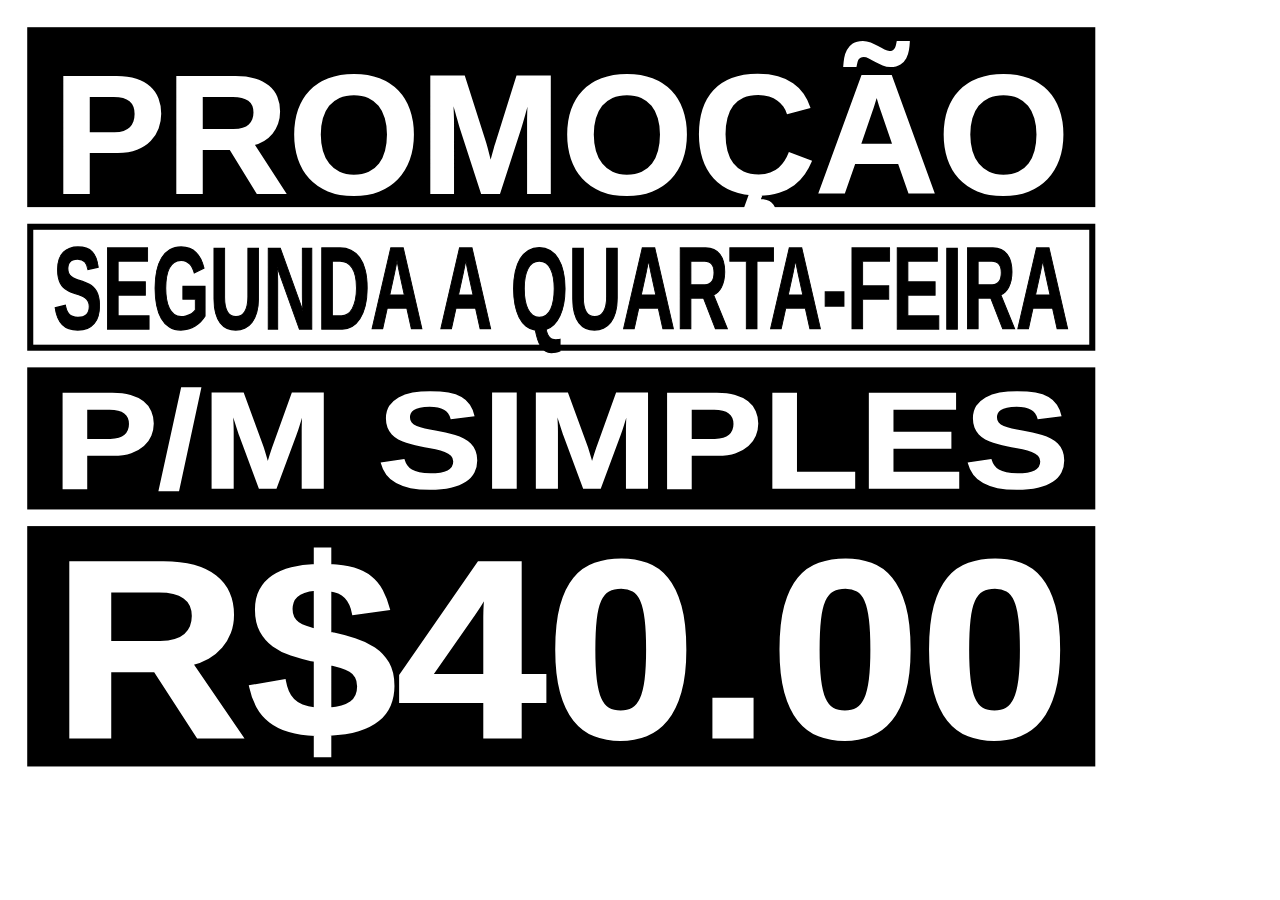
<file: promocao/promocao-horizontal.html>
<!doctype html><html lang="pt-BR"><head><meta charset="utf-8"><title>Promoção - horizontal</title><style>@page{size:297mm 210mm;margin:0}html,body{margin:0;padding:0;background:#fff}svg{display:block}</style></head><body><svg xmlns="http://www.w3.org/2000/svg" viewBox="0 0 297 210" width="297mm" height="210mm"><rect x="8" y="8" width="281" height="46" fill="#000" stroke="#000" stroke-width="1.6"/><text x="14" y="51.0" font-size="44.69" textLength="269" lengthAdjust="spacingAndGlyphs" fill="#fff" stroke="#fff" stroke-width="0.54" font-family="'Liberation Sans',Arial,Helvetica,sans-serif" font-weight="900">PROMOÇÃO</text><rect x="8" y="60" width="281" height="32" fill="#fff" stroke="#000" stroke-width="1.6"/><text x="14" y="87.0" font-size="30.73" textLength="269" lengthAdjust="spacingAndGlyphs" fill="#000" stroke="#000" stroke-width="0.37" font-family="'Liberation Sans',Arial,Helvetica,sans-serif" font-weight="900">SEGUNDA A QUARTA-FEIRA</text><rect x="8" y="98" width="281" height="36" fill="#000" stroke="#000" stroke-width="1.6"/><text x="14" y="129.0" font-size="36.31" textLength="269" lengthAdjust="spacingAndGlyphs" fill="#fff" stroke="#fff" stroke-width="0.44" font-family="'Liberation Sans',Arial,Helvetica,sans-serif" font-weight="900">P/M SIMPLES</text><rect x="8" y="140" width="281" height="62" fill="#000" stroke="#000" stroke-width="1.6"/><text x="14" y="195.0" font-size="67.04" textLength="269" lengthAdjust="spacingAndGlyphs" fill="#fff" stroke="#fff" stroke-width="0.80" font-family="'Liberation Sans',Arial,Helvetica,sans-serif" font-weight="900">R$40.00</text></svg></body></html>
</file>
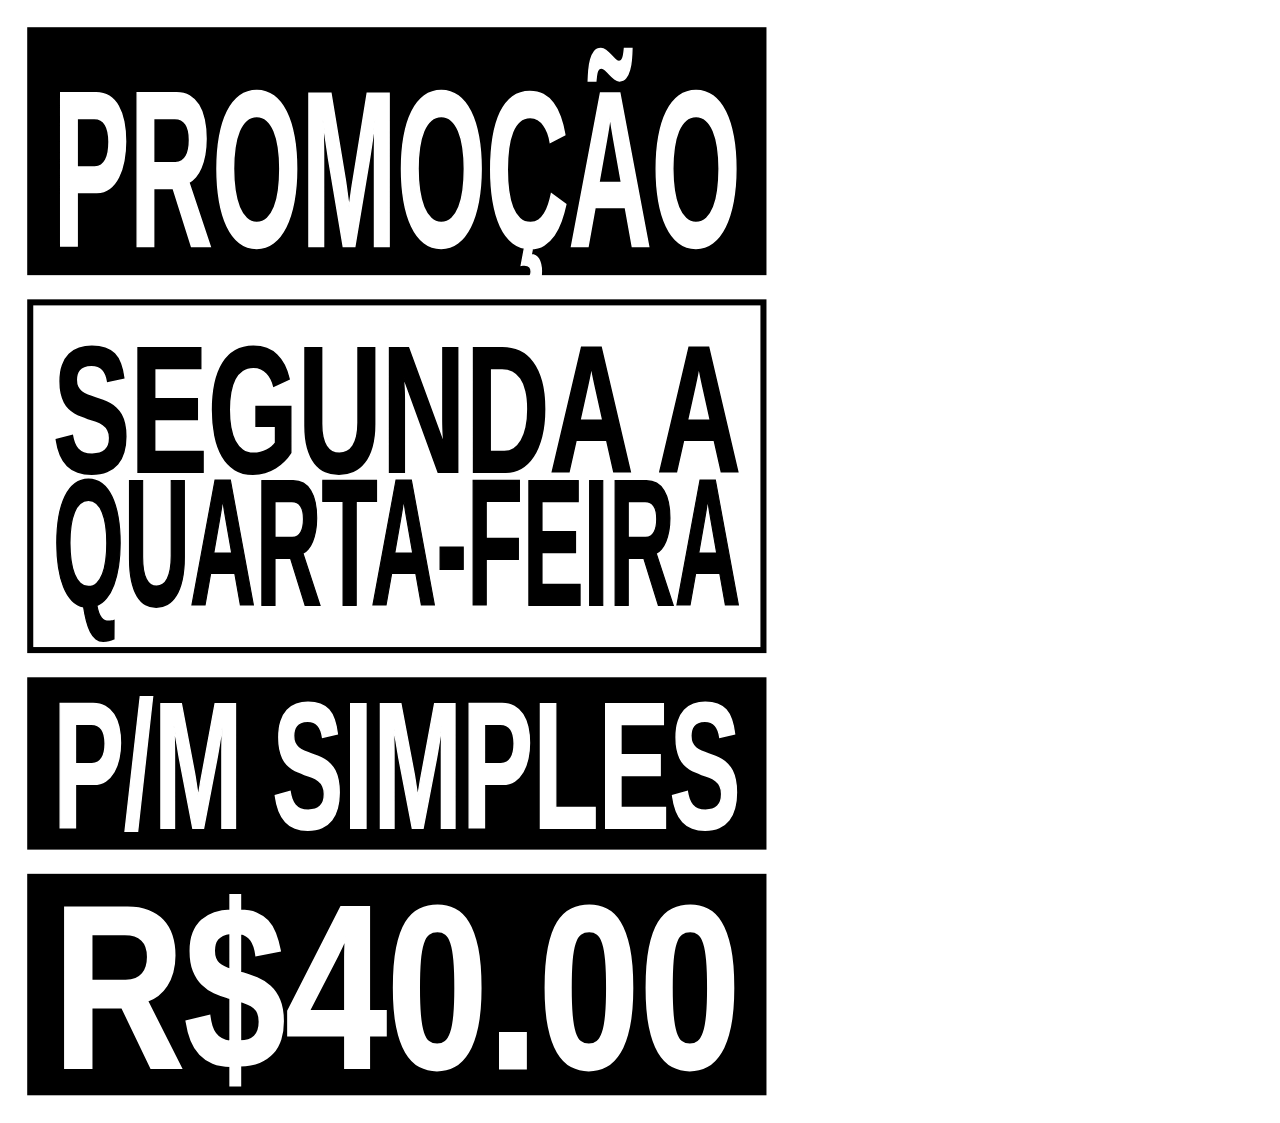
<file: promocao/promocao-vertical.html>
<!doctype html><html lang="pt-BR"><head><meta charset="utf-8"><title>Promoção - vertical</title><style>@page{size:210mm 297mm;margin:0}html,body{margin:0;padding:0;background:#fff}svg{display:block}</style></head><body><svg xmlns="http://www.w3.org/2000/svg" viewBox="0 0 210 297" width="210mm" height="297mm"><rect x="8" y="8" width="194" height="64" fill="#000" stroke="#000" stroke-width="1.6"/><text x="14" y="65.0" font-size="58.66" textLength="182" lengthAdjust="spacingAndGlyphs" fill="#fff" stroke="#fff" stroke-width="0.70" font-family="'Liberation Sans',Arial,Helvetica,sans-serif" font-weight="900">PROMOÇÃO</text><rect x="8" y="80" width="194" height="92" fill="#fff" stroke="#000" stroke-width="1.6"/><text x="14" y="125" font-size="47.49" textLength="182" lengthAdjust="spacingAndGlyphs" fill="#000" stroke="#000" stroke-width="0.57" font-family="'Liberation Sans',Arial,Helvetica,sans-serif" font-weight="900">SEGUNDA A</text><text x="14" y="160" font-size="47.49" textLength="182" lengthAdjust="spacingAndGlyphs" fill="#000" stroke="#000" stroke-width="0.57" font-family="'Liberation Sans',Arial,Helvetica,sans-serif" font-weight="900">QUARTA-FEIRA</text><rect x="8" y="180" width="194" height="44" fill="#000" stroke="#000" stroke-width="1.6"/><text x="14" y="219.0" font-size="47.49" textLength="182" lengthAdjust="spacingAndGlyphs" fill="#fff" stroke="#fff" stroke-width="0.57" font-family="'Liberation Sans',Arial,Helvetica,sans-serif" font-weight="900">P/M SIMPLES</text><rect x="8" y="232" width="194" height="57" fill="#000" stroke="#000" stroke-width="1.6"/><text x="14" y="282.5" font-size="61.45" textLength="182" lengthAdjust="spacingAndGlyphs" fill="#fff" stroke="#fff" stroke-width="0.74" font-family="'Liberation Sans',Arial,Helvetica,sans-serif" font-weight="900">R$40.00</text></svg></body></html>
</file>
<file: css/styles.css>
:root {
  --bg: #f4f6fa; --surface: #fff; --text: #1d2433; --muted: #6a7389; --line: #dfe3ec; --accent: #3b5bdb;
  --blue: #1971c2; --blue-bg: #d0ebff; --red: #c92a2a; --red-bg: #ffe3e3; --green: #2b8a3e; --green-bg: #d3f9d8;
  --warn: #e67700; --hour: 52px;
}
@media (prefers-color-scheme: dark) {
  :root { --bg: #14171f; --surface: #1d222d; --text: #e6e9f0; --muted: #98a1b6; --line: #333a4a; --accent: #748ffc;
    --blue: #74c0fc; --blue-bg: #1c3550; --red: #ffa8a8; --red-bg: #4a2327; --green: #8ce99a; --green-bg: #1f4128; --warn: #ffc078; }
}
* { box-sizing: border-box; }
body { margin: 0; font: 14px/1.4 system-ui, sans-serif; background: var(--bg); color: var(--text); }
button, input, select, textarea { font: inherit; color: inherit; }
button { background: var(--surface); border: 1px solid var(--line); border-radius: 6px; padding: 6px 12px; cursor: pointer; }
button:hover { border-color: var(--accent); }
button.primary { background: var(--accent); color: #fff; border-color: var(--accent); }
button.danger { color: var(--red); }
input, select, textarea { background: var(--surface); border: 1px solid var(--line); border-radius: 6px; padding: 6px 8px; width: 100%; }
.topbar { display: flex; justify-content: space-between; align-items: center; gap: 12px; flex-wrap: wrap; padding: 10px 16px; background: var(--surface); border-bottom: 1px solid var(--line); }
.topbar h1 { font-size: 18px; margin: 0; }
.tab.active { background: var(--accent); color: #fff; border-color: var(--accent); }
main { padding: 12px 16px 220px; }
.muted { color: var(--muted); font-size: 12px; }
.cal-toolbar { display: flex; justify-content: space-between; align-items: center; gap: 8px; flex-wrap: wrap; }
.cal-nav { display: flex; align-items: center; gap: 6px; }
.cal-nav h2 { font-size: 16px; margin: 0 8px; }
.summary { display: flex; gap: 8px; flex-wrap: wrap; margin: 10px 0; }
.stat { background: var(--surface); border: 1px solid var(--line); border-radius: 8px; padding: 6px 10px; }
.stat b { display: block; font-size: 15px; }
.legend { display: flex; gap: 8px; align-items: center; flex-wrap: wrap; margin-bottom: 8px; }
.chip { border-radius: 10px; padding: 1px 8px; font-size: 12px; font-weight: 600; }
.st-em_dia { background: var(--blue-bg); color: var(--blue); }
.st-atrasado { background: var(--red-bg); color: var(--red); }
.st-concluido { background: var(--green-bg); color: var(--green); }

.calendar { overflow-x: auto; background: var(--surface); border: 1px solid var(--line); border-radius: 8px; }
.cal-grid { display: grid; grid-template-columns: 48px repeat(7, minmax(120px, 1fr)); min-width: 900px; }
.cal-head { position: sticky; top: 0; z-index: 3; background: var(--surface); border-bottom: 1px solid var(--line); padding: 6px; font-size: 12px; }
.cal-head.today { background: var(--blue-bg); }
.cal-head .dname { font-weight: 700; font-size: 13px; }
.cal-head .totals { color: var(--muted); }
.gutter { position: relative; }
.gutter span { position: absolute; right: 6px; font-size: 11px; color: var(--muted); transform: translateY(-50%); }
.col { position: relative; border-left: 1px solid var(--line); cursor: cell;
  background-image: linear-gradient(var(--line) 1px, transparent 1px); background-size: 100% var(--hour); }
.col.today { background-color: color-mix(in srgb, var(--blue-bg) 35%, transparent); }
.col.dragover { outline: 2px dashed var(--accent); outline-offset: -2px; }
.now-line { position: absolute; left: 0; right: 0; height: 2px; background: var(--red); z-index: 2; pointer-events: none; }
.block { position: absolute; left: 3px; right: 3px; border-radius: 6px; padding: 3px 6px; overflow: hidden; cursor: pointer;
  border-left: 5px solid; font-size: 12px; z-index: 1; box-shadow: 0 1px 2px rgba(0,0,0,.15); }
.block.st-em_dia { background: var(--blue-bg); border-color: var(--blue); color: var(--text); }
.block.st-atrasado { background: var(--red-bg); border-color: var(--red); color: var(--text); }
.block.st-concluido { background: var(--green-bg); border-color: var(--green); color: var(--text); }
.block.conflict { outline: 2px solid var(--warn); }
.block.active { box-shadow: 0 0 0 2px var(--accent); }
.block b { display: block; white-space: nowrap; overflow: hidden; text-overflow: ellipsis; }
.block .meta { white-space: nowrap; overflow: hidden; text-overflow: ellipsis; color: var(--muted); }
.tag { font-weight: 700; font-size: 11px; }
.tag.run { color: var(--accent); }
.tag.warn { color: var(--warn); }

.filters { display: flex; gap: 10px; flex-wrap: wrap; align-items: end; margin-bottom: 12px; }
.filters label { display: grid; gap: 2px; font-size: 12px; color: var(--muted); }
table { width: 100%; border-collapse: collapse; background: var(--surface); border: 1px solid var(--line); }
th, td { padding: 6px 8px; border-bottom: 1px solid var(--line); text-align: right; white-space: nowrap; }
th:first-child, td:first-child, td.l, th.l { text-align: left; }
.table-wrap { overflow-x: auto; margin-bottom: 14px; }
tr.total td { font-weight: 700; background: var(--bg); }
tr.sub td { background: var(--bg); font-size: 13px; }
details.rep-blocks summary { cursor: pointer; color: var(--accent); }

dialog { border: 1px solid var(--line); border-radius: 10px; background: var(--surface); color: var(--text); padding: 16px; width: min(640px, 94vw); max-height: 92vh; overflow: auto; }
dialog::backdrop { background: rgba(0,0,0,.45); }
dialog h3 { margin-top: 0; }
.form-grid { display: grid; grid-template-columns: repeat(auto-fit, minmax(160px, 1fr)); gap: 10px; }
.form-grid label, .field { display: grid; gap: 2px; font-size: 12px; color: var(--muted); }
.form-grid .wide { grid-column: 1 / -1; }
fieldset { border: 1px solid var(--line); border-radius: 8px; margin: 12px 0; padding: 10px; }
legend { font-size: 12px; color: var(--muted); padding: 0 4px; }
.preview { background: var(--bg); border-radius: 8px; padding: 8px 10px; margin-top: 10px; }
.errors { color: var(--red); background: var(--red-bg); border-radius: 6px; padding: 6px 10px; margin: 8px 0; }
.errors:empty { display: none; }
.actions { display: flex; gap: 8px; justify-content: flex-end; flex-wrap: wrap; margin-top: 14px; }
.actions .left { margin-right: auto; display: flex; gap: 8px; flex-wrap: wrap; }

.timer { position: fixed; right: 12px; bottom: 12px; width: min(380px, calc(100vw - 24px)); background: var(--surface); border: 2px solid var(--accent);
  border-radius: 12px; padding: 12px 14px; box-shadow: 0 6px 24px rgba(0,0,0,.25); z-index: 10; }
.timer.rest { border-color: var(--green); }
.timer.extra { border-color: var(--warn); }
.timer .phase { font-weight: 700; text-transform: uppercase; font-size: 12px; letter-spacing: .05em; }
.timer .clock { font-size: 44px; font-weight: 700; font-variant-numeric: tabular-nums; line-height: 1.1; }
.timer .row { display: flex; gap: 6px; flex-wrap: wrap; margin-top: 8px; }
.timer .info { font-size: 12px; color: var(--muted); display: grid; gap: 1px; margin-top: 6px; }
.alert-banner { background: var(--warn); color: #000; padding: 10px 16px; font-weight: 700; display: flex; justify-content: space-between; align-items: center; gap: 12px; }
.alert-banner[hidden] { display: none; }

.stat.bad { border-color: var(--red); background: var(--red-bg); }
.cap-warn { flex-basis: 100%; background: var(--red-bg); color: var(--red); border-radius: 8px; padding: 6px 10px; font-weight: 600; }
.form-grid label.check { display: flex; gap: 6px; align-items: center; color: var(--text); }
.form-grid label.check input { width: auto; }

.chat-drawer { position: fixed; right: 12px; top: 64px; bottom: 12px; width: min(380px, calc(100vw - 24px)); z-index: 9; background: var(--surface);
  border: 1px solid var(--line); border-radius: 12px; padding: 10px; box-shadow: 0 6px 24px rgba(0,0,0,.2); display: flex; flex-direction: column; }
.chat-drawer[hidden] { display: none; }
body.has-timer .chat-drawer { bottom: 270px; }
@media (min-width: 1100px) { body.chat-open main { margin-right: 404px; } }
.chat-drawer.chat { height: auto; }

#dlg-schedule { width: min(860px, 96vw); }
.sched-row { display: grid; grid-template-columns: repeat(auto-fit, minmax(110px, 1fr)); gap: 6px; padding: 8px; border: 1px solid var(--line); border-radius: 8px; margin-bottom: 8px; }
.sched-row label { display: grid; gap: 2px; font-size: 11px; color: var(--muted); }
.sched-row .rm { align-self: end; }
.sched-out table td, .sched-out table th { padding: 4px 6px; }
.sched-out input[type=date], .sched-out input[type=time] { width: auto; }
.unplaced { background: var(--red-bg); color: var(--red); border-radius: 8px; padding: 6px 10px; margin: 6px 0; }

/* Passo a passo de criação de bloco */
.form-grid [hidden] { display: none; }
.wz-steps { display: flex; gap: 6px; list-style: none; padding: 0; margin: 0 0 12px; flex-wrap: wrap; }
.wz-steps li { flex: 1 1 100px; padding: 6px 8px; border-radius: 6px; border: 1px solid var(--line); color: var(--muted); font-size: 12px; }
.wz-steps li.on { border-color: var(--accent); color: var(--text); background: var(--bg); font-weight: 700; }
.wz-sum { display: grid; grid-template-columns: max-content 1fr; gap: 4px 12px; margin: 0 0 10px; }
.wz-sum dt { color: var(--muted); font-size: 12px; }
.wz-sum dd { margin: 0; }
.wz-list { list-style: none; padding: 0; margin: 8px 0; display: grid; gap: 6px; }
.wz-list li { display: flex; gap: 8px; align-items: center; padding: 6px 10px; border-radius: 6px; border: 1px solid var(--warn); }
.wz-list li > span:nth-child(2) { flex: 1; }
.wz-list li.wz-block { border-color: var(--red); background: var(--red-bg); }
.wz-ok { color: var(--green); font-weight: 700; }
.warns { color: var(--warn); border: 1px solid var(--warn); border-radius: 6px; padding: 6px 10px; margin: 8px 0; display: grid; gap: 4px; }
.warns:empty { display: none; }
.field-err { color: var(--red); font-size: 12px; }
[aria-invalid="true"] { border-color: var(--red); }
.wz-cfgbtns { display: flex; gap: 8px; flex-wrap: wrap; margin-top: 10px; }
</file>
<file: css/chat.css>
/* Painel do chat. Usa as variáveis de cor do app (com valores de reserva) e só estiliza .chat. */
.chat { display: flex; flex-direction: column; gap: 8px; min-height: 0; height: 100%; font-size: 14px; color: var(--text, #1d2433); }
.chat-head { display: flex; justify-content: space-between; align-items: center; gap: 8px; flex-wrap: wrap; }
.chat-head button { font-size: 12px; padding: 3px 8px; }
.chat-head button:disabled { opacity: .5; cursor: default; }
.chat-banner { background: var(--red-bg, #ffe3e3); color: var(--red, #c92a2a); border-radius: 8px; padding: 8px 10px; font-size: 13px; }
.chat-banner[hidden] { display: none; }
.chat-list { flex: 1; min-height: 120px; overflow-y: auto; display: flex; flex-direction: column; gap: 6px; padding: 4px 2px; }
.chat-msg { max-width: 92%; padding: 6px 10px; border-radius: 10px; line-height: 1.4; overflow-wrap: anywhere; }
.chat-user { align-self: flex-end; background: var(--accent, #3b5bdb); color: #fff; }
.chat-assistant { align-self: flex-start; background: var(--surface, #fff); border: 1px solid var(--line, #dfe3ec); }
.chat-system { align-self: flex-start; background: var(--bg, #f4f6fa); border: 1px dashed var(--line, #dfe3ec); color: var(--muted, #6a7389); font-size: 13px; }
.chat-card { align-self: stretch; background: var(--surface, #fff); border: 1px solid var(--accent, #3b5bdb); border-radius: 10px; padding: 8px 10px; }
.chat-card.done { opacity: .6; border-color: var(--line, #dfe3ec); }
.chat-card p { margin: 6px 0; }
.chat-card-title { font-weight: 700; font-size: 13px; margin-bottom: 4px; }
.chat-card ul { margin: 4px 0; padding-left: 18px; }
.chat-warn { color: var(--warn, #e67700); }
.chat-conf { color: var(--red, #c92a2a); }
.chat-cap, .chat-info { color: var(--muted, #6a7389); font-size: 12px; }
.chat-day { font-size: 13px; margin: 2px 0; }
.chat-actions { display: flex; gap: 6px; flex-wrap: wrap; margin-top: 6px; }
.chat-actions button:disabled { opacity: .5; cursor: default; }
.chat-form { display: flex; gap: 6px; align-items: flex-end; }
.chat-input { flex: 1; resize: vertical; min-height: 40px; max-height: 140px; }
.chat-form button { align-self: stretch; }
</file>
